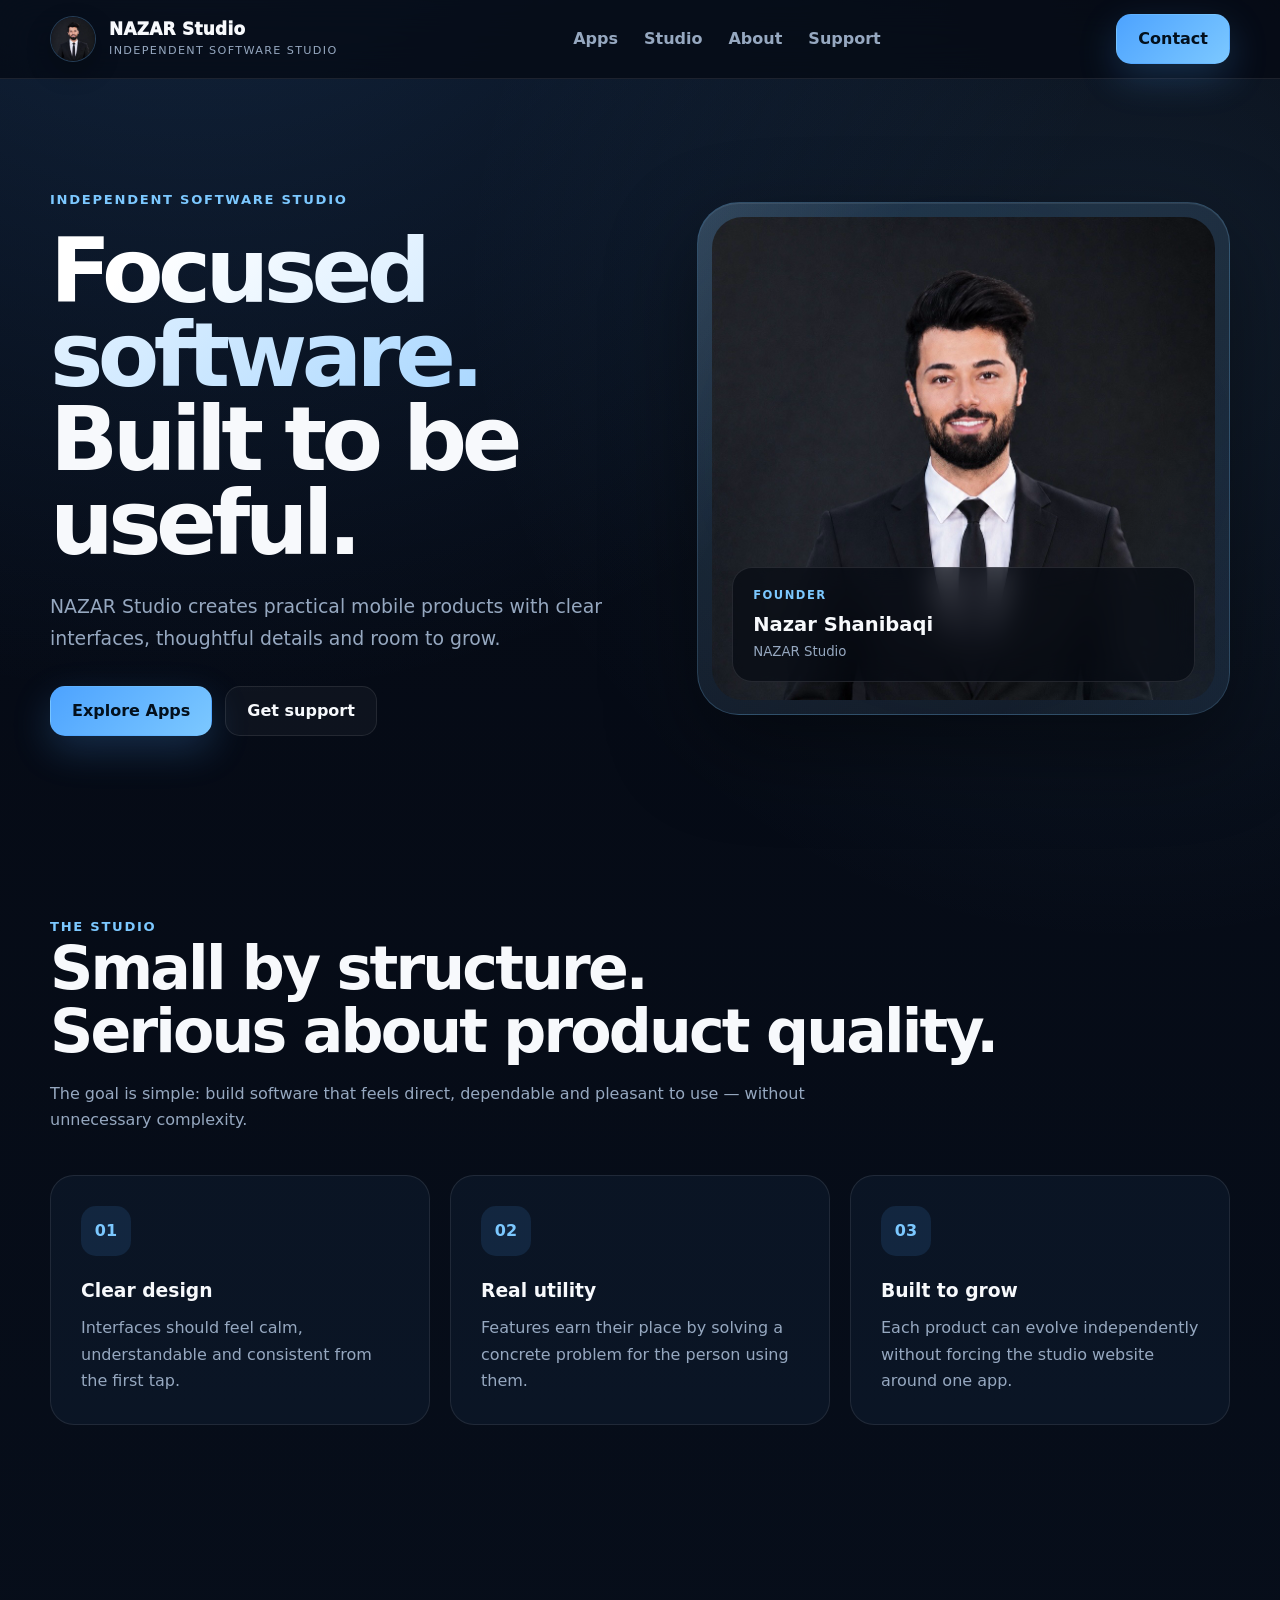
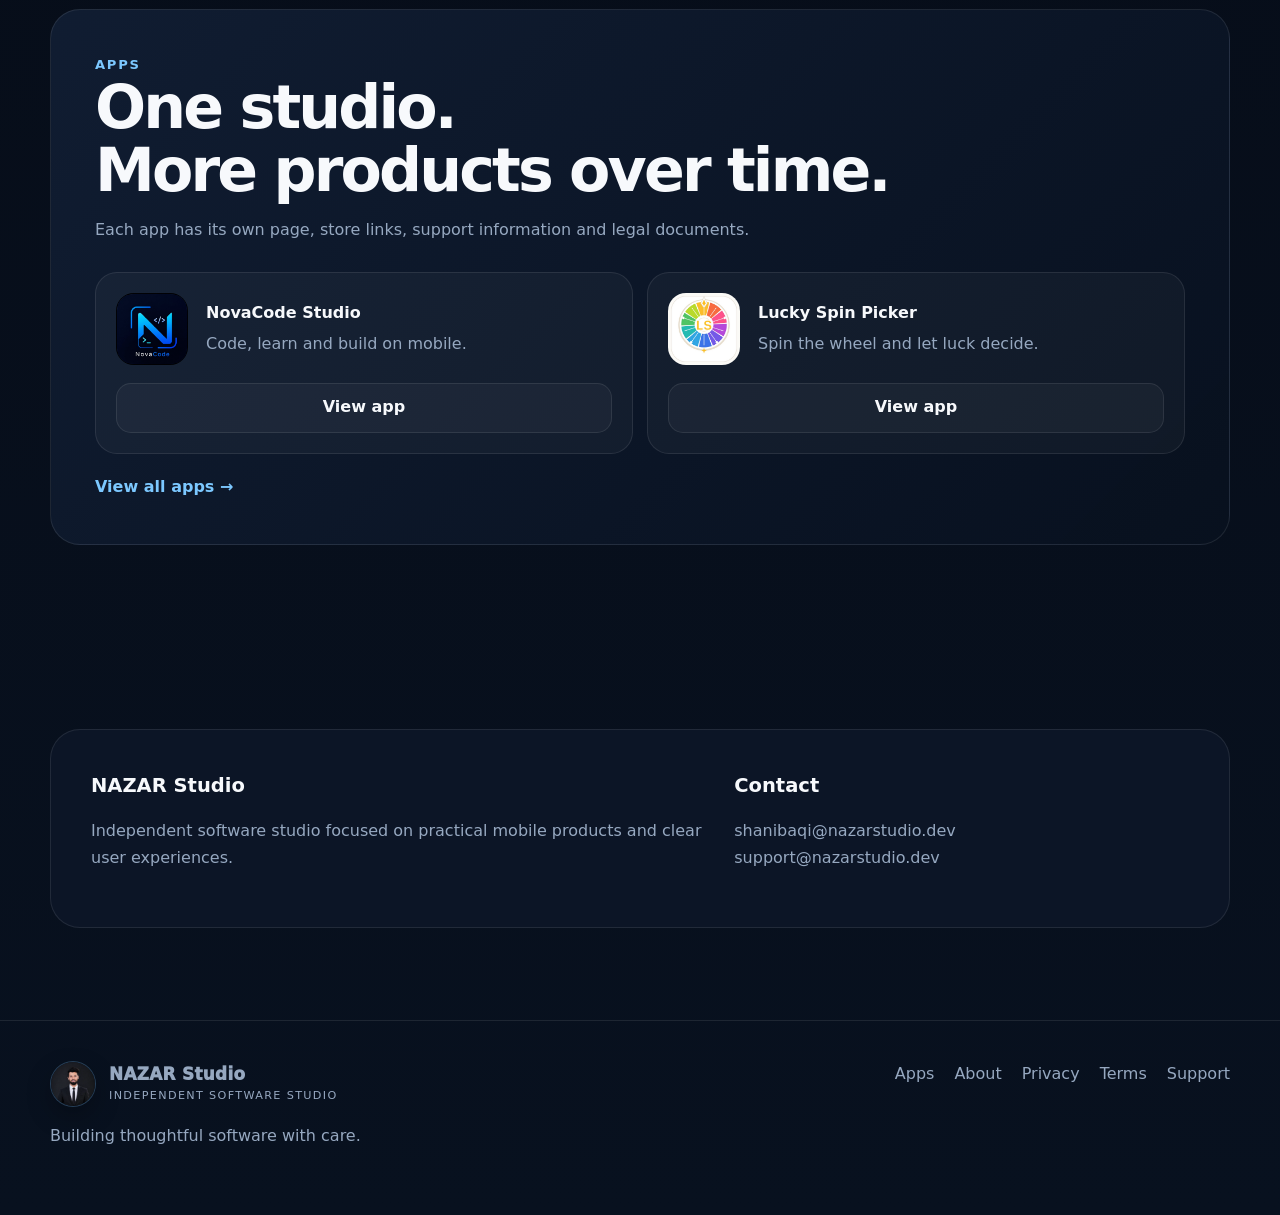
<file: index.html>
<!doctype html>
<html lang="en">
<head>
  <meta charset="utf-8">
  <meta name="viewport" content="width=device-width,initial-scale=1">
  <meta name="theme-color" content="#050913">
  <meta name="description" content="NAZAR Studio — independent software studio building focused mobile products with clear design and practical utility.">
  <title>NAZAR Studio — Independent Software Studio</title>
  <link rel="icon" href="assets/nazar-favicon.png" type="image/png">
  <link rel="stylesheet" href="styles.css">
</head>
<body>
<header>
  <div class="container nav">
    <a class="brand" href="index.html">
      <img class="profile-mark" src="assets/nazar-profile-hq.png" alt="Nazar Shanibaqi">
      <span class="brandcopy"><span class="brandname">NAZAR Studio</span><span class="brandtag">Independent Software Studio</span></span>
    </a>
    <nav class="navlinks">
      <a href="apps.html">Apps</a>
      <a href="#studio">Studio</a>
      <a href="about.html">About</a>
      <a href="support.html">Support</a>
    </nav>
    <a class="btn primary" href="mailto:shanibaqi@nazarstudio.dev">Contact</a>
  </div>
</header>
<main>
  <section class="hero studio-hero">
    <div class="container studio-hero-grid">
      <div class="reveal">
        <div class="kicker">Independent Software Studio</div>
        <h1><span>Focused software.</span><br>Built to be useful.</h1>
        <p class="lead">NAZAR Studio creates practical mobile products with clear interfaces, thoughtful details and room to grow.</p>
        <div class="actions">
          <a class="btn primary" href="apps.html">Explore Apps</a>
          <a class="btn secondary" href="support.html">Get support</a>
        </div>
      </div>
      <a class="founder-portrait reveal" href="about.html" aria-label="About Nazar Shanibaqi">
        <div class="portrait-glow"></div>
        <div class="portrait-frame tilt-card">
          <img src="assets/nazar-profile-hq.png" alt="Nazar Shanibaqi, founder of NAZAR Studio">
          <div class="portrait-caption"><span>Founder</span><strong>Nazar Shanibaqi</strong><small>NAZAR Studio</small></div>
        </div>
      </a>
    </div>
  </section>

  <section class="section" id="studio">
    <div class="container">
      <div class="kicker">The studio</div>
      <h2>Small by structure.<br>Serious about product quality.</h2>
      <p class="section-intro">The goal is simple: build software that feels direct, dependable and pleasant to use — without unnecessary complexity.</p>
      <div class="grid">
        <div class="card reveal"><div class="icon">01</div><h3>Clear design</h3><p>Interfaces should feel calm, understandable and consistent from the first tap.</p></div>
        <div class="card reveal"><div class="icon">02</div><h3>Real utility</h3><p>Features earn their place by solving a concrete problem for the person using them.</p></div>
        <div class="card reveal"><div class="icon">03</div><h3>Built to grow</h3><p>Each product can evolve independently without forcing the studio website around one app.</p></div>
      </div>
    </div>
  </section>

  <section class="section">
    <div class="container apps-preview reveal">
      <div>
        <div class="kicker">Apps</div>
        <h2>One studio.<br>More products over time.</h2>
        <p>Each app has its own page, store links, support information and legal documents.</p>
      </div>
      <div class="preview-apps-grid">
        <div class="preview-app-card">
          <img src="assets/novacode-icon.png" alt="NovaCode Studio icon">
          <div><strong>NovaCode Studio</strong><span>Code, learn and build on mobile.</span></div>
          <a class="btn secondary" href="novacode.html">View app</a>
        </div>
        <div class="preview-app-card">
          <img src="assets/lucky-spin-picker-icon.png" alt="Lucky Spin Picker app icon">
          <div><strong>Lucky Spin Picker</strong><span>Spin the wheel and let luck decide.</span></div>
          <a class="btn secondary" href="lucky-spin-picker.html">View app</a>
        </div>
      </div>
      <a class="text-link" href="apps.html">View all apps →</a>
    </div>
  </section>

  <section class="section">
    <div class="container studio-strip reveal">
      <div><strong>NAZAR Studio</strong><p>Independent software studio focused on practical mobile products and clear user experiences.</p></div>
      <div><strong>Contact</strong><p><a href="mailto:shanibaqi@nazarstudio.dev">shanibaqi@nazarstudio.dev</a><br><a href="mailto:support@nazarstudio.dev">support@nazarstudio.dev</a></p></div>
    </div>
  </section>
</main>
<footer>
  <div class="container footer">
    <div><div class="brand"><img class="profile-mark" src="assets/nazar-profile-hq.png" alt="Nazar Shanibaqi"><span class="brandcopy"><span class="brandname">NAZAR Studio</span><span class="brandtag">Independent Software Studio</span></span></div><p>Building thoughtful software with care.</p></div>
    <div class="footerlinks"><a href="apps.html">Apps</a><a href="about.html">About</a><a href="privacy.html">Privacy</a><a href="terms.html">Terms</a><a href="support.html">Support</a></div>
  </div>
</footer>
<script src="script.js"></script>
</body>
</html>
</file>
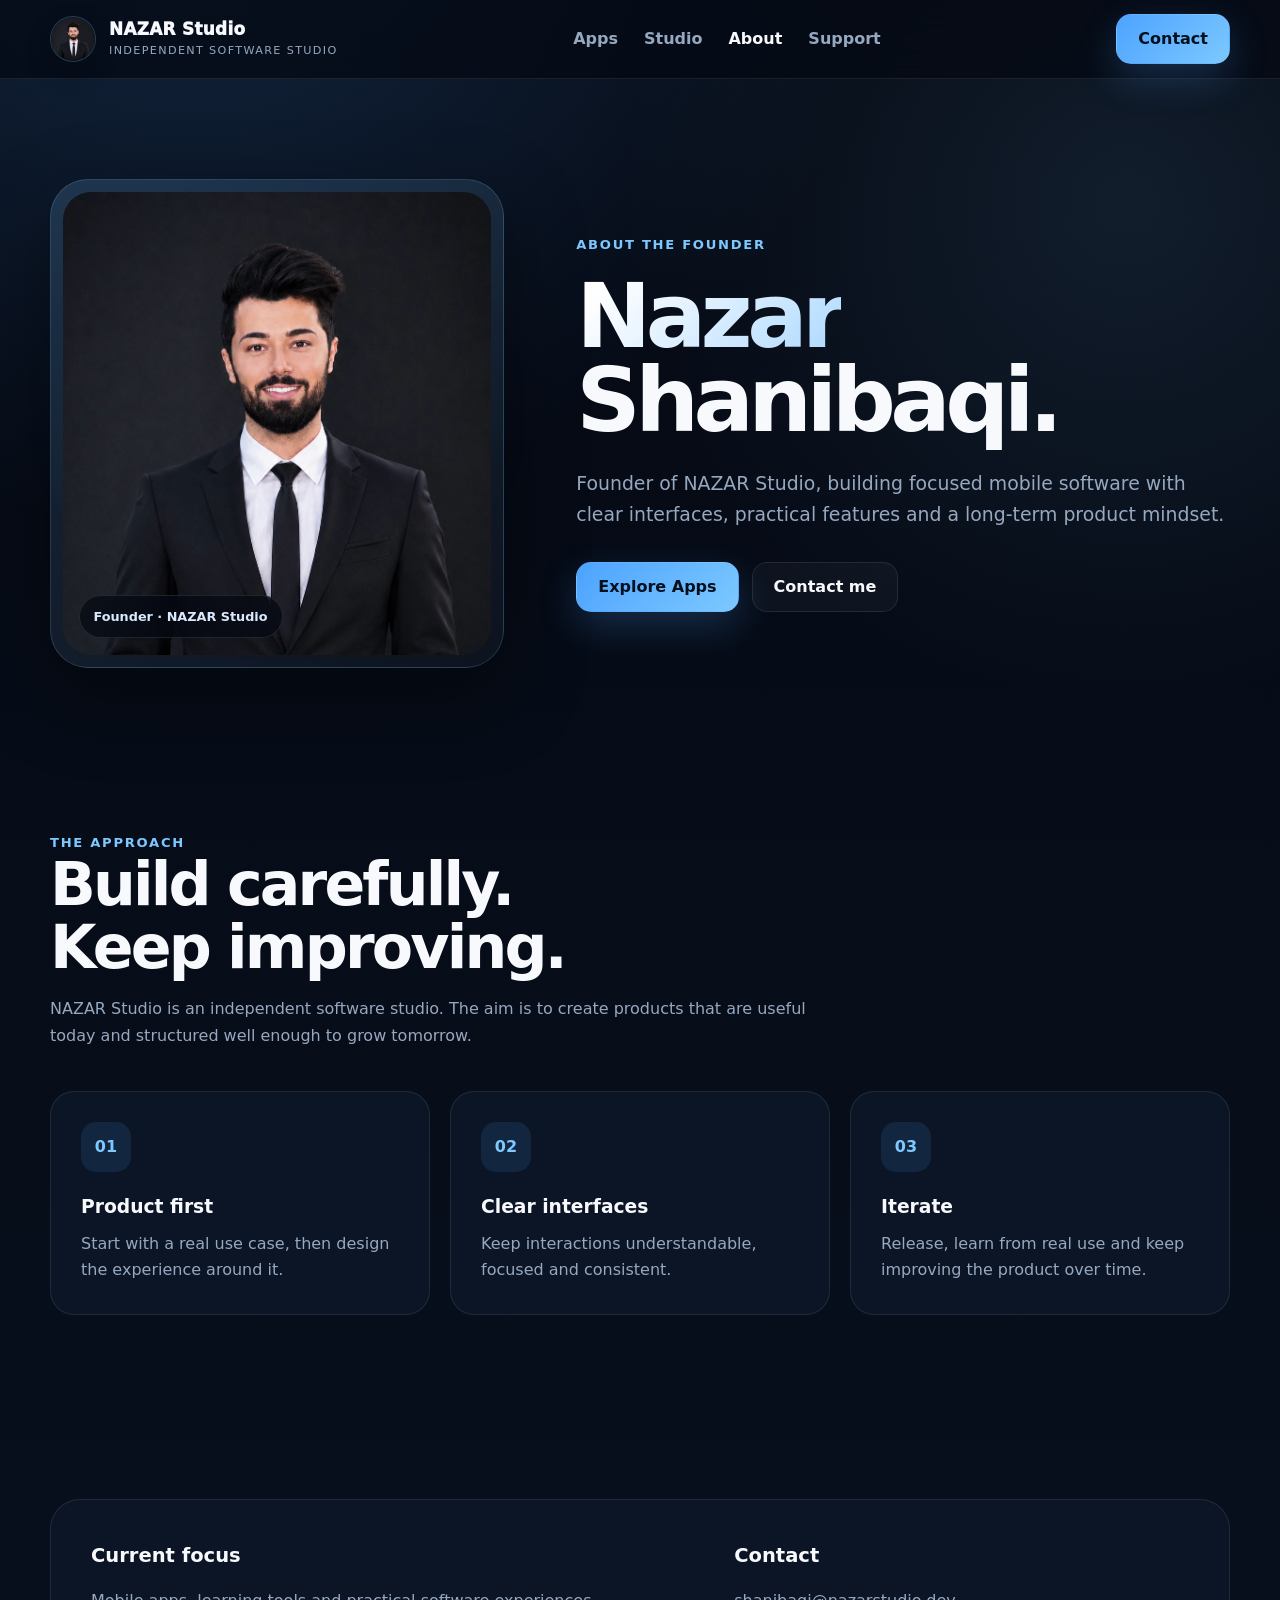
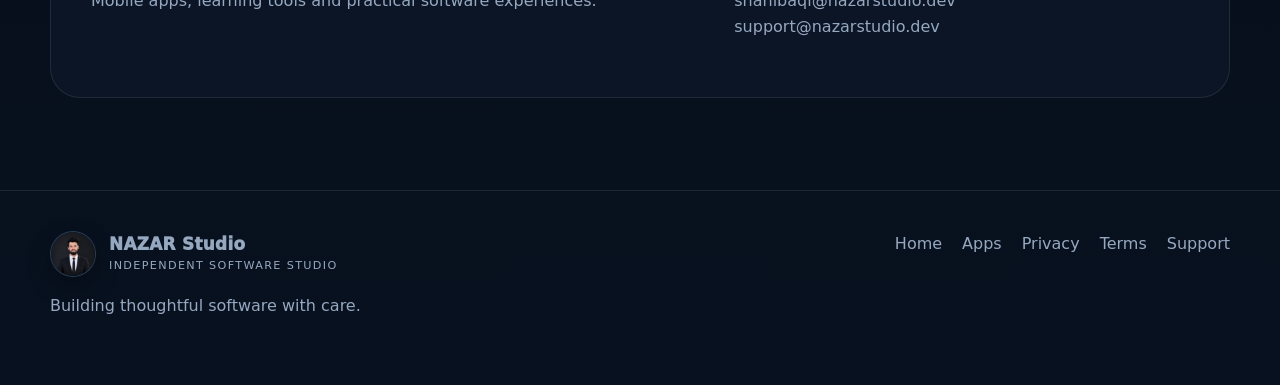
<file: about.html>
<!doctype html>
<html lang="en">
<head>
  <meta charset="utf-8">
  <meta name="viewport" content="width=device-width,initial-scale=1">
  <meta name="theme-color" content="#050913">
  <meta name="description" content="About Nazar Shanibaqi, founder of NAZAR Studio.">
  <title>About — NAZAR Studio</title>
  <link rel="icon" href="assets/nazar-favicon.png" type="image/png">
  <link rel="stylesheet" href="styles.css">
</head>
<body>
<header><div class="container nav"><a class="brand" href="index.html"><img class="profile-mark" src="assets/nazar-profile-hq.png" alt="Nazar Shanibaqi"><span class="brandcopy"><span class="brandname">NAZAR Studio</span><span class="brandtag">Independent Software Studio</span></span></a><nav class="navlinks"><a href="apps.html">Apps</a><a href="index.html#studio">Studio</a><a class="active-link" href="about.html">About</a><a href="support.html">Support</a></nav><a class="btn primary" href="mailto:shanibaqi@nazarstudio.dev">Contact</a></div></header>
<main>
<section class="about-hero"><div class="container about-grid"><div class="about-photo-wrap reveal"><div class="portrait-glow"></div><div class="about-photo tilt-card"><img src="assets/nazar-profile-hq.png" alt="Nazar Shanibaqi"><span class="photo-chip">Founder · NAZAR Studio</span></div></div><div class="reveal"><div class="kicker">About the founder</div><h1><span>Nazar</span><br>Shanibaqi.</h1><p class="lead">Founder of NAZAR Studio, building focused mobile software with clear interfaces, practical features and a long-term product mindset.</p><div class="actions"><a class="btn primary" href="apps.html">Explore Apps</a><a class="btn secondary" href="mailto:shanibaqi@nazarstudio.dev">Contact me</a></div></div></div></section>
<section class="section"><div class="container"><div class="kicker">The approach</div><h2>Build carefully.<br>Keep improving.</h2><p class="section-intro">NAZAR Studio is an independent software studio. The aim is to create products that are useful today and structured well enough to grow tomorrow.</p><div class="grid"><div class="card reveal"><div class="icon">01</div><h3>Product first</h3><p>Start with a real use case, then design the experience around it.</p></div><div class="card reveal"><div class="icon">02</div><h3>Clear interfaces</h3><p>Keep interactions understandable, focused and consistent.</p></div><div class="card reveal"><div class="icon">03</div><h3>Iterate</h3><p>Release, learn from real use and keep improving the product over time.</p></div></div></div></section>
<section class="section"><div class="container studio-strip reveal"><div><strong>Current focus</strong><p>Mobile apps, learning tools and practical software experiences.</p></div><div><strong>Contact</strong><p><a href="mailto:shanibaqi@nazarstudio.dev">shanibaqi@nazarstudio.dev</a><br><a href="mailto:support@nazarstudio.dev">support@nazarstudio.dev</a></p></div></div></section>
</main>
<footer><div class="container footer"><div><div class="brand"><img class="profile-mark" src="assets/nazar-profile-hq.png" alt="Nazar Shanibaqi"><span class="brandcopy"><span class="brandname">NAZAR Studio</span><span class="brandtag">Independent Software Studio</span></span></div><p>Building thoughtful software with care.</p></div><div class="footerlinks"><a href="index.html">Home</a><a href="apps.html">Apps</a><a href="privacy.html">Privacy</a><a href="terms.html">Terms</a><a href="support.html">Support</a></div></div></footer>
<script src="script.js"></script></body></html>
</file>
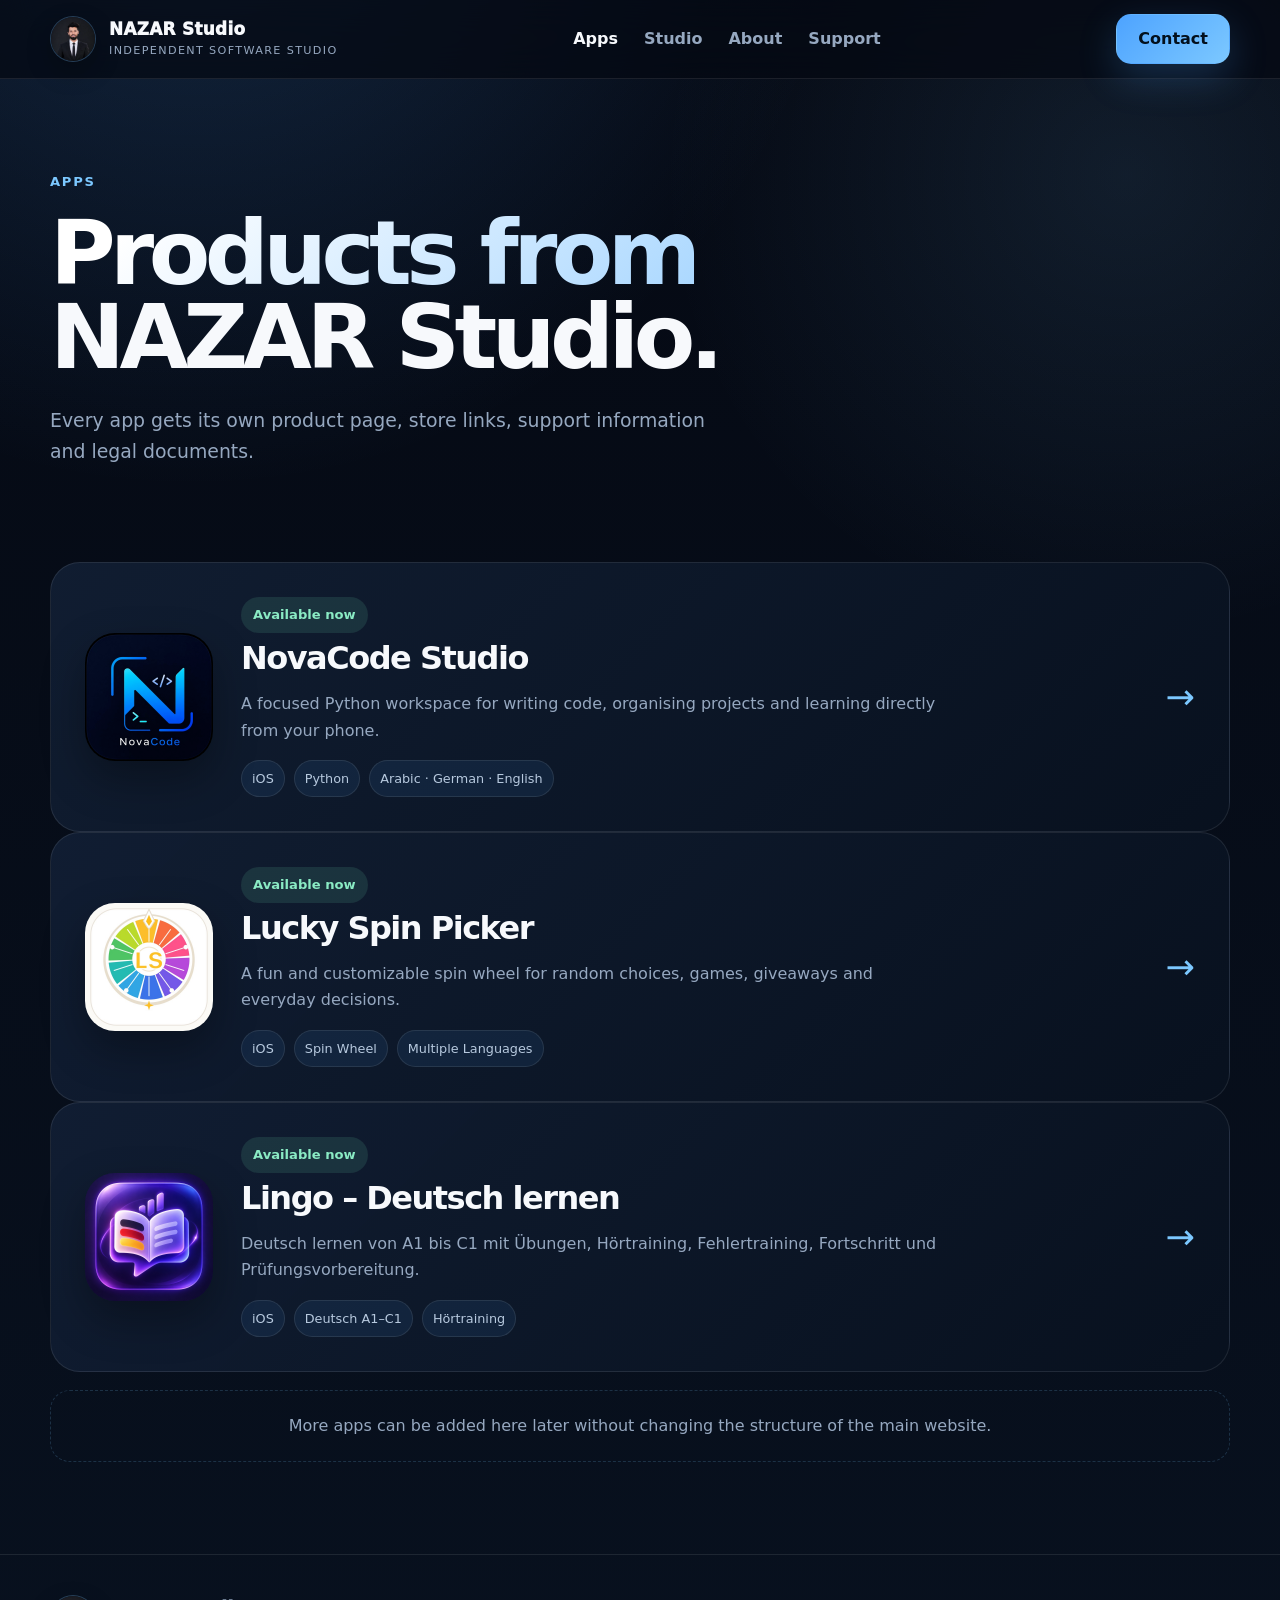
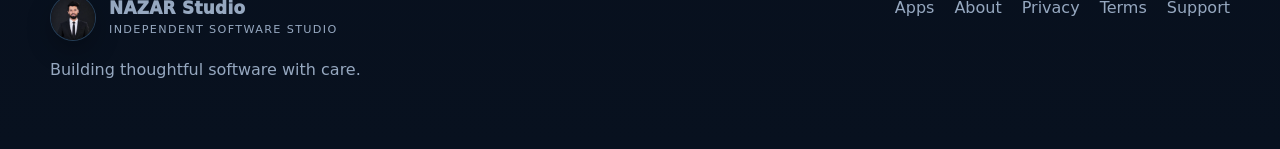
<file: apps.html>
<!doctype html>
<html lang="en">
<head>
  <meta charset="utf-8">
  <meta name="viewport" content="width=device-width,initial-scale=1">
  <meta name="theme-color" content="#050913">
  <meta name="description" content="Apps by NAZAR Studio.">
  <title>Apps — NAZAR Studio</title>
  <link rel="icon" href="assets/nazar-favicon.png" type="image/png">
  <link rel="stylesheet" href="styles.css">
</head>
<body>
<header><div class="container nav"><a class="brand" href="index.html"><img class="profile-mark" src="assets/nazar-profile-hq.png" alt="Nazar Shanibaqi"><span class="brandcopy"><span class="brandname">NAZAR Studio</span><span class="brandtag">Independent Software Studio</span></span></a><nav class="navlinks"><a class="active-link" href="apps.html">Apps</a><a href="index.html#studio">Studio</a><a href="about.html">About</a><a href="support.html">Support</a></nav><a class="btn primary" href="mailto:shanibaqi@nazarstudio.dev">Contact</a></div></header>
<main>
<section class="product-page-hero"><div class="container"><div class="kicker">Apps</div><h1><span>Products from</span><br>NAZAR Studio.</h1><p class="lead">Every app gets its own product page, store links, support information and legal documents.</p></div></section>
<section class="section apps-library"><div class="container"><a class="app-library-card reveal" href="novacode.html"><img src="assets/novacode-icon.png" alt="NovaCode Studio icon"><div class="app-library-copy"><span class="badge">Available now</span><h2>NovaCode Studio</h2><p>A focused Python workspace for writing code, organising projects and learning directly from your phone.</p><div class="mini-meta"><span>iOS</span><span>Python</span><span>Arabic · German · English</span></div></div><span class="app-arrow">→</span></a><a class="app-library-card reveal" href="lucky-spin-picker.html"><img src="assets/lucky-spin-picker-icon.png" alt="Lucky Spin Picker app icon"><div class="app-library-copy"><span class="badge">Available now</span><h2>Lucky Spin Picker</h2><p>A fun and customizable spin wheel for random choices, games, giveaways and everyday decisions.</p><div class="mini-meta"><span>iOS</span><span>Spin Wheel</span><span>Multiple Languages</span></div></div><span class="app-arrow">→</span></a><a class="app-library-card reveal" href="lingo.html"><img src="assets/lingo-icon.png" alt="Lingo – Deutsch lernen app icon"><div class="app-library-copy"><span class="badge">Available now</span><h2>Lingo – Deutsch lernen</h2><p>Deutsch lernen von A1 bis C1 mit Übungen, Hörtraining, Fehlertraining, Fortschritt und Prüfungsvorbereitung.</p><div class="mini-meta"><span>iOS</span><span>Deutsch A1–C1</span><span>Hörtraining</span></div></div><span class="app-arrow">→</span></a><div class="future-app reveal"><span>More apps can be added here later without changing the structure of the main website.</span></div></div></section>
</main>
<footer><div class="container footer"><div><div class="brand"><img class="profile-mark" src="assets/nazar-profile-hq.png" alt="Nazar Shanibaqi"><span class="brandcopy"><span class="brandname">NAZAR Studio</span><span class="brandtag">Independent Software Studio</span></span></div><p>Building thoughtful software with care.</p></div><div class="footerlinks"><a href="apps.html">Apps</a><a href="about.html">About</a><a href="privacy.html">Privacy</a><a href="terms.html">Terms</a><a href="support.html">Support</a></div></div></footer><script src="script.js"></script></body></html>
</file>
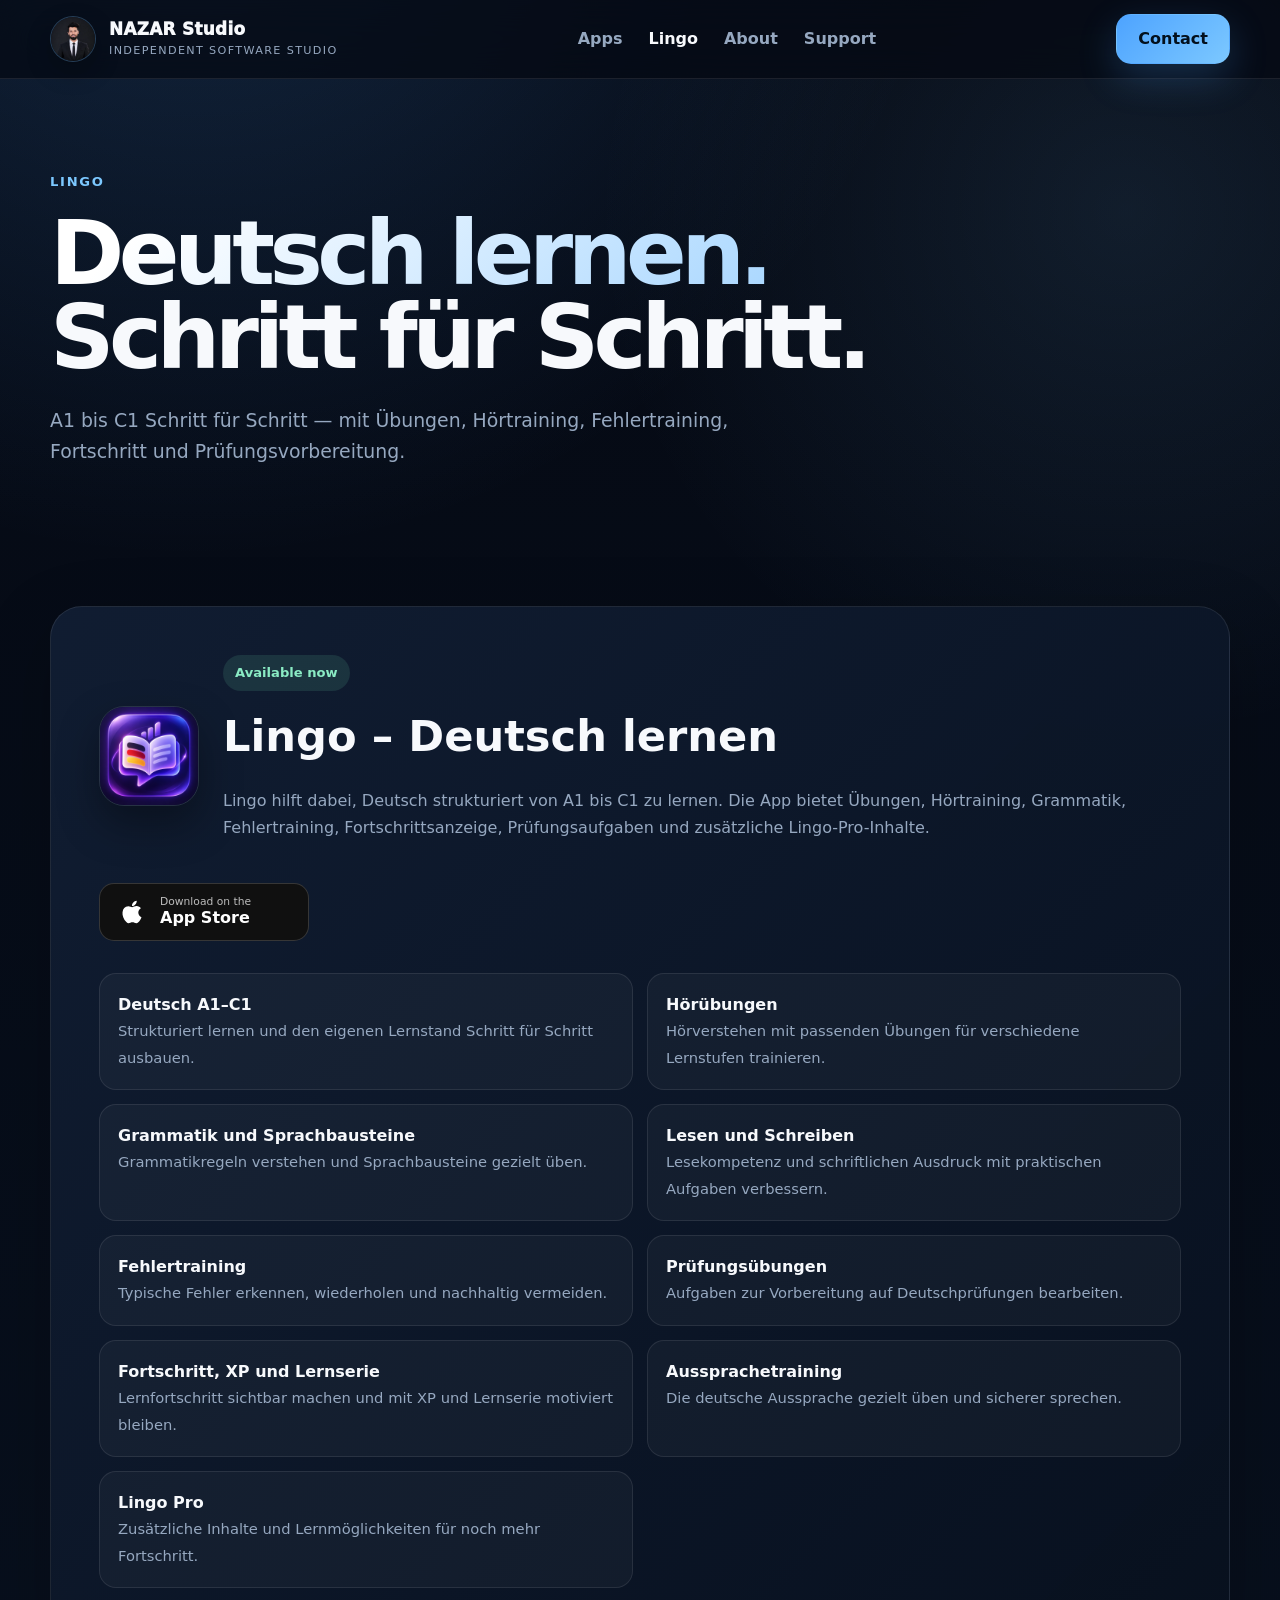
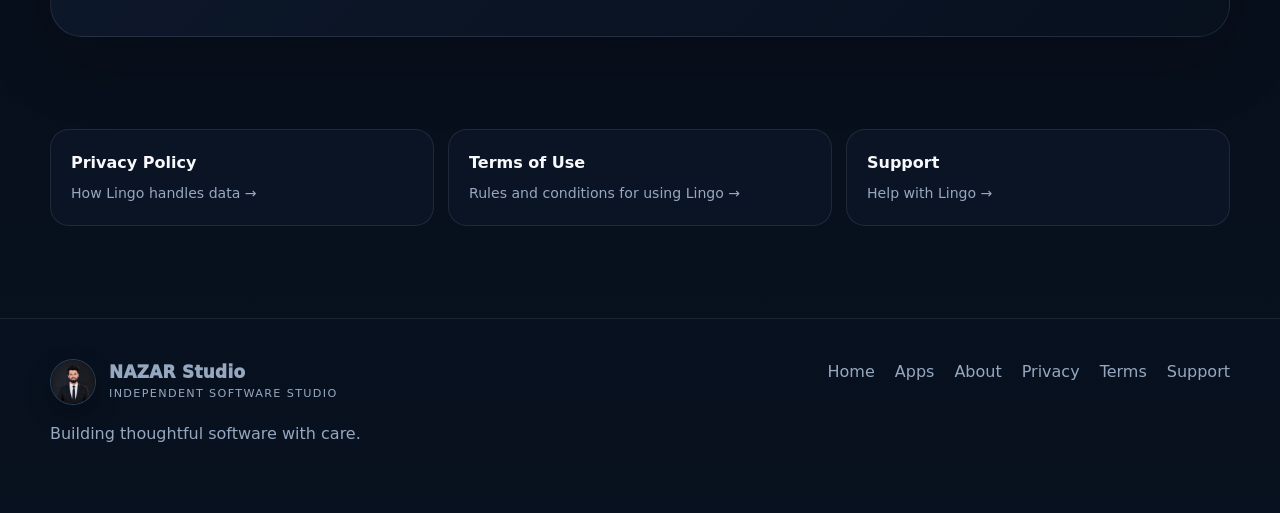
<file: lingo.html>
<!doctype html>
<html lang="de">
<head>
  <meta charset="utf-8">
  <meta name="viewport" content="width=device-width,initial-scale=1">
  <meta name="theme-color" content="#050913">
  <meta name="description" content="Lingo – Deutsch lernen von A1 bis C1 — NAZAR Studio">
  <title>Lingo – Deutsch lernen — NAZAR Studio</title>
  <link rel="icon" href="assets/nazar-favicon.png" type="image/png">
  <link rel="stylesheet" href="styles.css">
</head>
<body>
<header><div class="container nav"><a class="brand" href="index.html"><img class="profile-mark" src="assets/nazar-profile-hq.png" alt="Nazar Shanibaqi"><span class="brandcopy"><span class="brandname">NAZAR Studio</span><span class="brandtag">Independent Software Studio</span></span></a><nav class="navlinks"><a href="apps.html">Apps</a><a class="active-link" href="lingo.html">Lingo</a><a href="about.html">About</a><a href="support.html">Support</a></nav><a class="btn primary" href="mailto:shanibaqi@nazarstudio.dev">Contact</a></div></header>
<main>
<section class="product-page-hero"><div class="container"><div class="kicker">Lingo</div><h1><span>Deutsch lernen.</span><br>Schritt für Schritt.</h1><p class="lead">A1 bis C1 Schritt für Schritt — mit Übungen, Hörtraining, Fehlertraining, Fortschritt und Prüfungsvorbereitung.</p></div></section>
<section class="section" id="lingo"><div class="container"><div class="product reveal"><div class="product-head"><img class="app-icon" src="assets/lingo-icon.png" alt="Lingo – Deutsch lernen app icon"><div><span class="badge">Available now</span><h3>Lingo – Deutsch lernen</h3><p>Lingo hilft dabei, Deutsch strukturiert von A1 bis C1 zu lernen. Die App bietet Übungen, Hörtraining, Grammatik, Fehlertraining, Fortschrittsanzeige, Prüfungsaufgaben und zusätzliche Lingo-Pro-Inhalte.</p></div></div><div class="store-buttons"><a class="store dark" href="https://apps.apple.com/de/app/lingo-deutsch-lernen/id6813969394" target="_blank" rel="noopener" aria-label="Download Lingo – Deutsch lernen on the App Store"><svg viewBox="0 0 24 24" fill="currentColor" aria-hidden="true"><path d="M17.05 20.28c-.98.95-2.05.8-3.08.35-1.09-.46-2.09-.48-3.24 0-1.44.62-2.2.44-3.06-.35C2.79 15.25 3.51 7.59 9.05 7.31c1.35.07 2.29.74 3.08.79 1.18-.24 2.31-.93 3.57-.84 1.51.12 2.65.72 3.4 1.8-3.12 1.87-2.38 5.98.48 7.13-.57 1.5-1.31 2.99-2.53 4.09zM12.03 7.25C11.88 5.02 13.69 3.18 15.77 3c.29 2.58-2.34 4.5-3.74 4.25z"/></svg><span><small>Download on the</small><strong>App Store</strong></span></a></div><div class="feature-list" id="features"><div class="feature-row"><strong>Deutsch A1–C1</strong><span>Strukturiert lernen und den eigenen Lernstand Schritt für Schritt ausbauen.</span></div><div class="feature-row"><strong>Hörübungen</strong><span>Hörverstehen mit passenden Übungen für verschiedene Lernstufen trainieren.</span></div><div class="feature-row"><strong>Grammatik und Sprachbausteine</strong><span>Grammatikregeln verstehen und Sprachbausteine gezielt üben.</span></div><div class="feature-row"><strong>Lesen und Schreiben</strong><span>Lesekompetenz und schriftlichen Ausdruck mit praktischen Aufgaben verbessern.</span></div><div class="feature-row"><strong>Fehlertraining</strong><span>Typische Fehler erkennen, wiederholen und nachhaltig vermeiden.</span></div><div class="feature-row"><strong>Prüfungsübungen</strong><span>Aufgaben zur Vorbereitung auf Deutschprüfungen bearbeiten.</span></div><div class="feature-row"><strong>Fortschritt, XP und Lernserie</strong><span>Lernfortschritt sichtbar machen und mit XP und Lernserie motiviert bleiben.</span></div><div class="feature-row"><strong>Aussprachetraining</strong><span>Die deutsche Aussprache gezielt üben und sicherer sprechen.</span></div><div class="feature-row"><strong>Lingo Pro</strong><span>Zusätzliche Inhalte und Lernmöglichkeiten für noch mehr Fortschritt.</span></div></div></div></div></section>
<section class="section product-links-section"><div class="container"><div class="product-links reveal"><a href="privacy.html"><strong>Privacy Policy</strong><span>How Lingo handles data →</span></a><a href="terms.html"><strong>Terms of Use</strong><span>Rules and conditions for using Lingo →</span></a><a href="support.html"><strong>Support</strong><span>Help with Lingo →</span></a></div></div></section>
</main>
<footer><div class="container footer"><div><div class="brand"><img class="profile-mark" src="assets/nazar-profile-hq.png" alt="Nazar Shanibaqi"><span class="brandcopy"><span class="brandname">NAZAR Studio</span><span class="brandtag">Independent Software Studio</span></span></div><p>Building thoughtful software with care.</p></div><div class="footerlinks"><a href="index.html">Home</a><a href="apps.html">Apps</a><a href="about.html">About</a><a href="privacy.html">Privacy</a><a href="terms.html">Terms</a><a href="support.html">Support</a></div></div></footer><script src="script.js"></script>
</body>
</html>
</file>
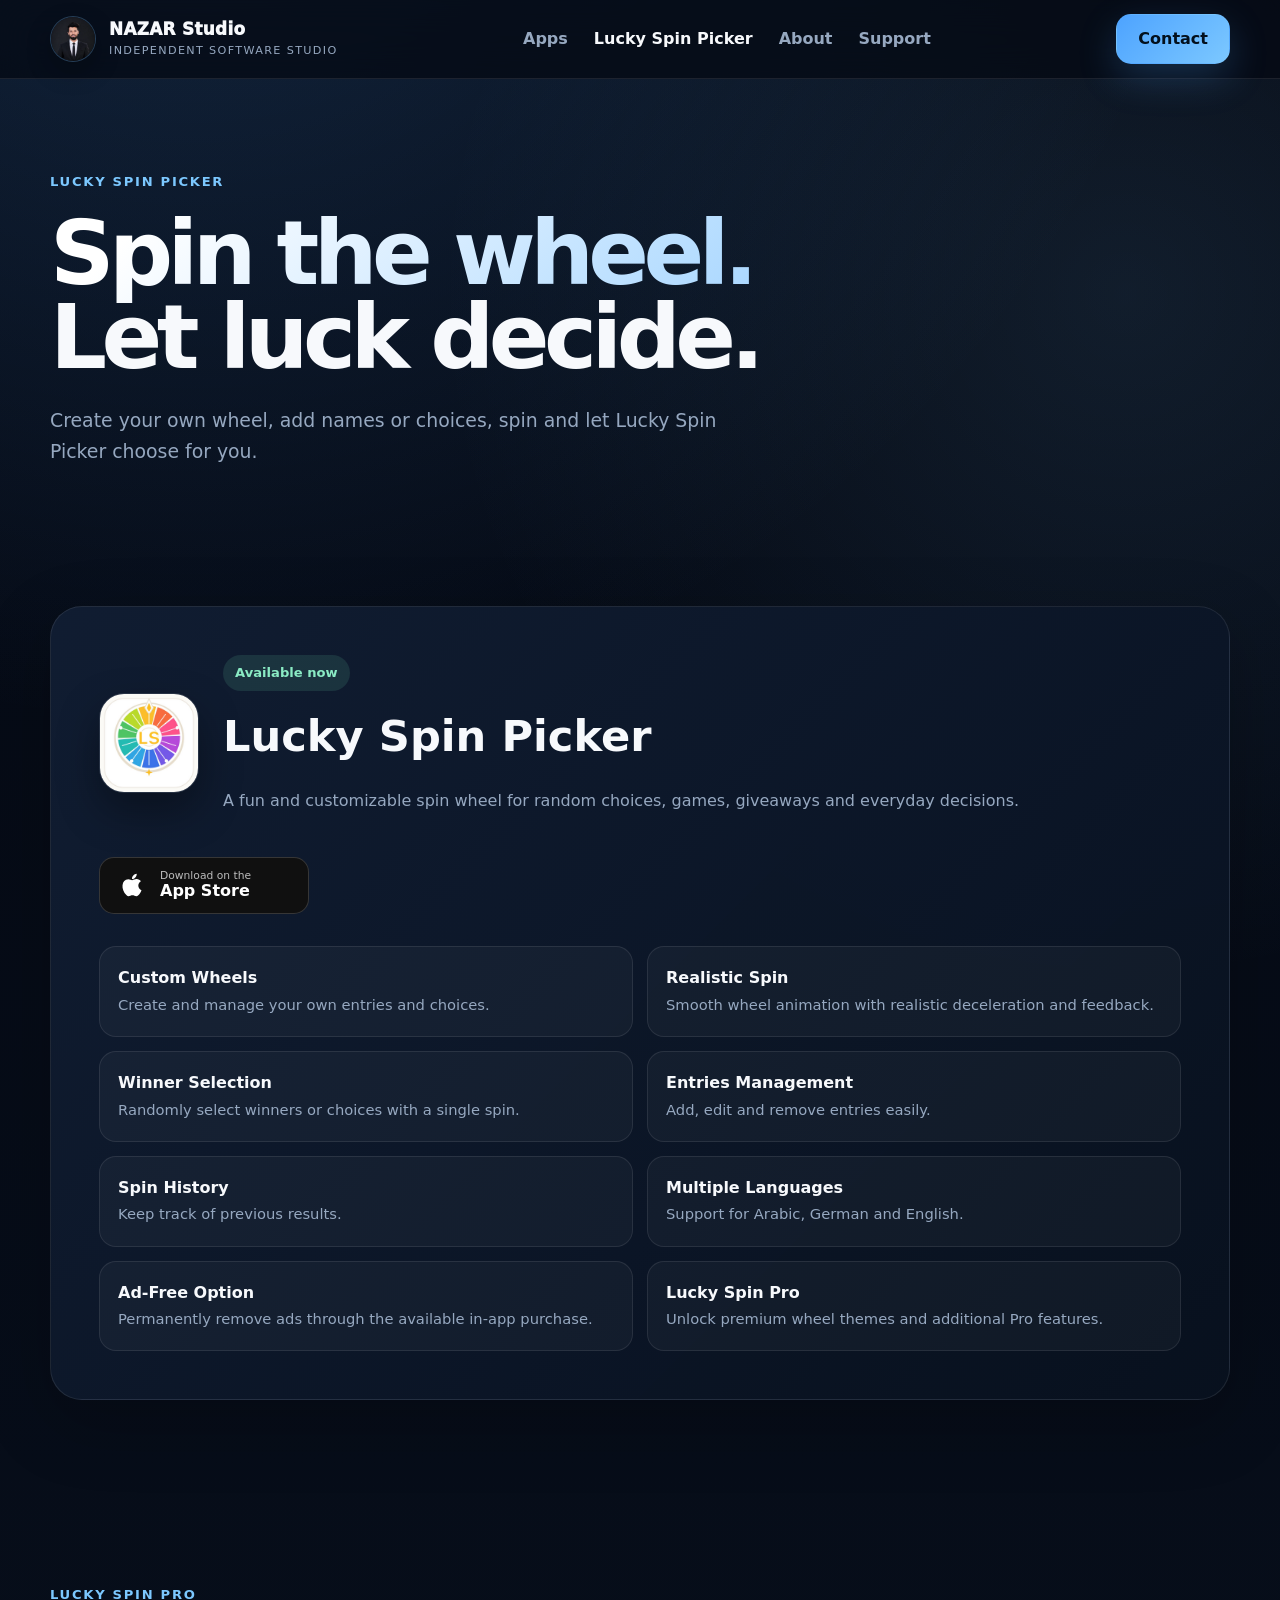
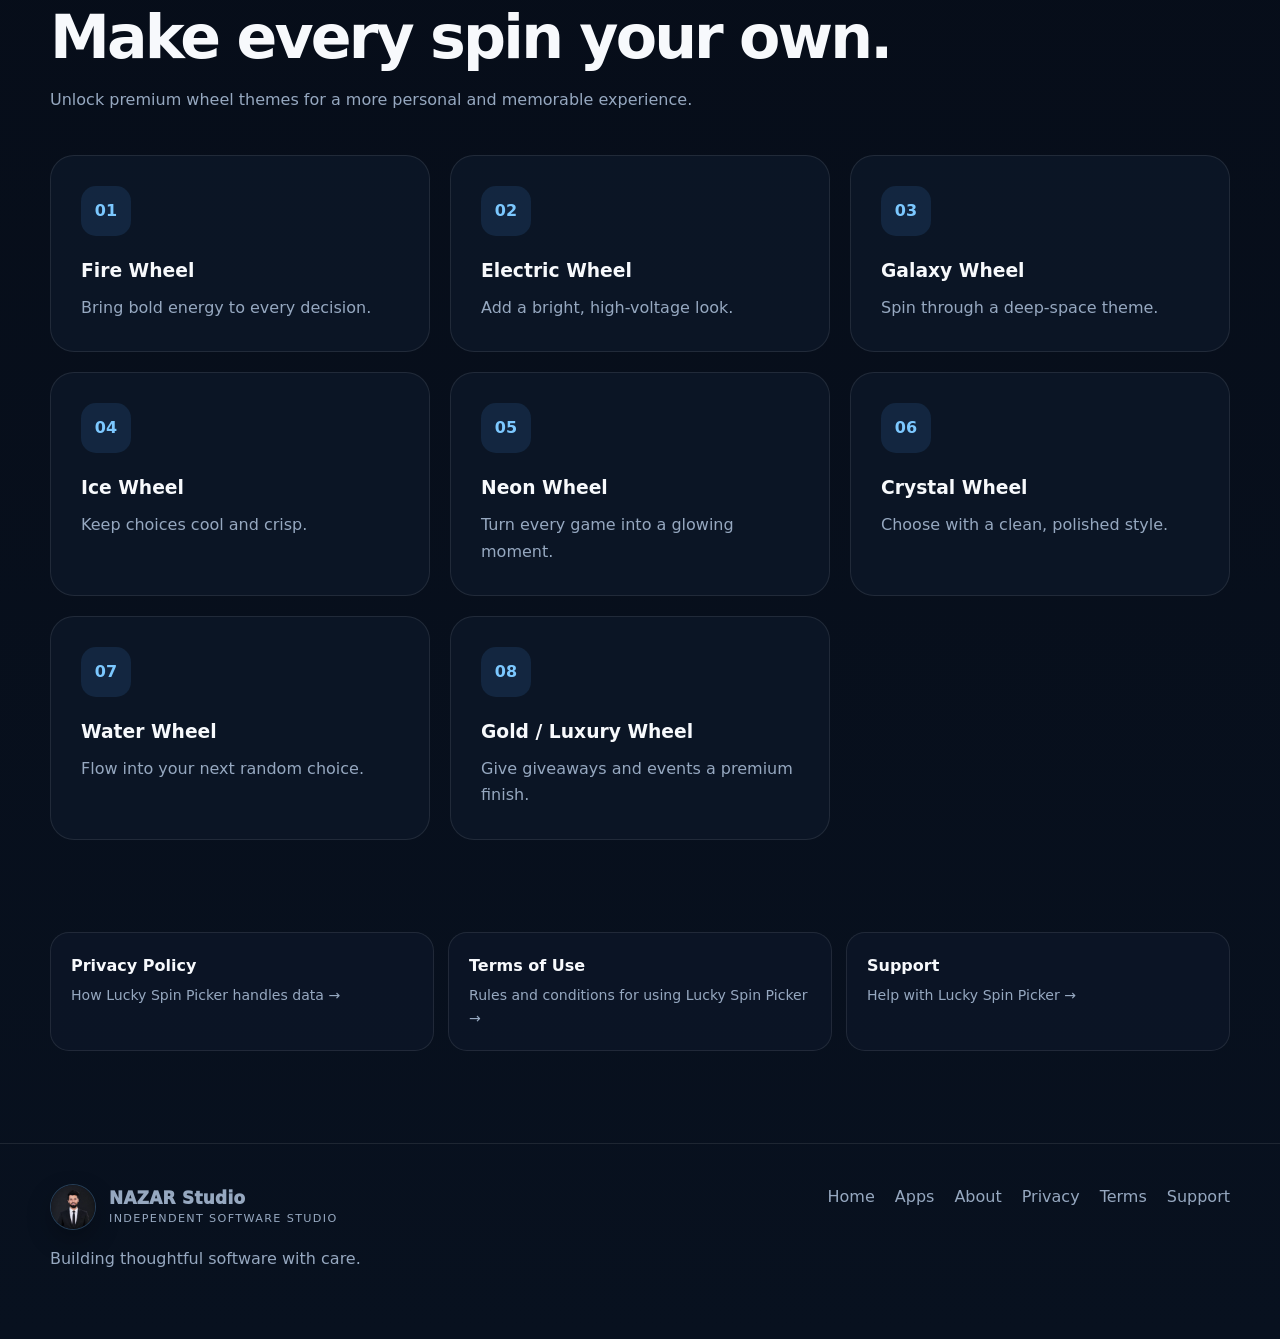
<file: lucky-spin-picker.html>
<!doctype html>
<html lang="en">
<head>
  <meta charset="utf-8">
  <meta name="viewport" content="width=device-width,initial-scale=1">
  <meta name="theme-color" content="#050913">
  <meta name="description" content="Lucky Spin Picker by NAZAR Studio — spin the wheel and let luck decide.">
  <title>Lucky Spin Picker — NAZAR Studio</title>
  <link rel="icon" href="assets/nazar-favicon.png" type="image/png">
  <link rel="stylesheet" href="styles.css">
</head>
<body>
<header><div class="container nav"><a class="brand" href="index.html"><img class="profile-mark" src="assets/nazar-profile-hq.png" alt="Nazar Shanibaqi"><span class="brandcopy"><span class="brandname">NAZAR Studio</span><span class="brandtag">Independent Software Studio</span></span></a><nav class="navlinks"><a href="apps.html">Apps</a><a class="active-link" href="lucky-spin-picker.html">Lucky Spin Picker</a><a href="about.html">About</a><a href="support.html">Support</a></nav><a class="btn primary" href="mailto:shanibaqi@nazarstudio.dev">Contact</a></div></header>
<main>
<section class="product-page-hero"><div class="container"><div class="kicker">Lucky Spin Picker</div><h1><span>Spin the wheel.</span><br>Let luck decide.</h1><p class="lead">Create your own wheel, add names or choices, spin and let Lucky Spin Picker choose for you.</p></div></section>
<section class="section" id="lucky-spin-picker"><div class="container"><div class="product reveal"><div class="product-head"><img class="app-icon" src="assets/lucky-spin-picker-icon.png" alt="Lucky Spin Picker app icon"><div><span class="badge">Available now</span><h3>Lucky Spin Picker</h3><p>A fun and customizable spin wheel for random choices, games, giveaways and everyday decisions.</p></div></div><div class="store-buttons"><a class="store dark" href="https://apps.apple.com/de/app/lucky-spin-picker/id6797039807" target="_blank" rel="noopener" aria-label="Download Lucky Spin Picker on the App Store"><svg viewBox="0 0 24 24" fill="currentColor" aria-hidden="true"><path d="M17.05 20.28c-.98.95-2.05.8-3.08.35-1.09-.46-2.09-.48-3.24 0-1.44.62-2.2.44-3.06-.35C2.79 15.25 3.51 7.59 9.05 7.31c1.35.07 2.29.74 3.08.79 1.18-.24 2.31-.93 3.57-.84 1.51.12 2.65.72 3.4 1.8-3.12 1.87-2.38 5.98.48 7.13-.57 1.5-1.31 2.99-2.53 4.09zM12.03 7.25C11.88 5.02 13.69 3.18 15.77 3c.29 2.58-2.34 4.5-3.74 4.25z"/></svg><span><small>Download on the</small><strong>App Store</strong></span></a></div><div class="feature-list" id="features"><div class="feature-row"><strong>Custom Wheels</strong><span>Create and manage your own entries and choices.</span></div><div class="feature-row"><strong>Realistic Spin</strong><span>Smooth wheel animation with realistic deceleration and feedback.</span></div><div class="feature-row"><strong>Winner Selection</strong><span>Randomly select winners or choices with a single spin.</span></div><div class="feature-row"><strong>Entries Management</strong><span>Add, edit and remove entries easily.</span></div><div class="feature-row"><strong>Spin History</strong><span>Keep track of previous results.</span></div><div class="feature-row"><strong>Multiple Languages</strong><span>Support for Arabic, German and English.</span></div><div class="feature-row"><strong>Ad-Free Option</strong><span>Permanently remove ads through the available in-app purchase.</span></div><div class="feature-row"><strong>Lucky Spin Pro</strong><span>Unlock premium wheel themes and additional Pro features.</span></div></div></div></div></section>
<section class="section"><div class="container"><div class="kicker">Lucky Spin Pro</div><h2>Make every spin your own.</h2><p class="section-intro">Unlock premium wheel themes for a more personal and memorable experience.</p><div class="grid"><div class="card reveal"><div class="icon">01</div><h3>Fire Wheel</h3><p>Bring bold energy to every decision.</p></div><div class="card reveal"><div class="icon">02</div><h3>Electric Wheel</h3><p>Add a bright, high-voltage look.</p></div><div class="card reveal"><div class="icon">03</div><h3>Galaxy Wheel</h3><p>Spin through a deep-space theme.</p></div><div class="card reveal"><div class="icon">04</div><h3>Ice Wheel</h3><p>Keep choices cool and crisp.</p></div><div class="card reveal"><div class="icon">05</div><h3>Neon Wheel</h3><p>Turn every game into a glowing moment.</p></div><div class="card reveal"><div class="icon">06</div><h3>Crystal Wheel</h3><p>Choose with a clean, polished style.</p></div><div class="card reveal"><div class="icon">07</div><h3>Water Wheel</h3><p>Flow into your next random choice.</p></div><div class="card reveal"><div class="icon">08</div><h3>Gold / Luxury Wheel</h3><p>Give giveaways and events a premium finish.</p></div></div></div></section>
<section class="section product-links-section"><div class="container"><div class="product-links reveal"><a href="privacy.html"><strong>Privacy Policy</strong><span>How Lucky Spin Picker handles data →</span></a><a href="terms.html"><strong>Terms of Use</strong><span>Rules and conditions for using Lucky Spin Picker →</span></a><a href="support.html"><strong>Support</strong><span>Help with Lucky Spin Picker →</span></a></div></div></section>
</main>
<footer><div class="container footer"><div><div class="brand"><img class="profile-mark" src="assets/nazar-profile-hq.png" alt="Nazar Shanibaqi"><span class="brandcopy"><span class="brandname">NAZAR Studio</span><span class="brandtag">Independent Software Studio</span></span></div><p>Building thoughtful software with care.</p></div><div class="footerlinks"><a href="index.html">Home</a><a href="apps.html">Apps</a><a href="about.html">About</a><a href="privacy.html">Privacy</a><a href="terms.html">Terms</a><a href="support.html">Support</a></div></div></footer><script src="script.js"></script></body>
</html>
</file>
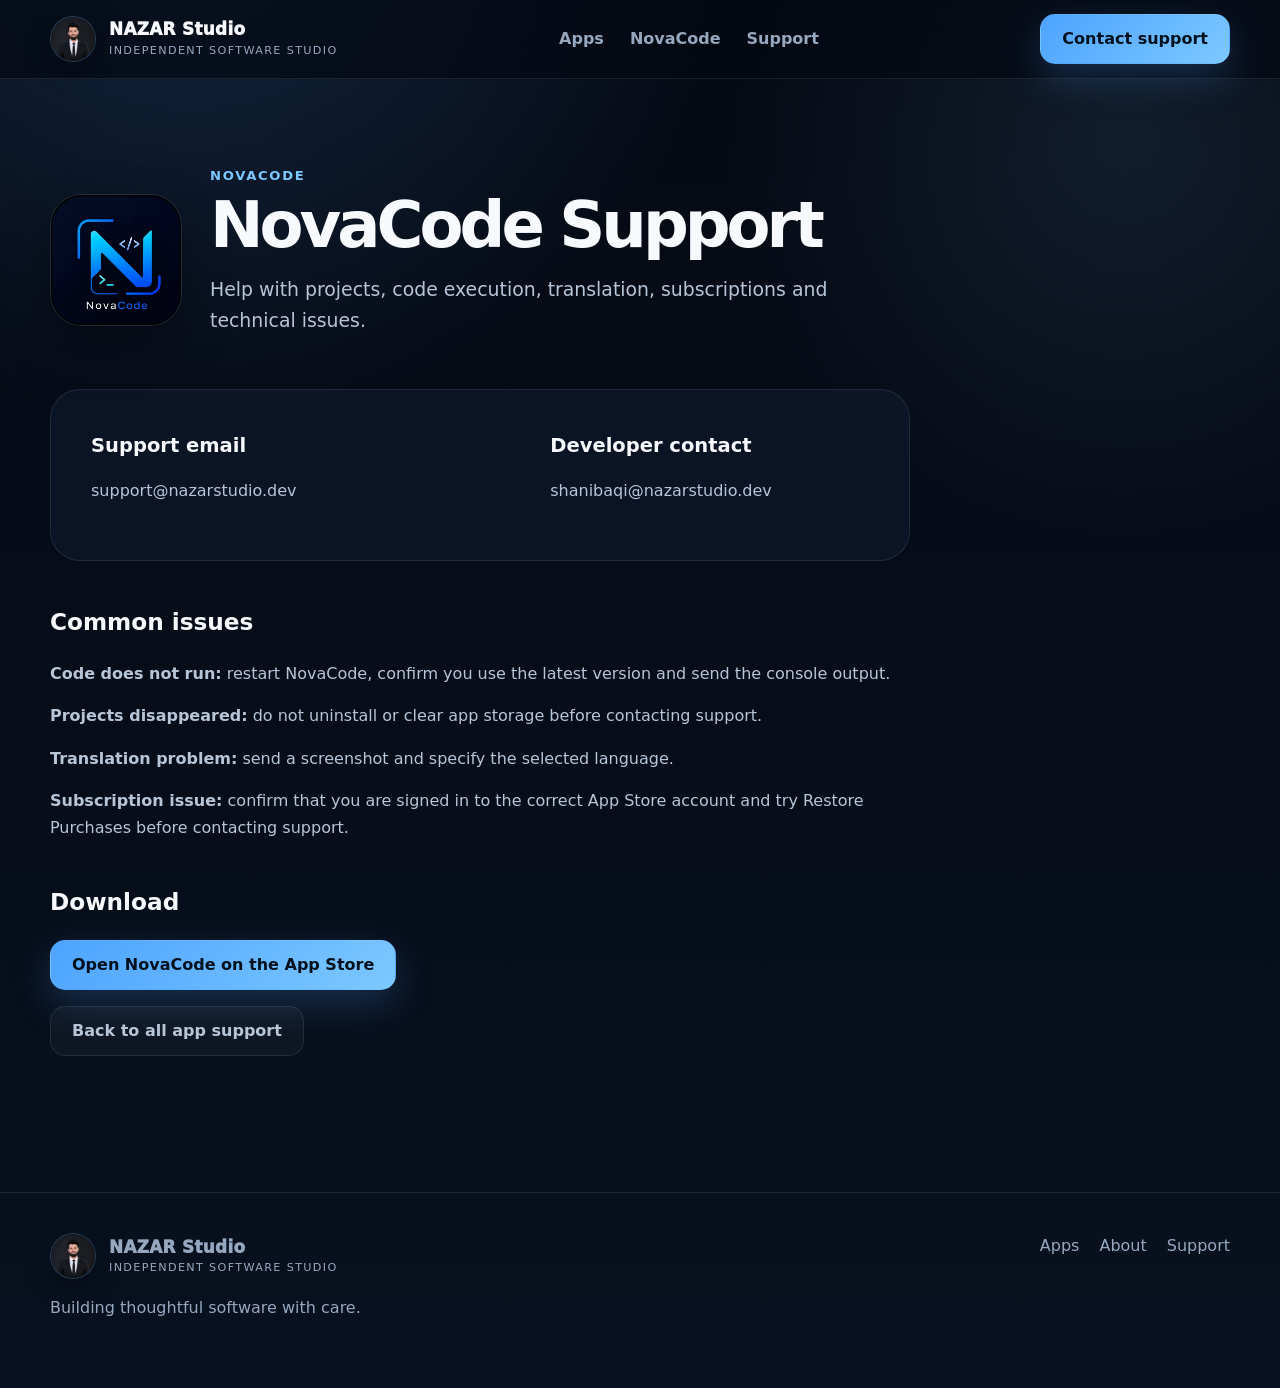
<file: novacode-support.html>
<!doctype html>
<html lang="en">
<head>
  <meta charset="utf-8">
  <meta name="viewport" content="width=device-width,initial-scale=1">
  <title>NovaCode Support — NAZAR Studio</title>
  <link rel="icon" href="assets/novacode-icon.png" type="image/png">
  <link rel="stylesheet" href="styles.css">
</head>
<body>
<header>
  <div class="container nav">
    <a class="brand" href="index.html">
      <img class="profile-mark" src="assets/nazar-profile-hq.png" alt="Nazar Shanibaqi">
      <span class="brandcopy"><span class="brandname">NAZAR Studio</span><span class="brandtag">Independent Software Studio</span></span>
    </a>
    <nav class="navlinks"><a href="apps.html">Apps</a><a href="novacode.html">NovaCode</a><a href="support.html">Support</a></nav>
    <a class="btn primary" href="mailto:support@nazarstudio.dev">Contact support</a>
  </div>
</header>

<main class="legal">
  <div class="container">
    <article class="app-support-page">
      <div class="support-app-hero">
        <img class="support-app-icon" src="assets/novacode-icon.png" alt="NovaCode">
        <div>
          <div class="kicker">NovaCode</div>
          <h1>NovaCode Support</h1>
          <p class="lead">Help with projects, code execution, translation, subscriptions and technical issues.</p>
        </div>
      </div>

      <div class="studio-strip">
        <div><strong>Support email</strong><p><a href="mailto:support@nazarstudio.dev">support@nazarstudio.dev</a></p></div>
        <div><strong>Developer contact</strong><p><a href="mailto:shanibaqi@nazarstudio.dev">shanibaqi@nazarstudio.dev</a></p></div>
      </div>

      <h2>Common issues</h2>
      <p><strong>Code does not run:</strong> restart NovaCode, confirm you use the latest version and send the console output.</p>
      <p><strong>Projects disappeared:</strong> do not uninstall or clear app storage before contacting support.</p>
      <p><strong>Translation problem:</strong> send a screenshot and specify the selected language.</p>
      <p><strong>Subscription issue:</strong> confirm that you are signed in to the correct App Store account and try Restore Purchases before contacting support.</p>

      <h2>Download</h2>
      <p><a class="btn primary" href="https://apps.apple.com/de/app/novacode-python/id6791779240" target="_blank" rel="noopener">Open NovaCode on the App Store</a></p>

      <p><a class="btn secondary" href="support.html">Back to all app support</a></p>
    </article>
  </div>
</main>

<footer>
  <div class="container footer">
    <div>
      <div class="brand">
        <img class="profile-mark" src="assets/nazar-profile-hq.png" alt="Nazar Shanibaqi">
        <span class="brandcopy"><span class="brandname">NAZAR Studio</span><span class="brandtag">Independent Software Studio</span></span>
      </div>
      <p>Building thoughtful software with care.</p>
    </div>
    <div class="footerlinks"><a href="apps.html">Apps</a><a href="about.html">About</a><a href="support.html">Support</a></div>
  </div>
</footer>
</body>
</html>
</file>
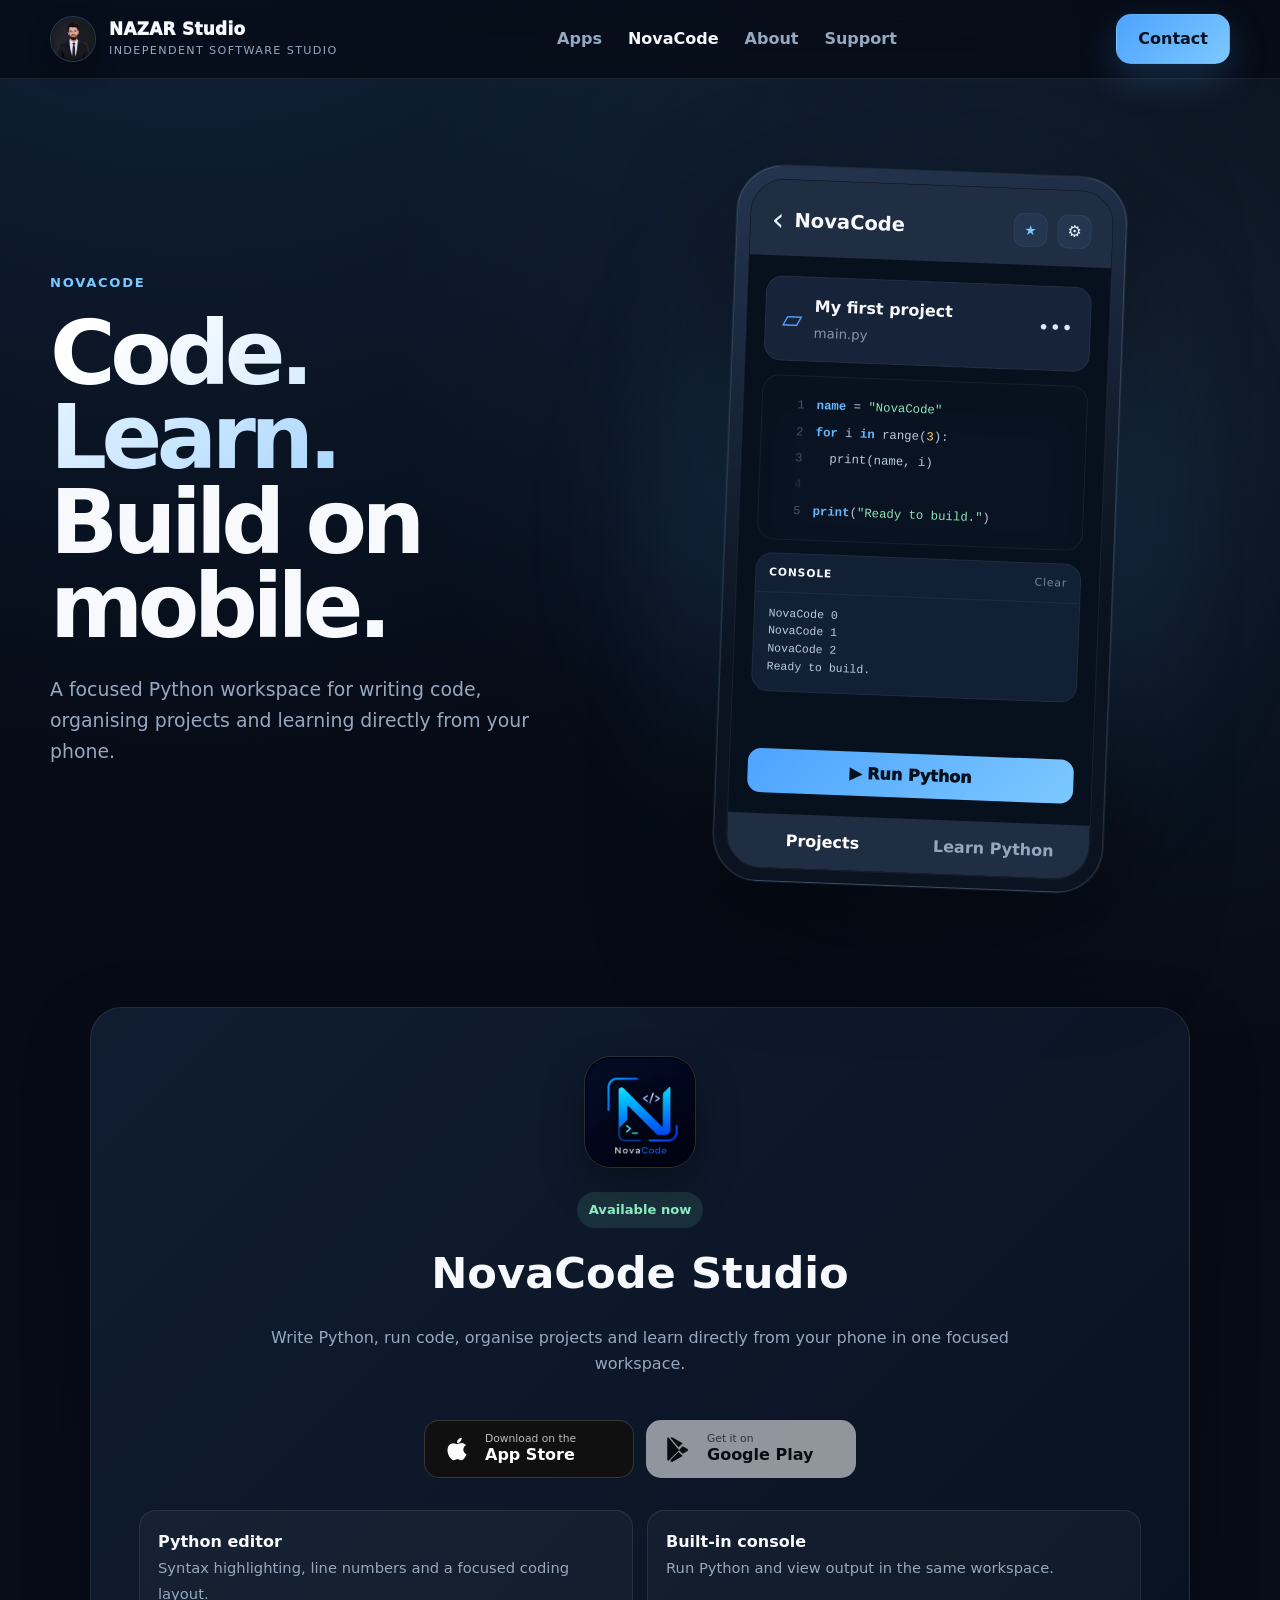
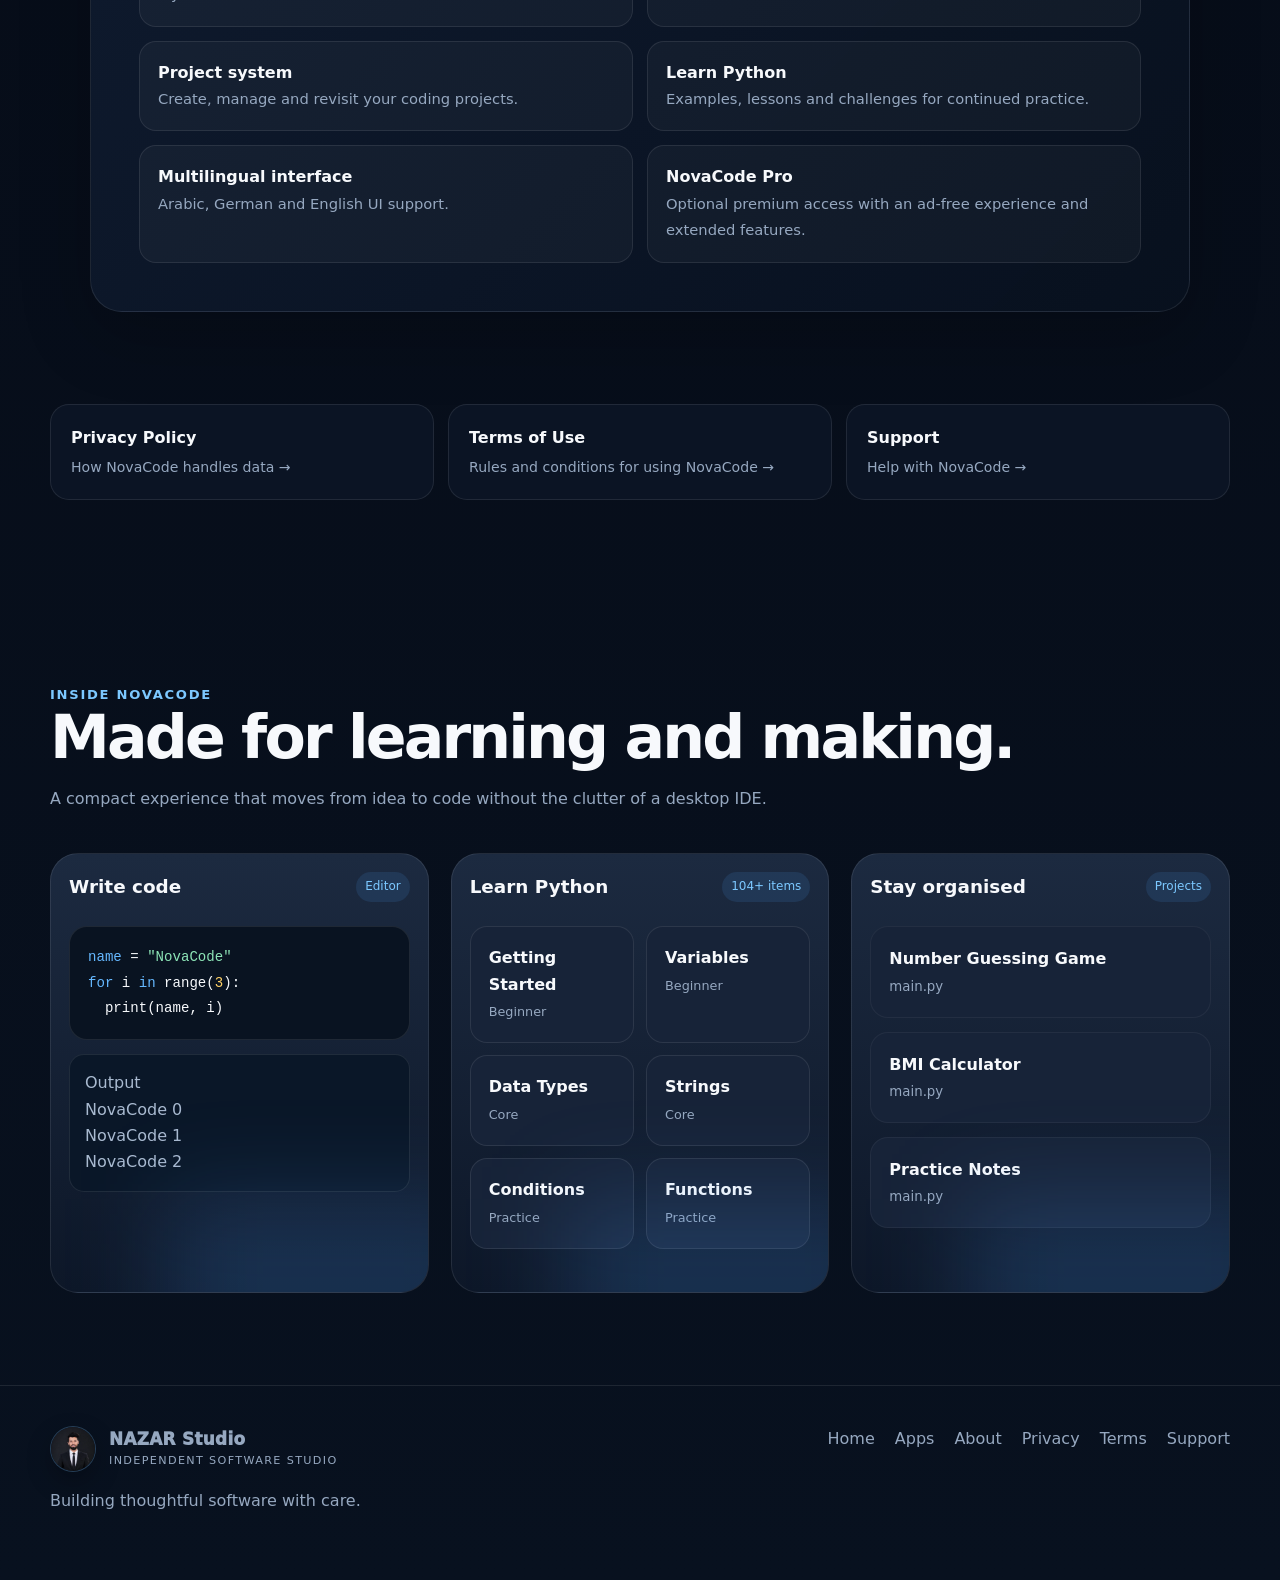
<file: novacode.html>
<!doctype html><html lang="en"><head><meta charset="utf-8"><meta name="viewport" content="width=device-width,initial-scale=1"><meta name="theme-color" content="#050913"><meta name="description" content="NovaCode Studio by NAZAR Studio — code, learn and build on mobile."><title>NovaCode Studio — NAZAR Studio</title><link rel="icon" href="assets/nazar-favicon.png" type="image/png"><link rel="stylesheet" href="styles.css"></head><body>
<header><div class="container nav"><a class="brand" href="index.html"><img class="profile-mark" src="assets/nazar-profile-hq.png" alt="Nazar Shanibaqi"><span class="brandcopy"><span class="brandname">NAZAR Studio</span><span class="brandtag">Independent Software Studio</span></span></a><nav class="navlinks"><a href="apps.html">Apps</a><a class="active-link" href="novacode.html">NovaCode</a><a href="about.html">About</a><a href="support.html">Support</a></nav><a class="btn primary" href="mailto:shanibaqi@nazarstudio.dev">Contact</a></div></header>
<main><section class="product-page-hero"><div class="container novacode-hero-grid"><div><div class="kicker">NovaCode</div><h1><span>Code. Learn.</span><br>Build on mobile.</h1><p class="lead">A focused Python workspace for writing code, organising projects and learning directly from your phone.</p></div><div class="hero-visual novacode-phone-visual reveal" aria-label="NovaCode mobile app preview">
  <div class="glow"></div>
  <div class="device novacode-phone">
    <div class="screen novacode-screen">
      <div class="screen-top novacode-screen-top">
        <div class="novacode-title-row"><span class="phone-back">‹</span><strong>NovaCode</strong></div>
        <div class="top-icons"><span class="dot phone-pro">★</span><span class="dot phone-settings">⚙</span></div>
      </div>
      <div class="phone-editor-head">
        <span class="phone-folder">▱</span>
        <div><strong>My first project</strong><small>main.py</small></div>
        <span class="phone-more">•••</span>
      </div>
      <div class="phone-editor">
        <div class="phone-line"><span>1</span><code><b>name</b> = <i>"NovaCode"</i></code></div>
        <div class="phone-line"><span>2</span><code><b>for</b> i <b>in</b> range(<em>3</em>):</code></div>
        <div class="phone-line"><span>3</span><code>&nbsp;&nbsp;print(name, i)</code></div>
        <div class="phone-line muted"><span>4</span><code></code></div>
        <div class="phone-line"><span>5</span><code><b>print</b>(<i>"Ready to build."</i>)</code></div>
      </div>
      <div class="phone-console">
        <div class="phone-console-head"><strong>CONSOLE</strong><span>Clear</span></div>
        <pre>NovaCode 0
NovaCode 1
NovaCode 2
Ready to build.</pre>
      </div>
      <button class="phone-run" type="button" tabindex="-1">▶ Run Python</button>
      <div class="tabs"><span class="active">Projects</span><span>Learn Python</span></div>
    </div>
  </div>
</div></div></section>
<section class="section" id="novacode"><div class="container"><div class="product reveal"><div class="product-head"><img class="app-icon" src="assets/novacode-icon.png" alt="NovaCode app icon"><div><span class="badge">Available now</span><h3>NovaCode Studio</h3><p>Write Python, run code, organise projects and learn directly from your phone in one focused workspace.</p></div></div><div class="store-buttons"><a class="store dark" href="https://apps.apple.com/de/app/novacode-python/id6791779240" target="_blank" rel="noopener" aria-label="Download NovaCode Studio on the App Store"><svg viewBox="0 0 24 24" fill="currentColor" aria-hidden="true"><path d="M17.05 20.28c-.98.95-2.05.8-3.08.35-1.09-.46-2.09-.48-3.24 0-1.44.62-2.2.44-3.06-.35C2.79 15.25 3.51 7.59 9.05 7.31c1.35.07 2.29.74 3.08.79 1.18-.24 2.31-.93 3.57-.84 1.51.12 2.65.72 3.4 1.8-3.12 1.87-2.38 5.98.48 7.13-.57 1.5-1.31 2.99-2.53 4.09zM12.03 7.25C11.88 5.02 13.69 3.18 15.77 3c.29 2.58-2.34 4.5-3.74 4.25z"/></svg><span><small>Download on the</small><strong>App Store</strong></span></a><span class="store coming" aria-label="Google Play coming soon"><svg viewBox="0 0 24 24" fill="currentColor" aria-hidden="true"><path d="M3.18 2.4c-.37.39-.58.99-.58 1.76v15.68c0 .77.21 1.37.58 1.76l.07.06L12.03 12.9v-.2L3.25 2.34l-.07.06zm11.77 13.43-2.92-2.93v-.2l2.93-2.93.06.04 3.47 1.98c.99.56.99 1.48 0 2.05l-3.47 1.98-.07.01zm-9.8 5.02 6.53-6.53 3.27 3.27-8.08 4.59c-.62.35-1.2.3-1.72-.33zm0-17.7c.52-.63 1.1-.68 1.72-.33l8.08 4.59-3.27 3.27L5.15 3.15z"/></svg><span><small>Get it on</small><strong>Google Play</strong></span></span></div><div class="feature-list" id="features"><div class="feature-row"><strong>Python editor</strong><span>Syntax highlighting, line numbers and a focused coding layout.</span></div><div class="feature-row"><strong>Built-in console</strong><span>Run Python and view output in the same workspace.</span></div><div class="feature-row"><strong>Project system</strong><span>Create, manage and revisit your coding projects.</span></div><div class="feature-row"><strong>Learn Python</strong><span>Examples, lessons and challenges for continued practice.</span></div><div class="feature-row"><strong>Multilingual interface</strong><span>Arabic, German and English UI support.</span></div><div class="feature-row"><strong>NovaCode Pro</strong><span>Optional premium access with an ad-free experience and extended features.</span></div></div></div></div></section>
<section class="section product-links-section"><div class="container"><div class="product-links reveal"><a href="privacy.html"><strong>Privacy Policy</strong><span>How NovaCode handles data →</span></a><a href="terms.html"><strong>Terms of Use</strong><span>Rules and conditions for using NovaCode →</span></a><a href="support.html"><strong>Support</strong><span>Help with NovaCode →</span></a></div></div></section>

<section class="section"><div class="container"><div class="kicker">Inside NovaCode</div><h2>Made for learning and making.</h2><p class="section-intro">A compact experience that moves from idea to code without the clutter of a desktop IDE.</p><div class="showcase"><div class="shot reveal"><div class="shot-head"><span class="shot-title">Write code</span><span class="pill">Editor</span></div><div class="codeblock"><span class="kw">name</span> = <span class="str">"NovaCode"</span><br><span class="kw">for</span> i <span class="kw">in</span> range(<span class="num">3</span>):<br>&nbsp;&nbsp;print(name, i)</div><div class="console">Output<br>NovaCode 0<br>NovaCode 1<br>NovaCode 2</div></div><div class="shot reveal"><div class="shot-head"><span class="shot-title">Learn Python</span><span class="pill">104+ items</span></div><div class="lesson"><div><strong>Getting Started</strong><span>Beginner</span></div><div><strong>Variables</strong><span>Beginner</span></div><div><strong>Data Types</strong><span>Core</span></div><div><strong>Strings</strong><span>Core</span></div><div><strong>Conditions</strong><span>Practice</span></div><div><strong>Functions</strong><span>Practice</span></div></div></div><div class="shot reveal"><div class="shot-head"><span class="shot-title">Stay organised</span><span class="pill">Projects</span></div><div class="project"><strong>Number Guessing Game</strong><small>main.py</small></div><div class="project"><strong>BMI Calculator</strong><small>main.py</small></div><div class="project"><strong>Practice Notes</strong><small>main.py</small></div></div></div></div></section>

</main><footer><div class="container footer"><div><div class="brand"><img class="profile-mark" src="assets/nazar-profile-hq.png" alt="Nazar Shanibaqi"><span class="brandcopy"><span class="brandname">NAZAR Studio</span><span class="brandtag">Independent Software Studio</span></span></div><p>Building thoughtful software with care.</p></div><div class="footerlinks"><a href="index.html">Home</a><a href="apps.html">Apps</a><a href="about.html">About</a><a href="privacy.html">Privacy</a><a href="terms.html">Terms</a><a href="support.html">Support</a></div></div></footer><script src="script.js"></script></body></html>
</file>
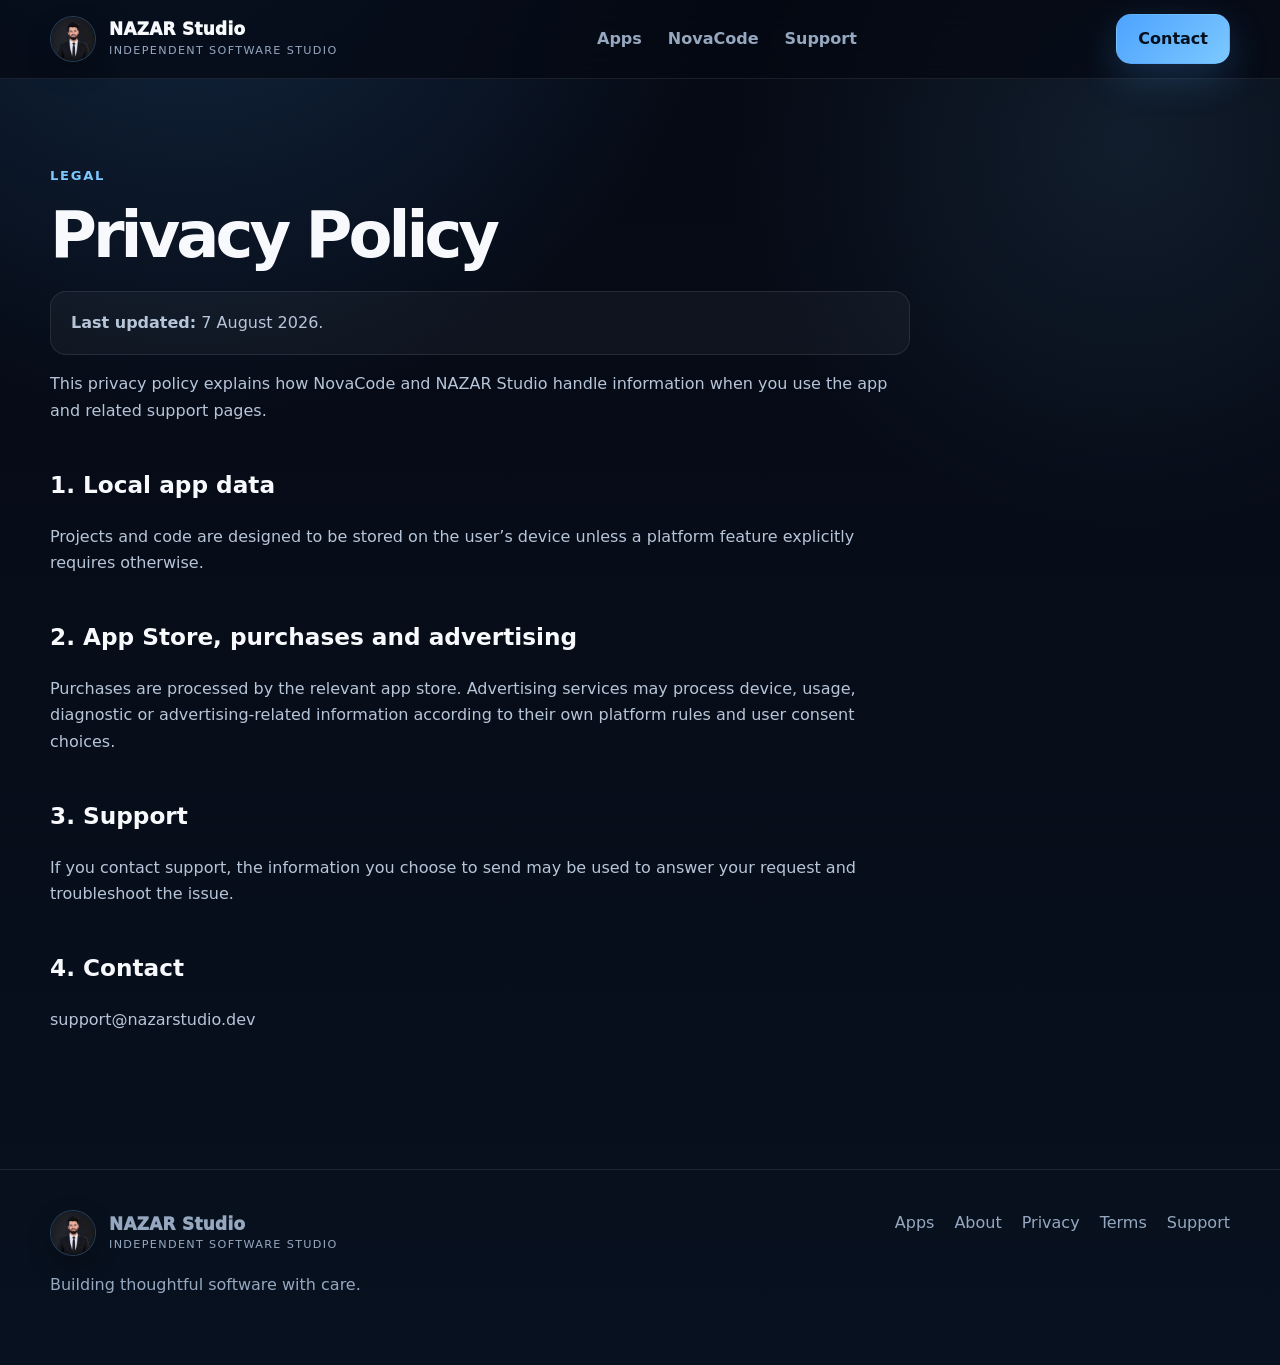
<file: privacy.html>
<!doctype html><html lang="en"><head><meta charset="utf-8"><meta name="viewport" content="width=device-width,initial-scale=1"><title>Privacy — NAZAR Studio</title><link rel="icon" href="assets/nazar-favicon.png" type="image/png"><link rel="stylesheet" href="styles.css"></head><body><header><div class="container nav"><a class="brand" href="index.html"><img class="profile-mark" src="assets/nazar-profile-hq.png" alt="Nazar Shanibaqi"><span class="brandcopy"><span class="brandname">NAZAR Studio</span><span class="brandtag">Independent Software Studio</span></span></a><nav class="navlinks"><a href="apps.html">Apps</a><a href="novacode.html">NovaCode</a><a href="support.html">Support</a></nav><a class="btn primary" href="mailto:shanibaqi@nazarstudio.dev">Contact</a></div></header><main class="legal"><div class="container"><article><div class="kicker">Legal</div><h1>Privacy Policy</h1><p class="notice"><strong>Last updated:</strong> 7 August 2026.</p><p>This privacy policy explains how NovaCode and NAZAR Studio handle information when you use the app and related support pages.</p><h2>1. Local app data</h2><p>Projects and code are designed to be stored on the user’s device unless a platform feature explicitly requires otherwise.</p><h2>2. App Store, purchases and advertising</h2><p>Purchases are processed by the relevant app store. Advertising services may process device, usage, diagnostic or advertising-related information according to their own platform rules and user consent choices.</p><h2>3. Support</h2><p>If you contact support, the information you choose to send may be used to answer your request and troubleshoot the issue.</p><h2>4. Contact</h2><p><a href="mailto:support@nazarstudio.dev">support@nazarstudio.dev</a></p></article></div></main><footer><div class="container footer"><div><div class="brand"><img class="profile-mark" src="assets/nazar-profile-hq.png" alt="Nazar Shanibaqi"><span class="brandcopy"><span class="brandname">NAZAR Studio</span><span class="brandtag">Independent Software Studio</span></span></div><p>Building thoughtful software with care.</p></div><div class="footerlinks"><a href="apps.html">Apps</a><a href="about.html">About</a><a href="privacy.html">Privacy</a><a href="terms.html">Terms</a><a href="support.html">Support</a></div></div></footer></body></html>
</file>
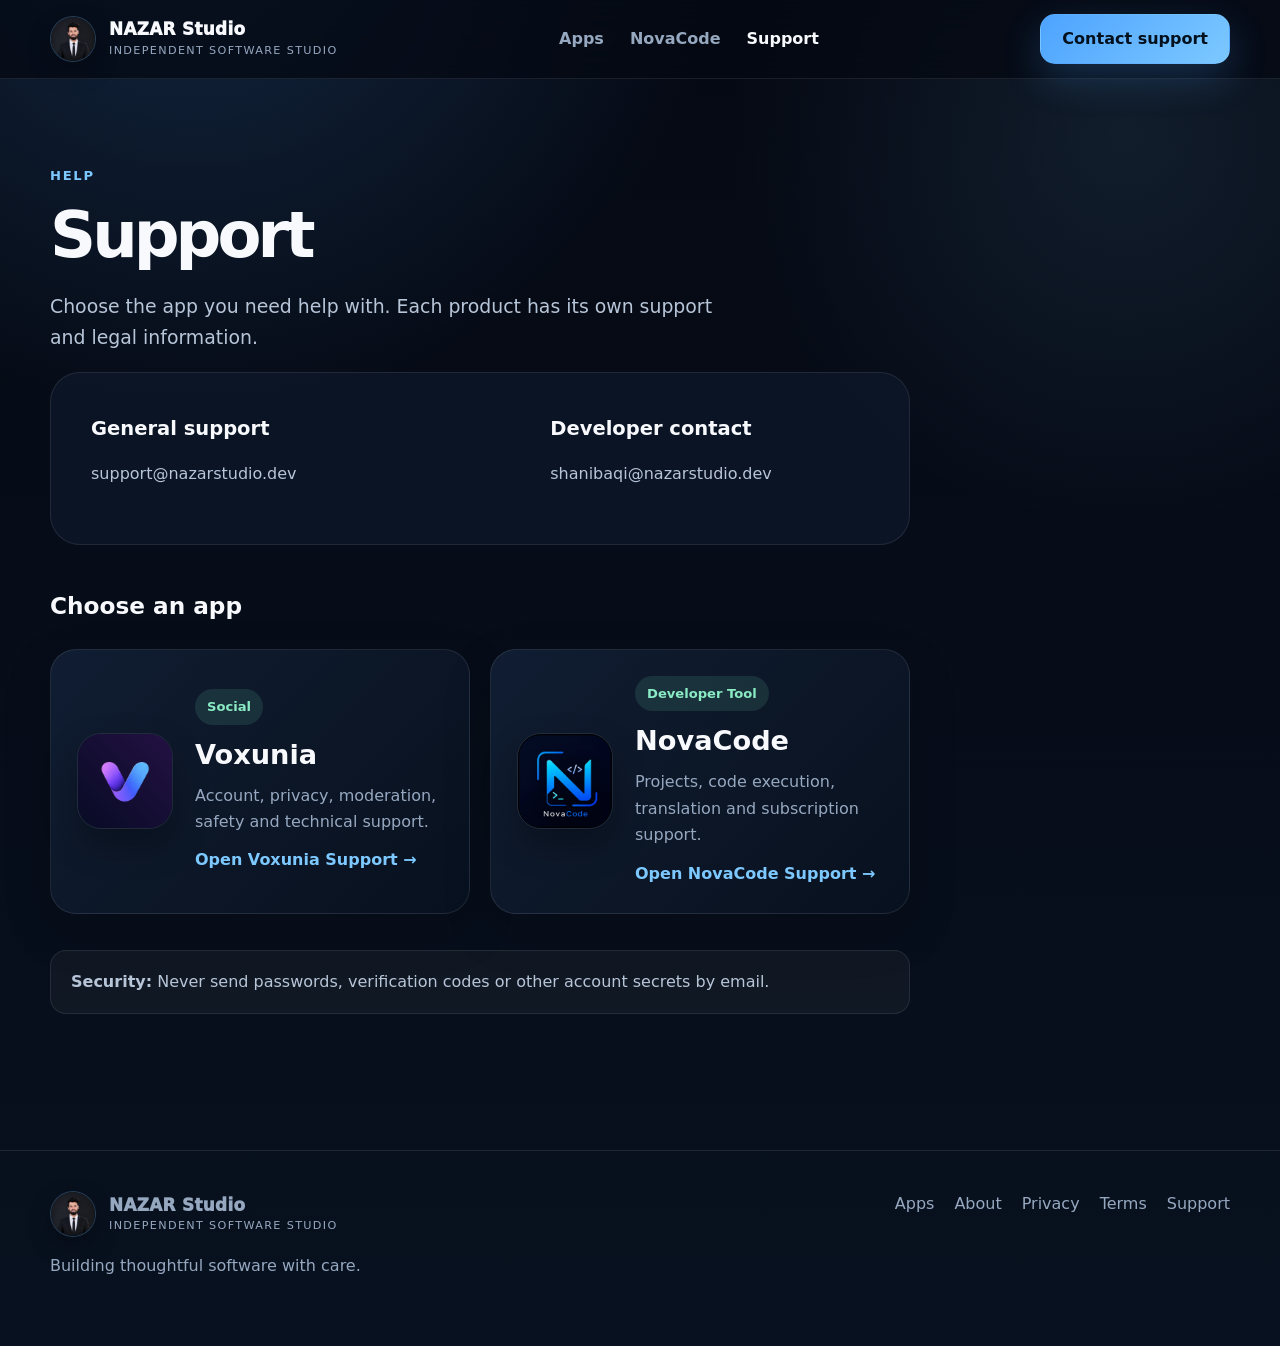
<file: support.html>
<!doctype html>
<html lang="en">
<head>
  <meta charset="utf-8">
  <meta name="viewport" content="width=device-width,initial-scale=1">
  <title>Support — NAZAR Studio</title>
  <link rel="icon" href="assets/nazar-favicon.png" type="image/png">
  <link rel="stylesheet" href="styles.css?v=3">
</head>
<body>
<header>
  <div class="container nav">
    <a class="brand" href="index.html">
      <img class="profile-mark" src="assets/nazar-profile-hq.png" alt="Nazar Shanibaqi">
      <span class="brandcopy"><span class="brandname">NAZAR Studio</span><span class="brandtag">Independent Software Studio</span></span>
    </a>
    <nav class="navlinks"><a href="apps.html">Apps</a><a href="novacode.html">NovaCode</a><a class="active-link" href="support.html">Support</a></nav>
    <a class="btn primary" href="mailto:support@nazarstudio.dev">Contact support</a>
  </div>
</header>

<main class="legal">
  <div class="container">
    <article>
      <div class="kicker">Help</div>
      <h1>Support</h1>
      <p class="lead">Choose the app you need help with. Each product has its own support and legal information.</p>

      <div class="studio-strip">
        <div><strong>General support</strong><p><a href="mailto:support@nazarstudio.dev">support@nazarstudio.dev</a></p></div>
        <div><strong>Developer contact</strong><p><a href="mailto:shanibaqi@nazarstudio.dev">shanibaqi@nazarstudio.dev</a></p></div>
      </div>

      <h2>Choose an app</h2>
      <div class="support-app-grid">
        <a class="support-app-card" href="voxunia/support.html">
          <img src="assets/voxunia-icon.png" alt="Voxunia" width="96" height="96">
          <div>
            <span class="badge">Social</span>
            <h3>Voxunia</h3>
            <p>Account, privacy, moderation, safety and technical support.</p>
            <span class="support-open">Open Voxunia Support →</span>
          </div>
        </a>

        <a class="support-app-card" href="novacode-support.html">
          <img src="assets/novacode-icon.png" alt="NovaCode" width="96" height="96">
          <div>
            <span class="badge">Developer Tool</span>
            <h3>NovaCode</h3>
            <p>Projects, code execution, translation and subscription support.</p>
            <span class="support-open">Open NovaCode Support →</span>
          </div>
        </a>
      </div>

      <p class="notice"><strong>Security:</strong> Never send passwords, verification codes or other account secrets by email.</p>
    </article>
  </div>
</main>

<footer>
  <div class="container footer">
    <div>
      <div class="brand">
        <img class="profile-mark" src="assets/nazar-profile-hq.png" alt="Nazar Shanibaqi">
        <span class="brandcopy"><span class="brandname">NAZAR Studio</span><span class="brandtag">Independent Software Studio</span></span>
      </div>
      <p>Building thoughtful software with care.</p>
    </div>
    <div class="footerlinks"><a href="apps.html">Apps</a><a href="about.html">About</a><a href="privacy.html">Privacy</a><a href="terms.html">Terms</a><a href="support.html">Support</a></div>
  </div>
</footer>
</body>
</html>
</file>
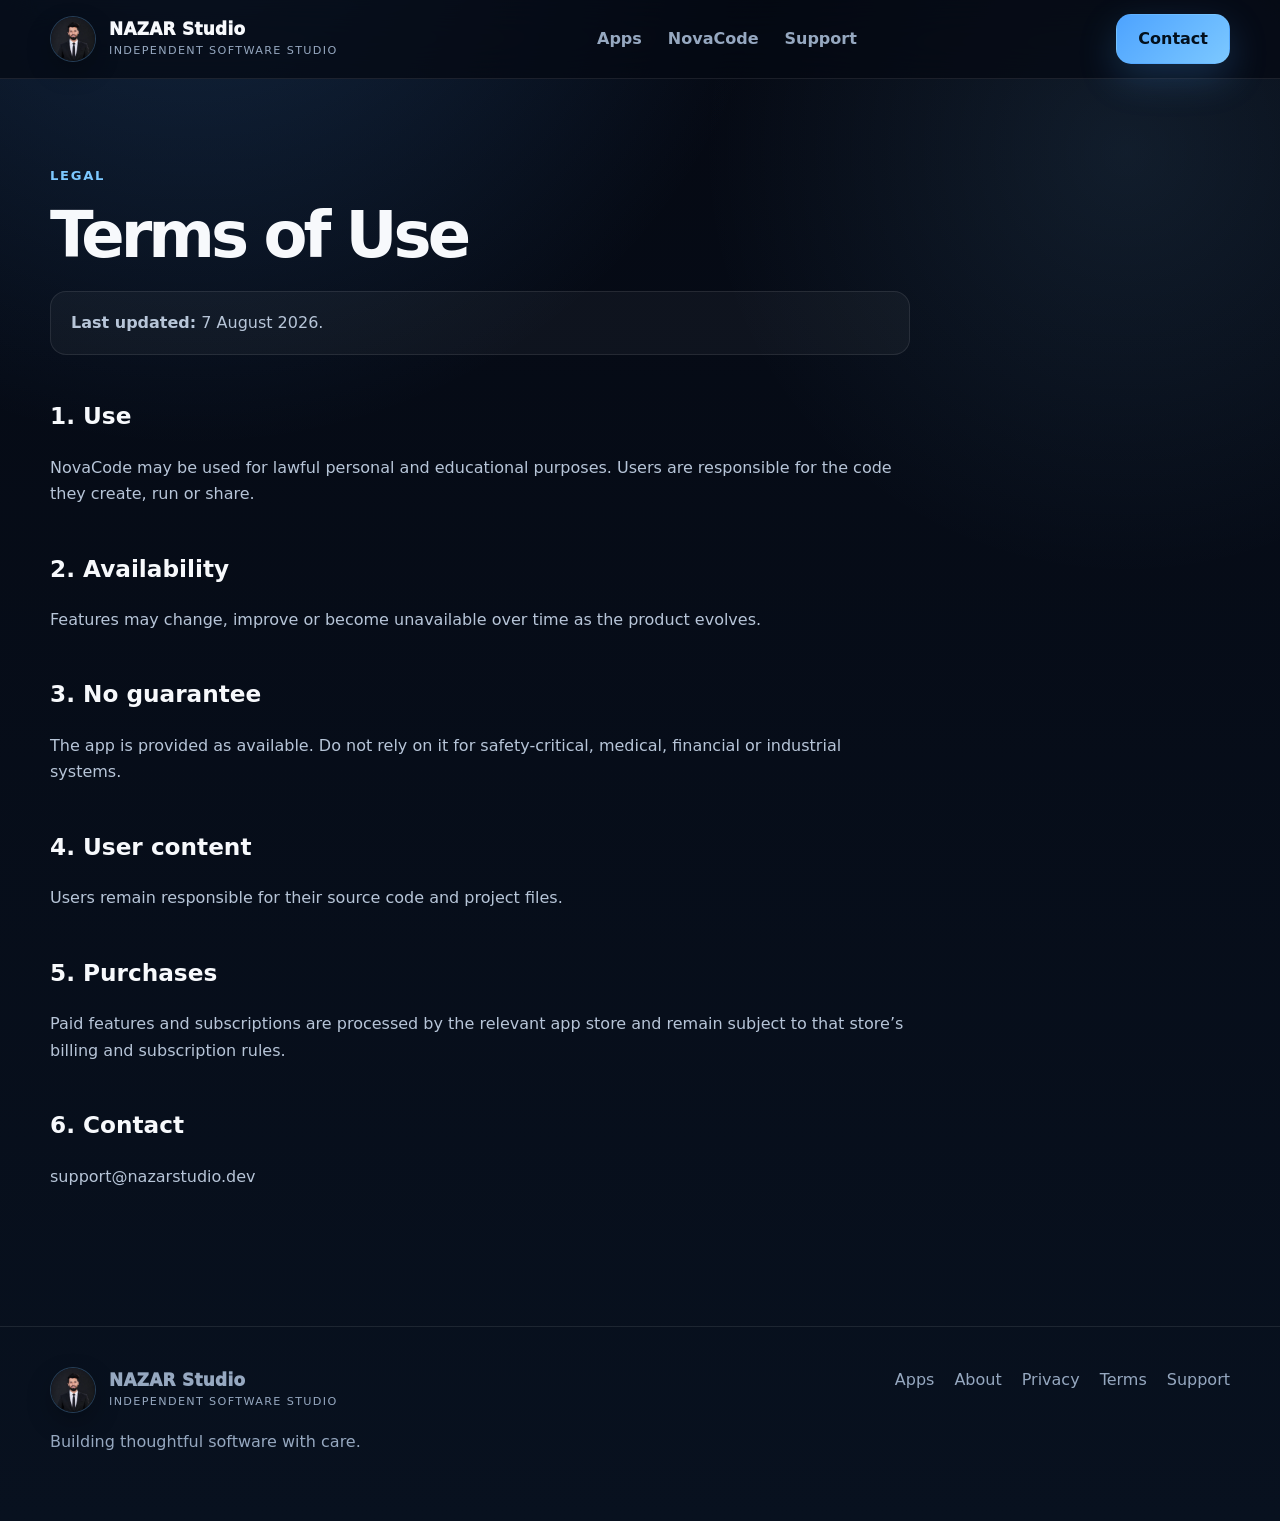
<file: terms.html>
<!doctype html><html lang="en"><head><meta charset="utf-8"><meta name="viewport" content="width=device-width,initial-scale=1"><title>Terms — NAZAR Studio</title><link rel="icon" href="assets/nazar-favicon.png" type="image/png"><link rel="stylesheet" href="styles.css"></head><body><header><div class="container nav"><a class="brand" href="index.html"><img class="profile-mark" src="assets/nazar-profile-hq.png" alt="Nazar Shanibaqi"><span class="brandcopy"><span class="brandname">NAZAR Studio</span><span class="brandtag">Independent Software Studio</span></span></a><nav class="navlinks"><a href="apps.html">Apps</a><a href="novacode.html">NovaCode</a><a href="support.html">Support</a></nav><a class="btn primary" href="mailto:shanibaqi@nazarstudio.dev">Contact</a></div></header><main class="legal"><div class="container"><article><div class="kicker">Legal</div><h1>Terms of Use</h1><p class="notice"><strong>Last updated:</strong> 7 August 2026.</p><h2>1. Use</h2><p>NovaCode may be used for lawful personal and educational purposes. Users are responsible for the code they create, run or share.</p><h2>2. Availability</h2><p>Features may change, improve or become unavailable over time as the product evolves.</p><h2>3. No guarantee</h2><p>The app is provided as available. Do not rely on it for safety-critical, medical, financial or industrial systems.</p><h2>4. User content</h2><p>Users remain responsible for their source code and project files.</p><h2>5. Purchases</h2><p>Paid features and subscriptions are processed by the relevant app store and remain subject to that store’s billing and subscription rules.</p><h2>6. Contact</h2><p><a href="mailto:support@nazarstudio.dev">support@nazarstudio.dev</a></p></article></div></main><footer><div class="container footer"><div><div class="brand"><img class="profile-mark" src="assets/nazar-profile-hq.png" alt="Nazar Shanibaqi"><span class="brandcopy"><span class="brandname">NAZAR Studio</span><span class="brandtag">Independent Software Studio</span></span></div><p>Building thoughtful software with care.</p></div><div class="footerlinks"><a href="apps.html">Apps</a><a href="about.html">About</a><a href="privacy.html">Privacy</a><a href="terms.html">Terms</a><a href="support.html">Support</a></div></div></footer></body></html>
</file>
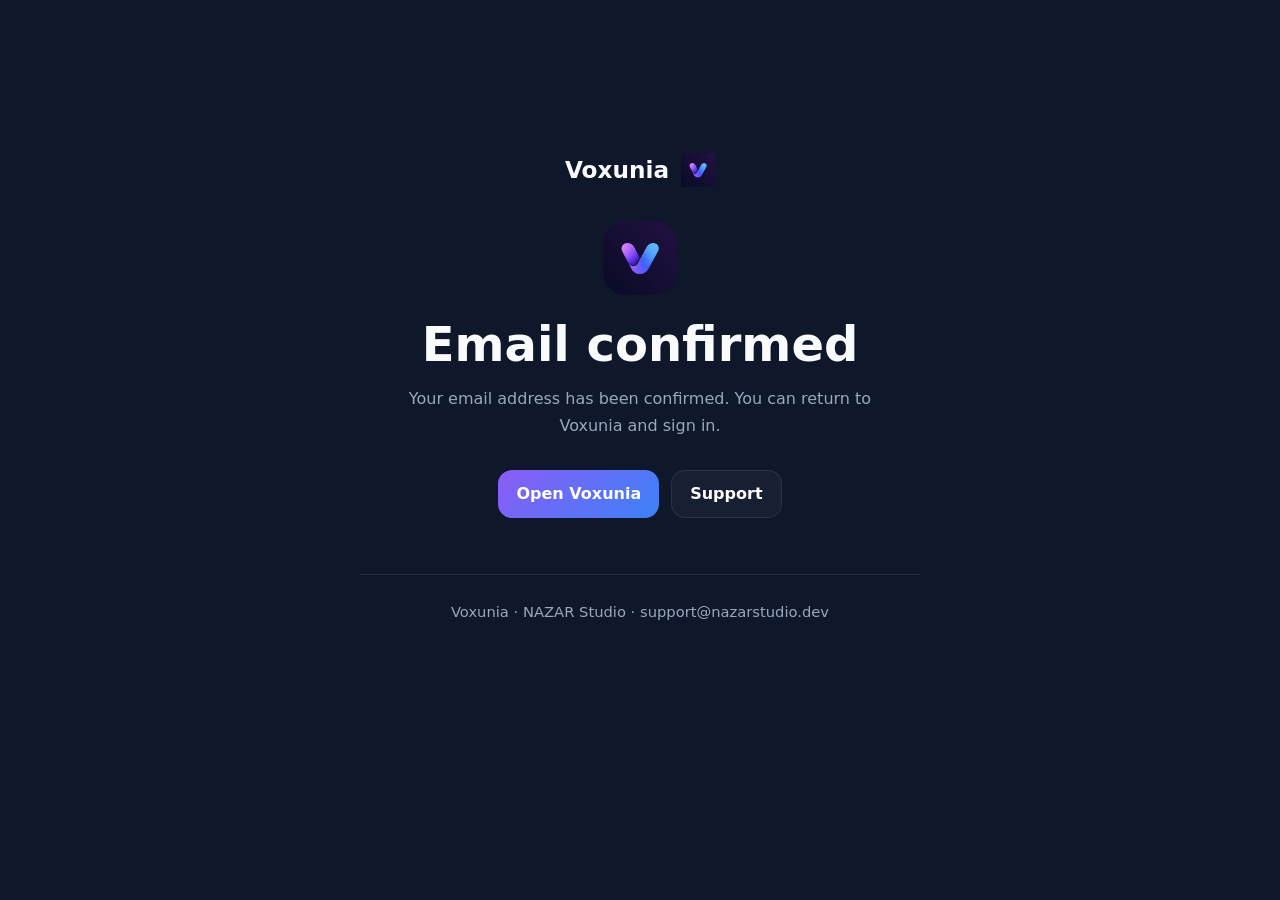
<file: voxunia/auth-confirmed.html>
<!doctype html>
<html lang="en">
<head>
  <meta charset="utf-8">
  <meta name="viewport" content="width=device-width,initial-scale=1">
  <meta name="robots" content="noindex,nofollow">
  <title>Voxunia — Email confirmed</title>
  <link rel="icon" href="../assets/voxunia-icon.png" type="image/png">
  <link rel="stylesheet" href="voxunia.css?v=1">
  <style>
    .vx-confirm{max-width:560px;margin:12vh auto 0;text-align:center}
    .vx-confirm .vx-brand{margin-bottom:32px}
    .vx-confirm-icon{width:74px;height:74px;border-radius:22px;margin:0 auto 24px;display:block}
    .vx-confirm h1{font-size:clamp(2rem,6vw,3rem);line-height:1.08;margin:0 0 14px}
    .vx-confirm p{color:var(--vx-muted);margin:0 auto;max-width:470px}
    .vx-confirm .vx-actions{justify-content:center;margin-top:30px}
  </style>
</head>
<body>
  <main class="vx-shell vx-confirm">
    <a class="vx-brand" href="support.html" aria-label="Voxunia">
      <span>Voxunia</span>
      <img src="../assets/voxunia-icon.png" alt="">
    </a>

    <img class="vx-confirm-icon" src="../assets/voxunia-icon.png" alt="">
    <h1 id="title">Email confirmed</h1>
    <p id="message">Your email address has been confirmed. You can return to Voxunia and sign in.</p>

    <div class="vx-actions">
      <a class="vx-btn" href="voxunia://login-callback/" id="open-app">Open Voxunia</a>
      <a class="vx-btn secondary" href="support.html" id="support-link">Support</a>
    </div>

    <div class="vx-footer">Voxunia · NAZAR Studio · support@nazarstudio.dev</div>
  </main>

  <script>
    (() => {
      const language = (navigator.language || 'en').toLowerCase();
      const copy = language.startsWith('de')
        ? {
            title: 'E-Mail bestätigt',
            message: 'Deine E-Mail-Adresse wurde bestätigt. Du kannst zu Voxunia zurückkehren und dich anmelden.',
            open: 'Voxunia öffnen',
            support: 'Support'
          }
        : language.startsWith('ar')
          ? {
              title: 'تم تأكيد البريد الإلكتروني',
              message: 'تم تأكيد عنوان بريدك الإلكتروني. يمكنك العودة إلى Voxunia وتسجيل الدخول.',
              open: 'فتح Voxunia',
              support: 'الدعم'
            }
          : {
              title: 'Email confirmed',
              message: 'Your email address has been confirmed. You can return to Voxunia and sign in.',
              open: 'Open Voxunia',
              support: 'Support'
            };

      if (language.startsWith('ar')) {
        document.documentElement.lang = 'ar';
        document.documentElement.dir = 'rtl';
      } else if (language.startsWith('de')) {
        document.documentElement.lang = 'de';
      }

      document.getElementById('title').textContent = copy.title;
      document.getElementById('message').textContent = copy.message;
      document.getElementById('open-app').textContent = copy.open;
      document.getElementById('support-link').textContent = copy.support;
    })();
  </script>
</body>
</html>
</file>
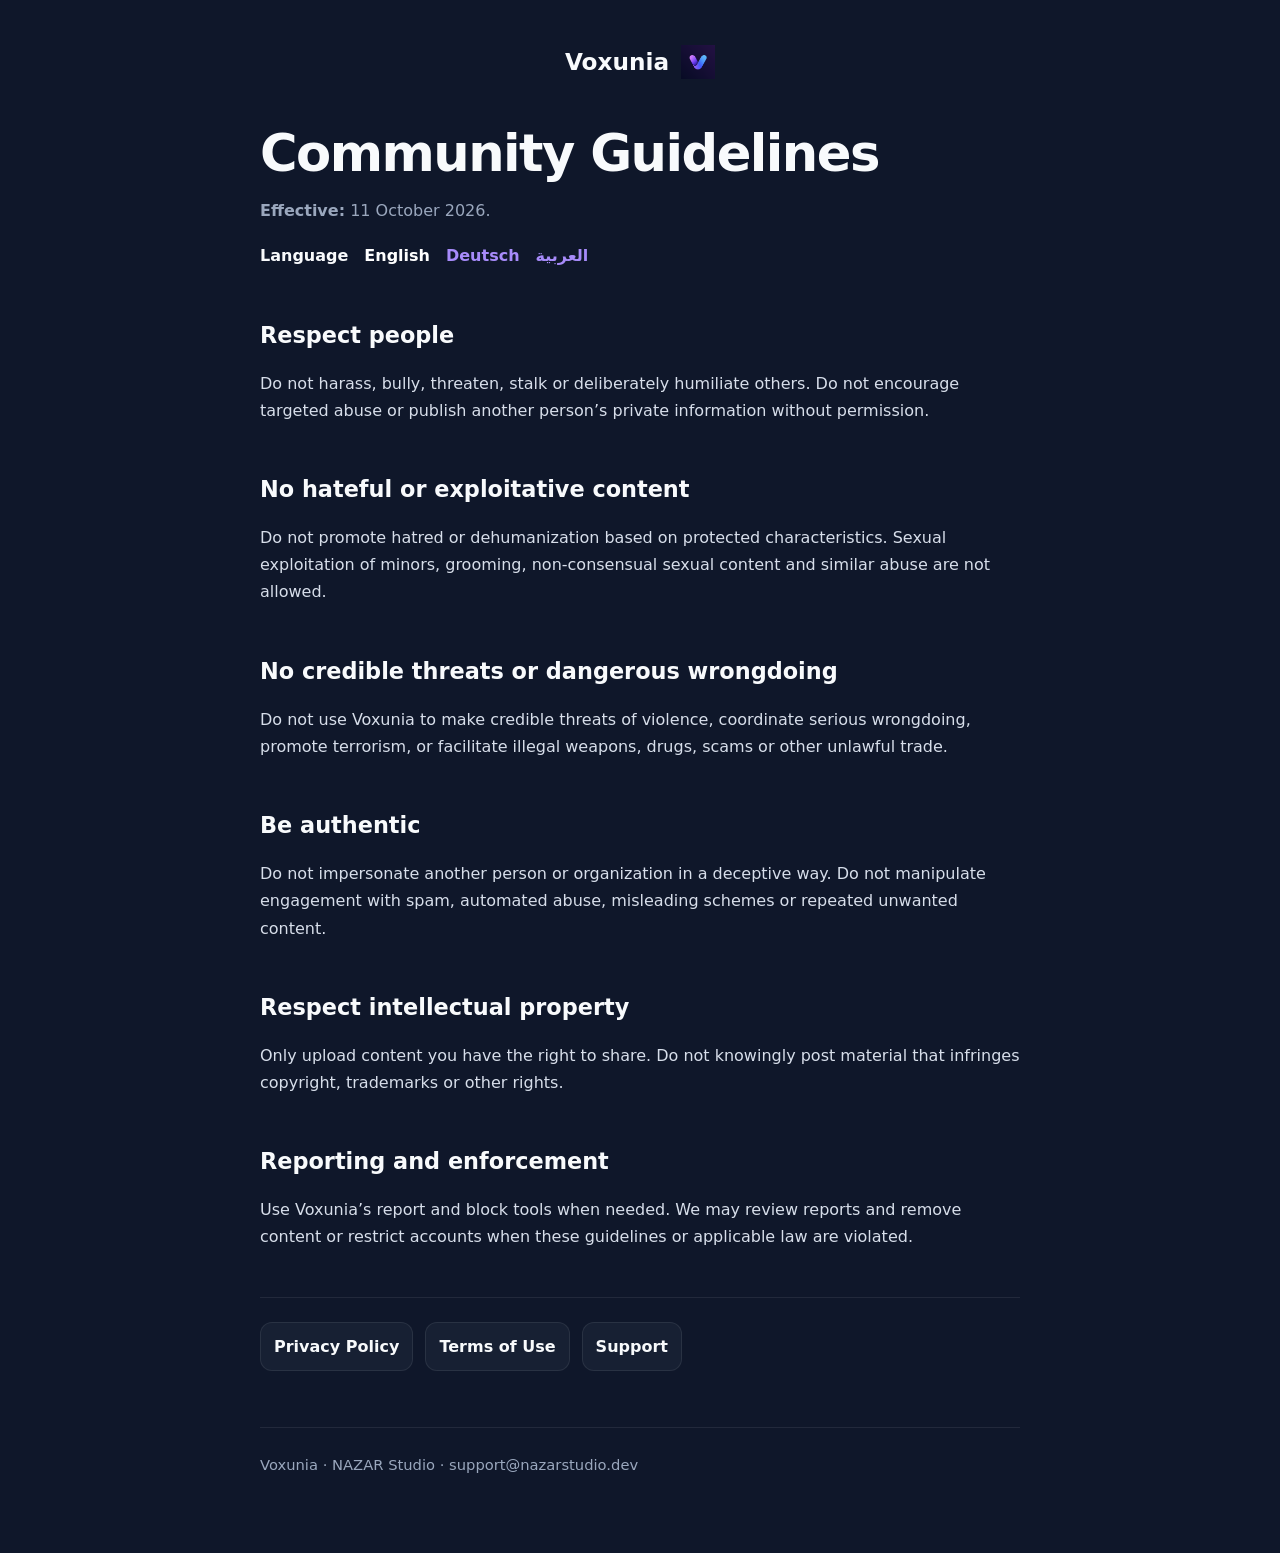
<file: voxunia/community-guidelines.html>
<!doctype html>
<html lang="en">
<head>
  <meta charset="utf-8">
  <meta name="viewport" content="width=device-width,initial-scale=1">
  <title>Voxunia Community Guidelines — NAZAR Studio</title>
  <link rel="icon" href="../assets/voxunia-icon.png" type="image/png">
  <link rel="stylesheet" href="voxunia.css?v=1">
</head>
<body>
  <main class="vx-shell">
    <a class="vx-brand" href="support.html" aria-label="Voxunia Support"><span>Voxunia</span><img src="../assets/voxunia-icon.png" alt=""></a>
    <div class="legal-language-switch" aria-label="Language selector">
        <span>Language</span>
        <a data-lang-link="en" href="?lang=en">English</a>
        <a data-lang-link="de" href="?lang=de">Deutsch</a>
        <a data-lang-link="ar" href="?lang=ar">العربية</a>
      </div>

      <section data-legal-lang="en">
        <h1>Community Guidelines</h1>
        <p class="notice"><strong>Effective:</strong> 11 October 2026.</p>
        <h2>Respect people</h2>
        <p>Do not harass, bully, threaten, stalk or deliberately humiliate others. Do not encourage targeted abuse or publish another person’s private information without permission.</p>
        <h2>No hateful or exploitative content</h2>
        <p>Do not promote hatred or dehumanization based on protected characteristics. Sexual exploitation of minors, grooming, non-consensual sexual content and similar abuse are not allowed.</p>
        <h2>No credible threats or dangerous wrongdoing</h2>
        <p>Do not use Voxunia to make credible threats of violence, coordinate serious wrongdoing, promote terrorism, or facilitate illegal weapons, drugs, scams or other unlawful trade.</p>
        <h2>Be authentic</h2>
        <p>Do not impersonate another person or organization in a deceptive way. Do not manipulate engagement with spam, automated abuse, misleading schemes or repeated unwanted content.</p>
        <h2>Respect intellectual property</h2>
        <p>Only upload content you have the right to share. Do not knowingly post material that infringes copyright, trademarks or other rights.</p>
        <h2>Reporting and enforcement</h2>
        <p>Use Voxunia’s report and block tools when needed. We may review reports and remove content or restrict accounts when these guidelines or applicable law are violated.</p>
      </section>

      <section data-legal-lang="de" hidden>
        <h1>Community-Richtlinien</h1>
        <p class="notice"><strong>Gültig ab:</strong> 11. Oktober 2026.</p>
        <h2>Menschen respektieren</h2>
        <p>Belästige, mobbe, bedrohe, verfolge oder demütige andere nicht absichtlich. Fördere keine gezielten Angriffe und veröffentliche keine privaten Informationen anderer ohne Erlaubnis.</p>
        <h2>Keine hasserfüllten oder ausbeuterischen Inhalte</h2>
        <p>Fördere keinen Hass oder die Entmenschlichung aufgrund geschützter Merkmale. Sexuelle Ausbeutung Minderjähriger, Grooming, sexuelle Inhalte ohne Einwilligung und ähnliche Missbräuche sind nicht erlaubt.</p>
        <h2>Keine glaubhaften Drohungen oder gefährlichen Straftaten</h2>
        <p>Nutze Voxunia nicht für glaubhafte Gewaltandrohungen, die Koordination schwerwiegender Straftaten, Terrorismusförderung oder die Vermittlung illegaler Waffen, Drogen, Betrugsangebote oder anderer rechtswidriger Geschäfte.</p>
        <h2>Authentisch sein</h2>
        <p>Gib dich nicht täuschend als eine andere Person oder Organisation aus. Manipuliere Interaktionen nicht durch Spam, automatisierten Missbrauch, irreführende Methoden oder wiederholte unerwünschte Inhalte.</p>
        <h2>Geistiges Eigentum respektieren</h2>
        <p>Lade nur Inhalte hoch, die du teilen darfst. Veröffentliche nicht wissentlich Material, das Urheberrechte, Markenrechte oder andere Rechte verletzt.</p>
        <h2>Meldungen und Durchsetzung</h2>
        <p>Nutze bei Bedarf die Melde- und Blockierfunktionen von Voxunia. Wir können Meldungen prüfen und Inhalte entfernen oder Konten einschränken, wenn diese Richtlinien oder geltendes Recht verletzt werden.</p>
      </section>

      <section data-legal-lang="ar" hidden>
        <h1>إرشادات المجتمع</h1>
        <p class="notice"><strong>سارية اعتبارًا من:</strong> 11 أكتوبر 2026.</p>
        <h2>احترام الآخرين</h2>
        <p>لا تضايق الآخرين أو تتنمّر عليهم أو تهدّدهم أو تلاحقهم أو تتعمّد إذلالهم. لا تشجّع الإساءة الموجّهة ولا تنشر معلومات الآخرين الخاصة دون إذن.</p>
        <h2>لا للمحتوى المحرّض على الكراهية أو الاستغلالي</h2>
        <p>لا تروّج للكراهية أو تجريد الآخرين من إنسانيتهم على أساس خصائص محمية. لا يُسمح بالاستغلال الجنسي للقاصرين أو استدراجهم أو المحتوى الجنسي غير الرضائي أو أشكال الإساءة المشابهة.</p>
        <h2>لا للتهديدات الجدية أو الأفعال الخطيرة</h2>
        <p>لا تستخدم Voxunia لإطلاق تهديدات جدية بالعنف أو تنسيق مخالفات جسيمة أو الترويج للإرهاب أو تسهيل تجارة الأسلحة أو المخدرات غير القانونية أو الاحتيال أو أي تجارة غير مشروعة.</p>
        <h2>كن صادقًا</h2>
        <p>لا تنتحل شخصية شخص أو مؤسسة بطريقة خادعة. لا تتلاعب بالتفاعل عبر الرسائل المزعجة أو الإساءة الآلية أو الأساليب المضلّلة أو المحتوى غير المرغوب فيه المتكرر.</p>
        <h2>احترام الملكية الفكرية</h2>
        <p>ارفع فقط المحتوى الذي يحق لك مشاركته. لا تنشر عمدًا مواد تنتهك حقوق النشر أو العلامات التجارية أو حقوقًا أخرى.</p>
        <h2>الإبلاغ والإنفاذ</h2>
        <p>استخدم أدوات الإبلاغ والحظر في Voxunia عند الحاجة. قد نراجع البلاغات ونزيل المحتوى أو نقيّد الحسابات عند انتهاك هذه الإرشادات أو القانون المعمول به.</p>
      </section>

      <div class="legal-related-links">
        <a href="privacy.html">Privacy Policy</a>
        <a href="terms.html">Terms of Use</a>
        <a href="support.html">Support</a>
      </div>
    <div class="vx-footer">Voxunia · NAZAR Studio · support@nazarstudio.dev</div>
  </main>
<script src="../voxunia-legal.js"></script>
</body>
</html>
</file>
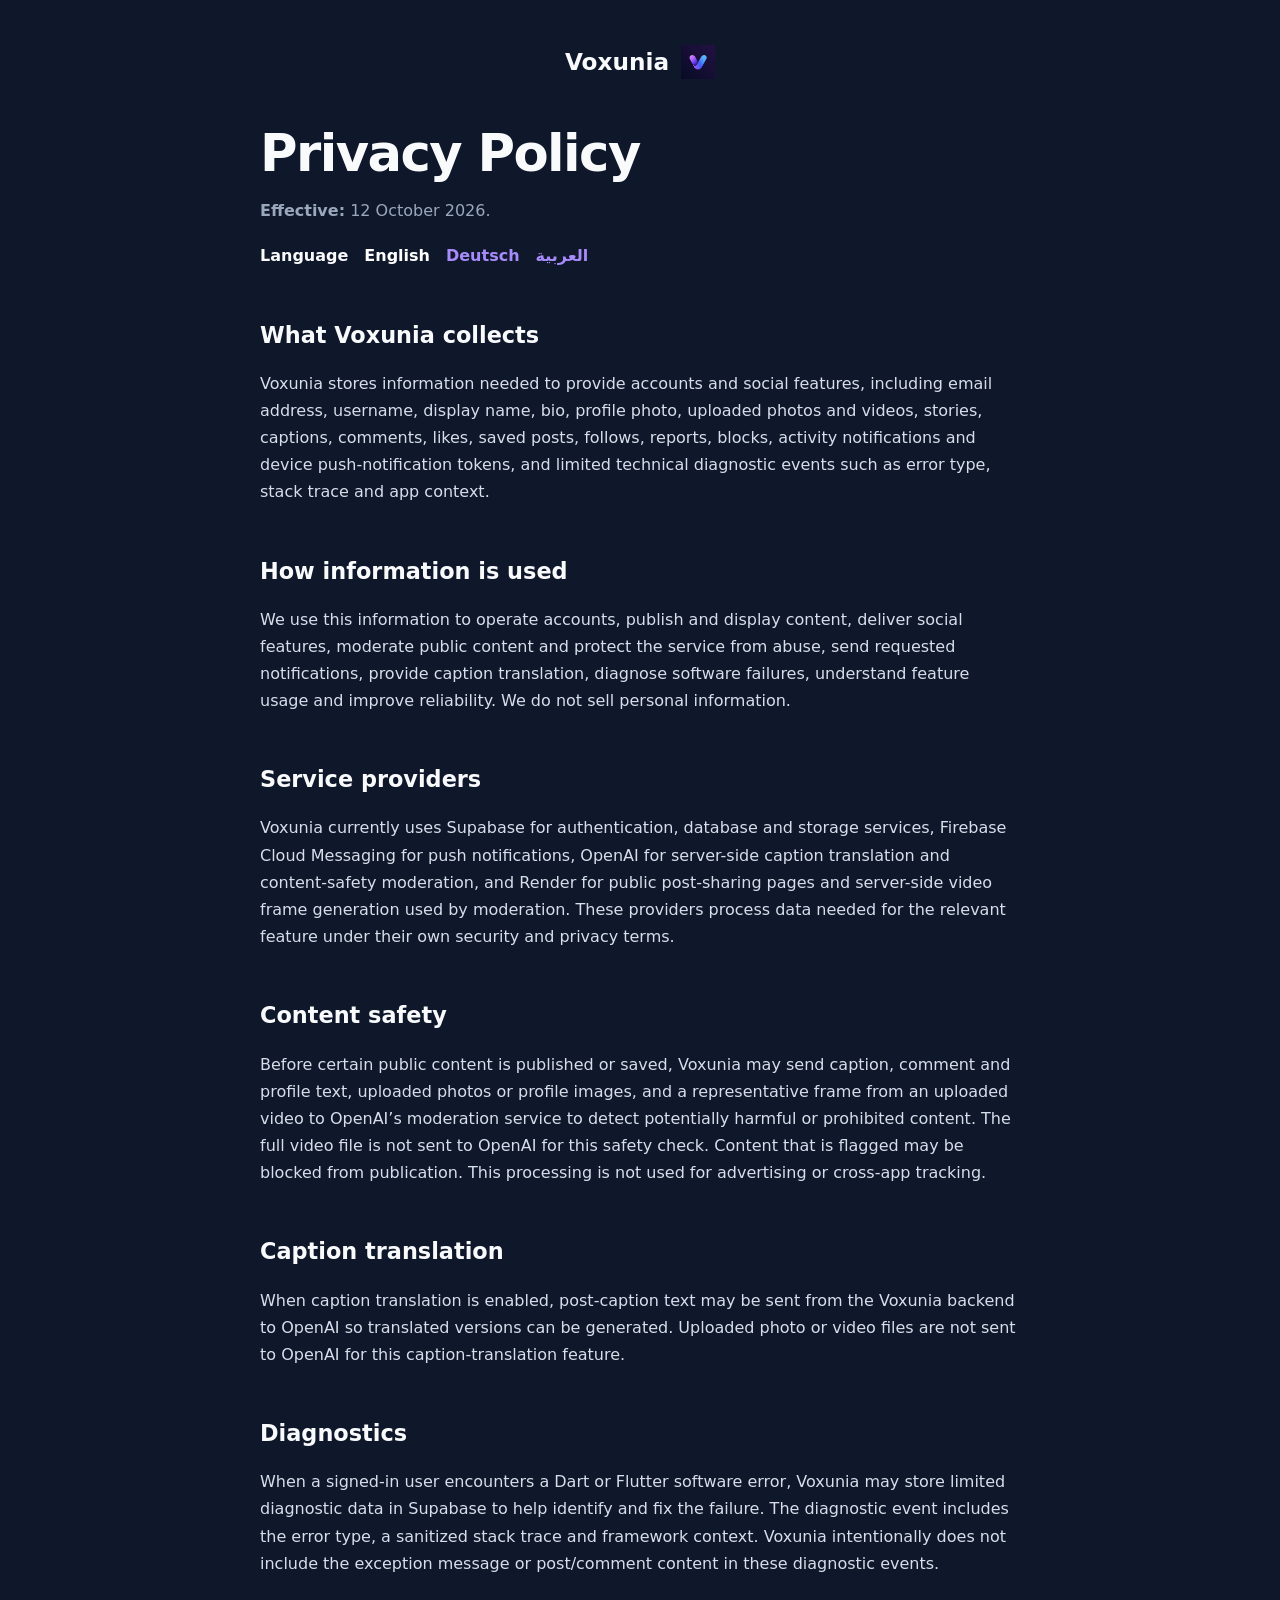
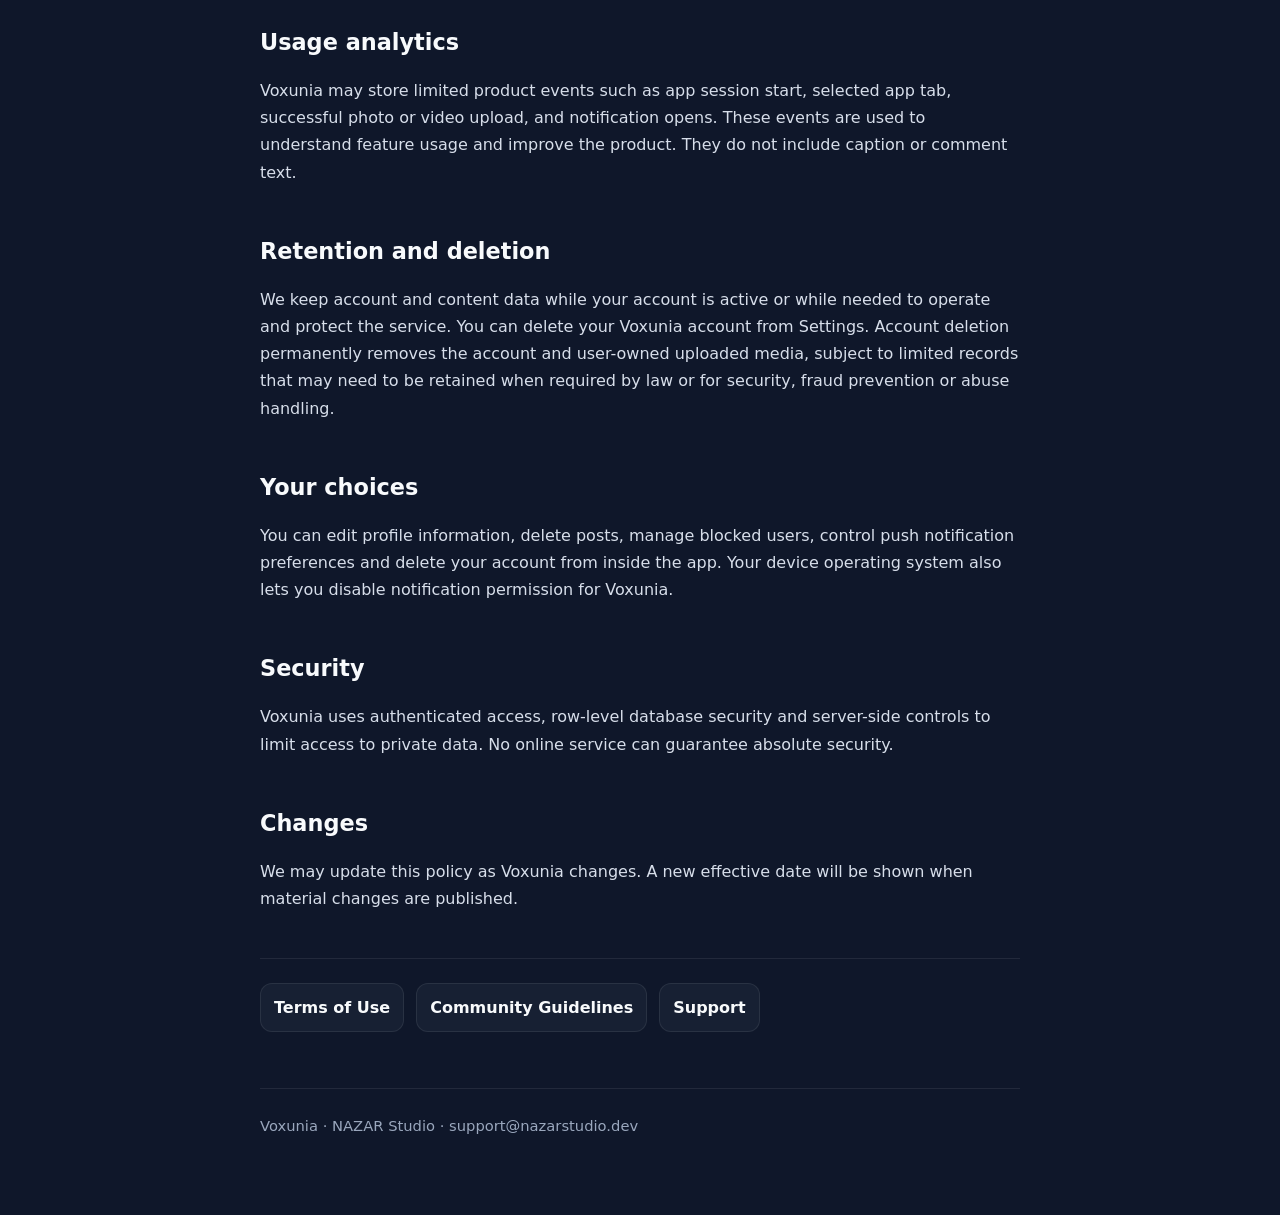
<file: voxunia/privacy.html>
<!doctype html>
<html lang="en">
<head>
  <meta charset="utf-8">
  <meta name="viewport" content="width=device-width,initial-scale=1">
  <title>Voxunia Privacy Policy — NAZAR Studio</title>
  <link rel="icon" href="../assets/voxunia-icon.png" type="image/png">
  <link rel="stylesheet" href="voxunia.css?v=1">
</head>
<body>
  <main class="vx-shell">
    <a class="vx-brand" href="support.html" aria-label="Voxunia Support"><span>Voxunia</span><img src="../assets/voxunia-icon.png" alt=""></a>
    <div class="legal-language-switch" aria-label="Language selector">
        <span>Language</span>
        <a data-lang-link="en" href="?lang=en">English</a>
        <a data-lang-link="de" href="?lang=de">Deutsch</a>
        <a data-lang-link="ar" href="?lang=ar">العربية</a>
      </div>

      <section data-legal-lang="en">
        <h1>Privacy Policy</h1>
        <p class="notice"><strong>Effective:</strong> 12 October 2026.</p>

        <h2>What Voxunia collects</h2>
        <p>Voxunia stores information needed to provide accounts and social features, including email address, username, display name, bio, profile photo, uploaded photos and videos, stories, captions, comments, likes, saved posts, follows, reports, blocks, activity notifications and device push-notification tokens, and limited technical diagnostic events such as error type, stack trace and app context.</p>

        <h2>How information is used</h2>
        <p>We use this information to operate accounts, publish and display content, deliver social features, moderate public content and protect the service from abuse, send requested notifications, provide caption translation, diagnose software failures, understand feature usage and improve reliability. We do not sell personal information.</p>

        <h2>Service providers</h2>
        <p>Voxunia currently uses Supabase for authentication, database and storage services, Firebase Cloud Messaging for push notifications, OpenAI for server-side caption translation and content-safety moderation, and Render for public post-sharing pages and server-side video frame generation used by moderation. These providers process data needed for the relevant feature under their own security and privacy terms.</p>

        <h2>Content safety</h2>
        <p>Before certain public content is published or saved, Voxunia may send caption, comment and profile text, uploaded photos or profile images, and a representative frame from an uploaded video to OpenAI’s moderation service to detect potentially harmful or prohibited content. The full video file is not sent to OpenAI for this safety check. Content that is flagged may be blocked from publication. This processing is not used for advertising or cross-app tracking.</p>

        <h2>Caption translation</h2>
        <p>When caption translation is enabled, post-caption text may be sent from the Voxunia backend to OpenAI so translated versions can be generated. Uploaded photo or video files are not sent to OpenAI for this caption-translation feature.</p>

        <h2>Diagnostics</h2>
        <p>When a signed-in user encounters a Dart or Flutter software error, Voxunia may store limited diagnostic data in Supabase to help identify and fix the failure. The diagnostic event includes the error type, a sanitized stack trace and framework context. Voxunia intentionally does not include the exception message or post/comment content in these diagnostic events.</p>

        <h2>Usage analytics</h2>
        <p>Voxunia may store limited product events such as app session start, selected app tab, successful photo or video upload, and notification opens. These events are used to understand feature usage and improve the product. They do not include caption or comment text.</p>

        <h2>Retention and deletion</h2>
        <p>We keep account and content data while your account is active or while needed to operate and protect the service. You can delete your Voxunia account from Settings. Account deletion permanently removes the account and user-owned uploaded media, subject to limited records that may need to be retained when required by law or for security, fraud prevention or abuse handling.</p>

        <h2>Your choices</h2>
        <p>You can edit profile information, delete posts, manage blocked users, control push notification preferences and delete your account from inside the app. Your device operating system also lets you disable notification permission for Voxunia.</p>

        <h2>Security</h2>
        <p>Voxunia uses authenticated access, row-level database security and server-side controls to limit access to private data. No online service can guarantee absolute security.</p>

        <h2>Changes</h2>
        <p>We may update this policy as Voxunia changes. A new effective date will be shown when material changes are published.</p>
      </section>

      <section data-legal-lang="de" hidden>
        <h1>Datenschutzerklärung</h1>
        <p class="notice"><strong>Gültig ab:</strong> 12. Oktober 2026.</p>

        <h2>Was Voxunia erfasst</h2>
        <p>Voxunia speichert die Informationen, die für dein Konto und die sozialen Funktionen benötigt werden. Dazu können E-Mail-Adresse, Nutzername, Anzeigename, Bio, Profilfoto, hochgeladene Fotos und Videos, Stories, Bildunterschriften, Kommentare, Likes, gespeicherte Beiträge, Follows, Meldungen, Blockierungen, Aktivitätsbenachrichtigungen, Push-Benachrichtigungstokens des Geräts und begrenzte technische Diagnoseereignisse wie Fehlertyp, Stacktrace und App-Kontext gehören.</p>

        <h2>Wie die Informationen verwendet werden</h2>
        <p>Wir verwenden diese Informationen, um Konten zu betreiben, Inhalte zu veröffentlichen und anzuzeigen, soziale Funktionen bereitzustellen, öffentliche Inhalte zu moderieren und den Dienst vor Missbrauch zu schützen, angeforderte Benachrichtigungen zu senden, Bildunterschriften zu übersetzen, Softwarefehler zu diagnostizieren und die Zuverlässigkeit zu verbessern. Wir verkaufen keine personenbezogenen Informationen.</p>

        <h2>Dienstanbieter</h2>
        <p>Voxunia verwendet derzeit Supabase für Authentifizierung, Datenbank und Speicherung, Firebase Cloud Messaging für Push-Benachrichtigungen, OpenAI für serverseitige Übersetzungen von Bildunterschriften und die Moderation zur Inhaltssicherheit sowie Render für öffentliche Seiten zum Teilen von Beiträgen und die serverseitige Erzeugung von Videoframes für die Moderation. Diese Anbieter verarbeiten nur die für die jeweilige Funktion erforderlichen Daten gemäß ihren eigenen Sicherheits- und Datenschutzbedingungen.</p>

        <h2>Inhaltssicherheit</h2>
        <p>Bevor bestimmte öffentliche Inhalte veröffentlicht oder gespeichert werden, kann Voxunia Texte aus Bildunterschriften, Kommentaren und Profilen, hochgeladene Fotos oder Profilbilder sowie ein repräsentatives Einzelbild eines hochgeladenen Videos an den Moderationsdienst von OpenAI senden, um potenziell schädliche oder verbotene Inhalte zu erkennen. Die vollständige Videodatei wird für diese Sicherheitsprüfung nicht an OpenAI gesendet. Markierte Inhalte können von der Veröffentlichung ausgeschlossen werden. Diese Verarbeitung wird nicht für Werbung oder appübergreifendes Tracking verwendet.</p>

        <h2>Übersetzung von Bildunterschriften</h2>
        <p>Wenn die Übersetzung von Bildunterschriften aktiviert ist, kann der Text einer Bildunterschrift vom Voxunia-Backend an OpenAI gesendet werden, um übersetzte Versionen zu erstellen. Hochgeladene Foto- oder Videodateien werden für diese Funktion nicht an OpenAI gesendet.</p>

        <h2>Diagnose</h2>
        <p>Wenn bei einem angemeldeten Nutzer ein Dart- oder Flutter-Softwarefehler auftritt, kann Voxunia begrenzte Diagnosedaten in Supabase speichern, um den Fehler zu erkennen und zu beheben. Das Diagnoseereignis enthält den Fehlertyp, einen bereinigten Stacktrace und Framework-Kontext. Voxunia nimmt bewusst weder die Ausnahmemeldung noch Beitrags- oder Kommentarinhalte in diese Ereignisse auf.</p>

        <h2>Nutzungsanalyse</h2>
        <p>Voxunia kann begrenzte Produktereignisse wie den Start einer App-Sitzung, den ausgewählten App-Tab, erfolgreiche Foto- oder Video-Uploads und geöffnete Benachrichtigungen speichern. Diese Ereignisse helfen dabei, die Nutzung von Funktionen zu verstehen und das Produkt zu verbessern. Sie enthalten keine Bildunterschriften oder Kommentartexte.</p>

        <h2>Aufbewahrung und Löschung</h2>
        <p>Wir bewahren Konto- und Inhaltsdaten auf, solange dein Konto aktiv ist oder sie für den Betrieb und Schutz des Dienstes benötigt werden. Du kannst dein Voxunia-Konto in den Einstellungen löschen. Dabei werden das Konto und die dir gehörenden hochgeladenen Medien dauerhaft entfernt, vorbehaltlich begrenzter Datensätze, die aufgrund gesetzlicher Pflichten oder für Sicherheit, Betrugsprävention oder die Bearbeitung von Missbrauch aufbewahrt werden müssen.</p>

        <h2>Deine Möglichkeiten</h2>
        <p>Du kannst in der App Profilinformationen bearbeiten, Beiträge löschen, blockierte Nutzer verwalten, Push-Benachrichtigungen einstellen und dein Konto löschen. Das Betriebssystem deines Geräts ermöglicht außerdem, die Benachrichtigungsberechtigung für Voxunia zu deaktivieren.</p>

        <h2>Sicherheit</h2>
        <p>Voxunia verwendet authentifizierten Zugriff, Datenbanksicherheit auf Zeilenebene und serverseitige Kontrollen, um den Zugriff auf private Daten zu begrenzen. Kein Onlinedienst kann absolute Sicherheit garantieren.</p>

        <h2>Änderungen</h2>
        <p>Wir können diese Richtlinie aktualisieren, wenn sich Voxunia verändert. Bei der Veröffentlichung wesentlicher Änderungen wird ein neues Gültigkeitsdatum angezeigt.</p>
      </section>

      <section data-legal-lang="ar" hidden>
        <h1>سياسة الخصوصية</h1>
        <p class="notice"><strong>سارية اعتبارًا من:</strong> 12 أكتوبر 2026.</p>

        <h2>ما تجمعه Voxunia</h2>
        <p>تخزّن Voxunia المعلومات اللازمة لتوفير حسابك والميزات الاجتماعية. قد تشمل هذه المعلومات بريدك الإلكتروني واسم المستخدم والاسم المعروض والنبذة وصورة الملف الشخصي والصور والفيديوهات التي ترفعها والحالات والنصوص التوضيحية والتعليقات والإعجابات والمنشورات المحفوظة والمتابعات والبلاغات وعمليات الحظر وإشعارات النشاط ورموز الإشعارات الفورية للجهاز وبيانات تشخيص تقنية محدودة مثل نوع الخطأ وتتبع الاستدعاءات وسياق التطبيق.</p>

        <h2>كيفية استخدام المعلومات</h2>
        <p>نستخدم هذه المعلومات لتشغيل الحسابات ونشر المحتوى وعرضه وتوفير الميزات الاجتماعية والإشراف على المحتوى العام وحماية الخدمة من إساءة الاستخدام وإرسال الإشعارات المطلوبة وتوفير ترجمة النصوص التوضيحية وتشخيص أعطال البرمجيات وتحسين الموثوقية. لا نبيع المعلومات الشخصية.</p>

        <h2>مقدّمو الخدمات</h2>
        <p>تستخدم Voxunia حاليًا Supabase للمصادقة وقاعدة البيانات والتخزين، وFirebase Cloud Messaging للإشعارات الفورية، وOpenAI لترجمة النصوص التوضيحية على الخادم والإشراف على سلامة المحتوى، وRender لصفحات مشاركة المنشورات العامة وإنشاء إطارات فيديو على الخادم لاستخدامها في الإشراف. يعالج هؤلاء المزوّدون البيانات اللازمة للميزة المعنية فقط وفقًا لشروط الأمان والخصوصية الخاصة بهم.</p>

        <h2>سلامة المحتوى</h2>
        <p>قبل نشر بعض المحتوى العام أو حفظه، قد ترسل Voxunia نصوص المنشورات والتعليقات والملفات الشخصية والصور أو صور الملف الشخصي المرفوعة وإطارًا تمثيليًا من الفيديو المرفوع إلى خدمة الإشراف التابعة لـ OpenAI للكشف عن المحتوى الذي قد يكون ضارًا أو محظورًا. لا يُرسل ملف الفيديو الكامل إلى OpenAI لهذا الفحص. قد يُمنع نشر المحتوى الذي يتم الإبلاغ عنه بواسطة الفحص. لا تُستخدم هذه المعالجة للإعلانات أو للتتبع عبر التطبيقات.</p>

        <h2>ترجمة النصوص التوضيحية</h2>
        <p>عند تفعيل ترجمة النصوص التوضيحية، قد يُرسَل نص المنشور من خادم Voxunia إلى OpenAI لإنشاء نسخ مترجمة. لا تُرسَل ملفات الصور أو الفيديوهات المرفوعة إلى OpenAI لهذه الميزة.</p>

        <h2>التشخيص</h2>
        <p>عندما يواجه مستخدم مسجّل الدخول خطأً برمجيًا في Dart أو Flutter، قد تخزّن Voxunia بيانات تشخيص محدودة في Supabase للمساعدة في تحديد العطل وإصلاحه. يتضمن الحدث نوع الخطأ وتتبع استدعاءات منقّحًا وسياق إطار العمل. تتعمّد Voxunia عدم تضمين رسالة الاستثناء أو محتوى المنشورات والتعليقات في أحداث التشخيص هذه.</p>

        <h2>تحليلات الاستخدام</h2>
        <p>قد تخزّن Voxunia أحداثًا محدودة مثل بدء جلسة التطبيق والتبويب المحدّد ونجاح رفع صورة أو فيديو وفتح الإشعارات. تُستخدم هذه الأحداث لفهم استخدام الميزات وتحسين المنتج. لا تتضمن نصوص المنشورات أو التعليقات.</p>

        <h2>الاحتفاظ بالبيانات وحذفها</h2>
        <p>نحتفظ ببيانات الحساب والمحتوى ما دام حسابك نشطًا أو ما دامت لازمة لتشغيل الخدمة وحمايتها. يمكنك حذف حساب Voxunia من الإعدادات. يؤدي حذف الحساب إلى إزالة الحساب والوسائط المرفوعة المملوكة للمستخدم نهائيًا، مع مراعاة سجلات محدودة قد يلزم الاحتفاظ بها بموجب القانون أو للأمان أو منع الاحتيال أو معالجة إساءة الاستخدام.</p>

        <h2>خياراتك</h2>
        <p>يمكنك تعديل معلومات الملف الشخصي وحذف منشوراتك وإدارة المستخدمين المحظورين والتحكّم في تفضيلات الإشعارات الفورية وحذف حسابك من داخل التطبيق. كما يتيح نظام تشغيل جهازك تعطيل إذن الإشعارات لـ Voxunia.</p>

        <h2>الأمان</h2>
        <p>تستخدم Voxunia الوصول المصادَق عليه وأمان قاعدة البيانات على مستوى الصفوف وضوابط الخادم للحدّ من الوصول إلى البيانات الخاصة. لا يمكن لأي خدمة عبر الإنترنت ضمان أمان مطلق.</p>

        <h2>التغييرات</h2>
        <p>قد نحدّث هذه السياسة مع تغيّر Voxunia. سيُعرض تاريخ سريان جديد عند نشر تغييرات جوهرية.</p>
      </section>

      <div class="legal-related-links">
        <a href="terms.html">Terms of Use</a>
        <a href="community-guidelines.html">Community Guidelines</a>
        <a href="support.html">Support</a>
      </div>
    <div class="vx-footer">Voxunia · NAZAR Studio · support@nazarstudio.dev</div>
  </main>
<script src="../voxunia-legal.js"></script>
</body>
</html>
</file>
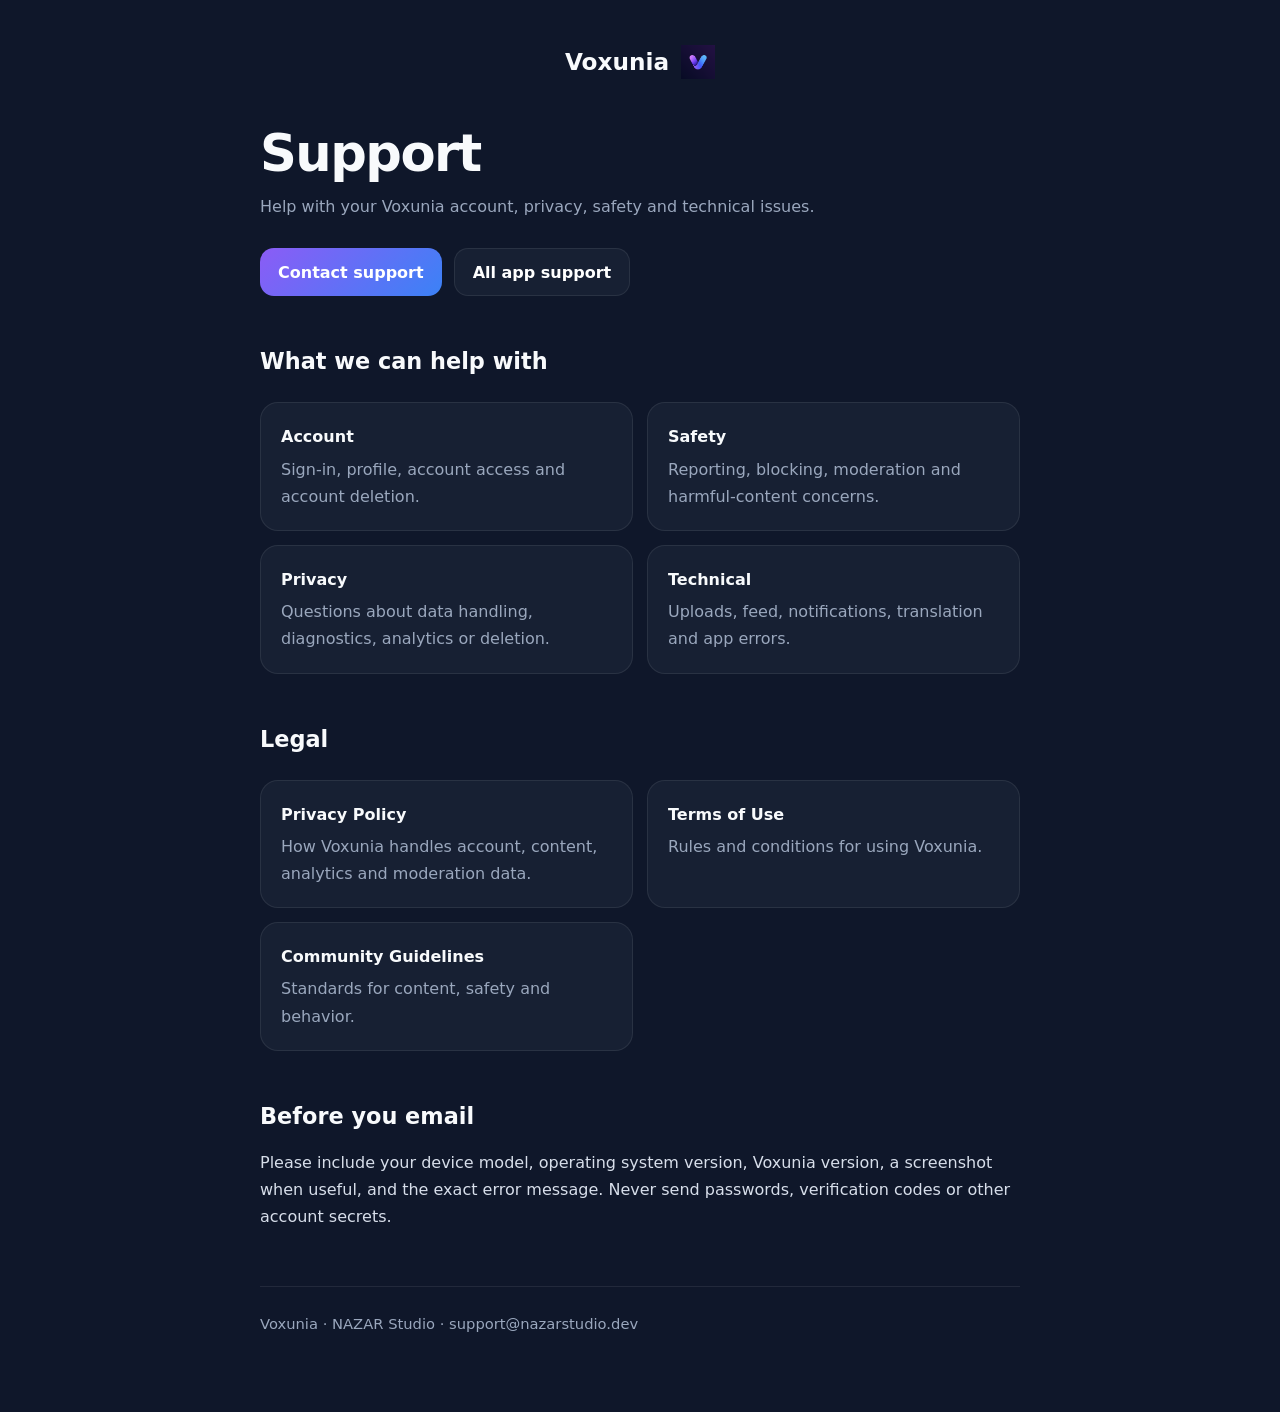
<file: voxunia/support.html>
<!doctype html>
<html lang="en">
<head>
  <meta charset="utf-8">
  <meta name="viewport" content="width=device-width,initial-scale=1">
  <title>Voxunia Support</title>
  <link rel="icon" href="../assets/voxunia-icon.png" type="image/png">
  <link rel="stylesheet" href="voxunia.css?v=1">
</head>
<body>
  <main class="vx-shell">
    <a class="vx-brand" href="support.html" aria-label="Voxunia Support">
      <span>Voxunia</span>
      <img src="../assets/voxunia-icon.png" alt="">
    </a>

    <h1 class="vx-title">Support</h1>
    <p class="vx-subtitle">Help with your Voxunia account, privacy, safety and technical issues.</p>

    <div class="vx-actions">
      <a class="vx-btn" href="mailto:support@nazarstudio.dev">Contact support</a>
      <a class="vx-btn secondary" href="../support.html">All app support</a>
    </div>

    <section class="vx-section">
      <h2>What we can help with</h2>
      <div class="vx-grid">
        <div class="vx-card"><strong>Account</strong><span>Sign-in, profile, account access and account deletion.</span></div>
        <div class="vx-card"><strong>Safety</strong><span>Reporting, blocking, moderation and harmful-content concerns.</span></div>
        <div class="vx-card"><strong>Privacy</strong><span>Questions about data handling, diagnostics, analytics or deletion.</span></div>
        <div class="vx-card"><strong>Technical</strong><span>Uploads, feed, notifications, translation and app errors.</span></div>
      </div>
    </section>

    <section class="vx-section">
      <h2>Legal</h2>
      <div class="vx-grid">
        <a class="vx-card" href="privacy.html"><strong>Privacy Policy</strong><span>How Voxunia handles account, content, analytics and moderation data.</span></a>
        <a class="vx-card" href="terms.html"><strong>Terms of Use</strong><span>Rules and conditions for using Voxunia.</span></a>
        <a class="vx-card" href="community-guidelines.html"><strong>Community Guidelines</strong><span>Standards for content, safety and behavior.</span></a>
      </div>
    </section>

    <section class="vx-section">
      <h2>Before you email</h2>
      <p>Please include your device model, operating system version, Voxunia version, a screenshot when useful, and the exact error message. Never send passwords, verification codes or other account secrets.</p>
    </section>

    <div class="vx-footer">Voxunia · NAZAR Studio · support@nazarstudio.dev</div>
  </main>
</body>
</html>
</file>
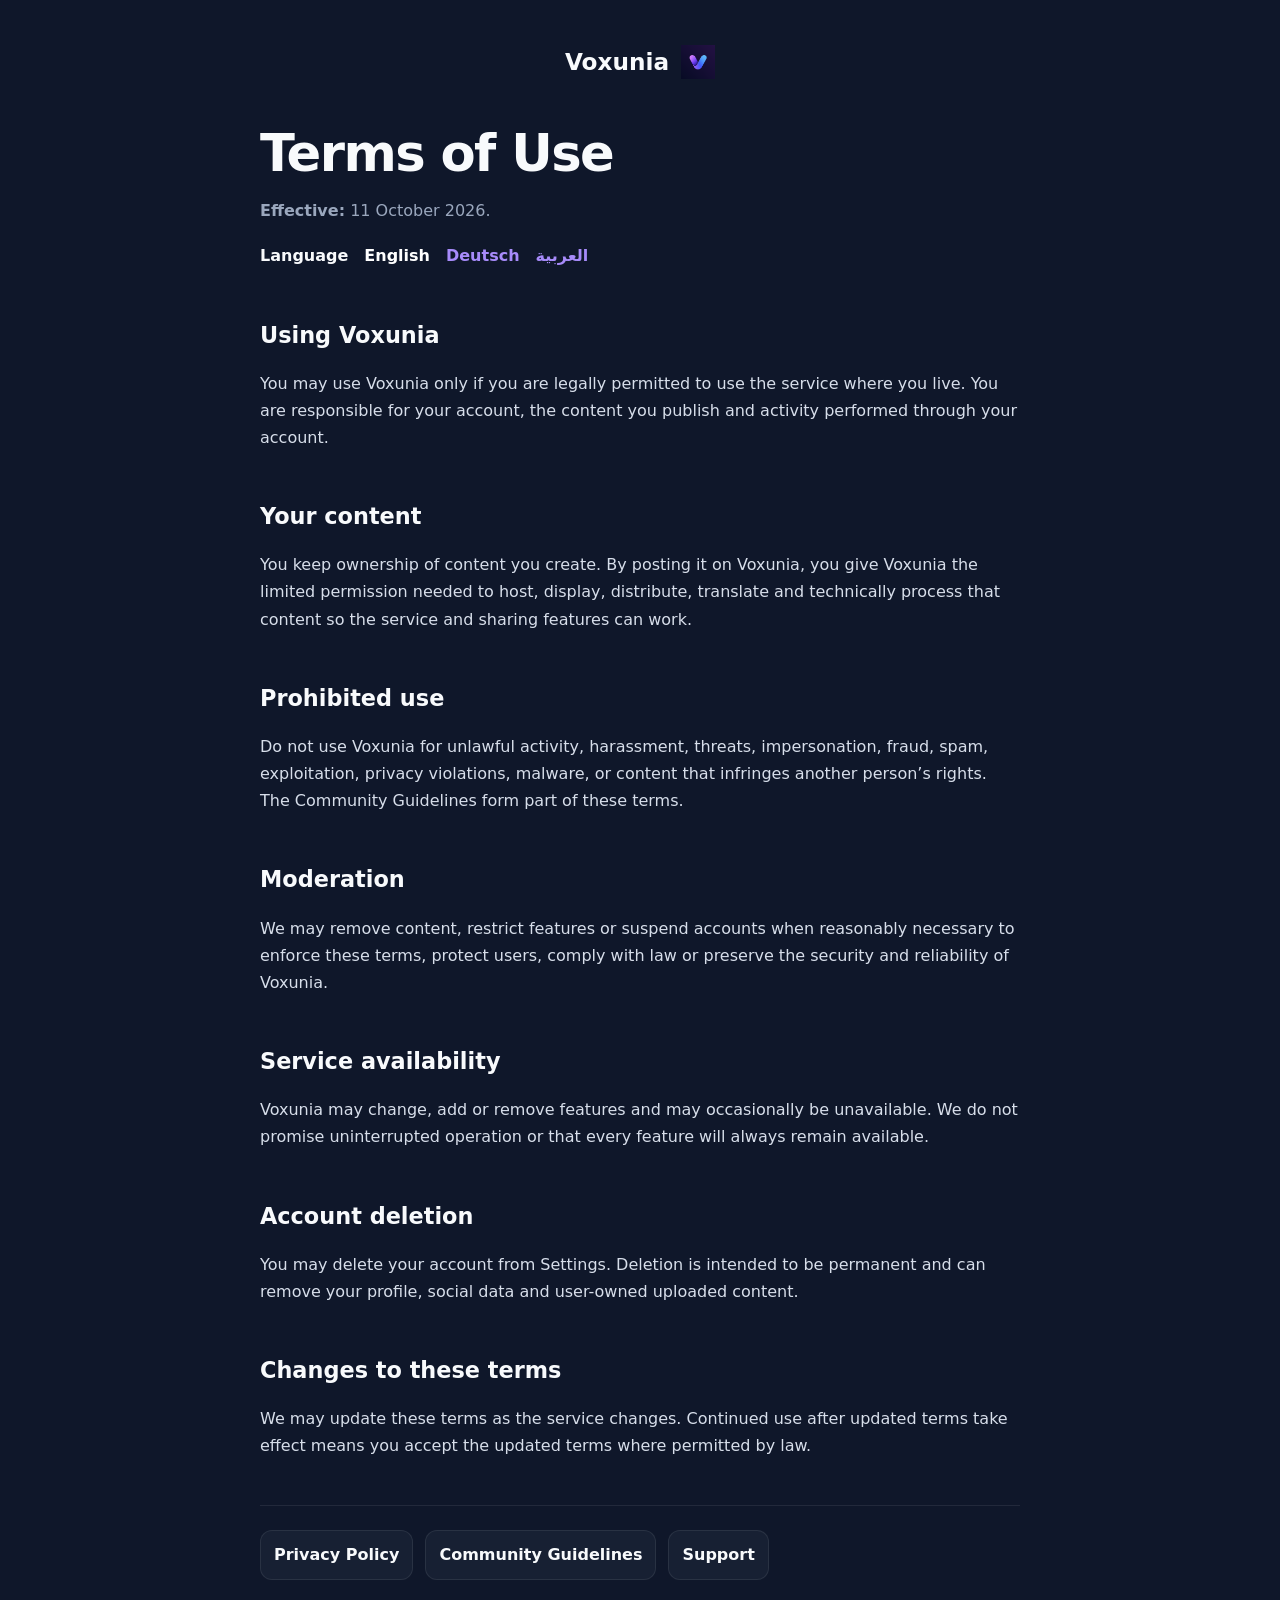
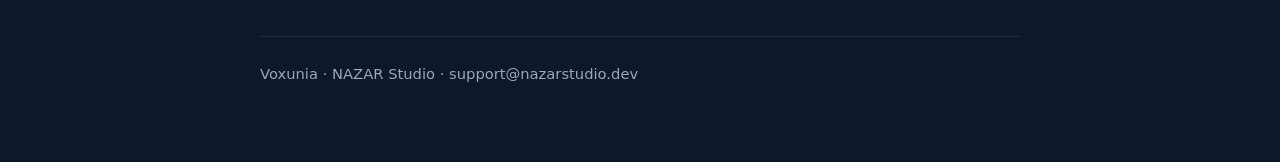
<file: voxunia/terms.html>
<!doctype html>
<html lang="en">
<head>
  <meta charset="utf-8">
  <meta name="viewport" content="width=device-width,initial-scale=1">
  <title>Voxunia Terms of Use — NAZAR Studio</title>
  <link rel="icon" href="../assets/voxunia-icon.png" type="image/png">
  <link rel="stylesheet" href="voxunia.css?v=1">
</head>
<body>
  <main class="vx-shell">
    <a class="vx-brand" href="support.html" aria-label="Voxunia Support"><span>Voxunia</span><img src="../assets/voxunia-icon.png" alt=""></a>
    <div class="legal-language-switch" aria-label="Language selector">
        <span>Language</span>
        <a data-lang-link="en" href="?lang=en">English</a>
        <a data-lang-link="de" href="?lang=de">Deutsch</a>
        <a data-lang-link="ar" href="?lang=ar">العربية</a>
      </div>

      <section data-legal-lang="en">
        <h1>Terms of Use</h1>
        <p class="notice"><strong>Effective:</strong> 11 October 2026.</p>
        <h2>Using Voxunia</h2>
        <p>You may use Voxunia only if you are legally permitted to use the service where you live. You are responsible for your account, the content you publish and activity performed through your account.</p>
        <h2>Your content</h2>
        <p>You keep ownership of content you create. By posting it on Voxunia, you give Voxunia the limited permission needed to host, display, distribute, translate and technically process that content so the service and sharing features can work.</p>
        <h2>Prohibited use</h2>
        <p>Do not use Voxunia for unlawful activity, harassment, threats, impersonation, fraud, spam, exploitation, privacy violations, malware, or content that infringes another person’s rights. The Community Guidelines form part of these terms.</p>
        <h2>Moderation</h2>
        <p>We may remove content, restrict features or suspend accounts when reasonably necessary to enforce these terms, protect users, comply with law or preserve the security and reliability of Voxunia.</p>
        <h2>Service availability</h2>
        <p>Voxunia may change, add or remove features and may occasionally be unavailable. We do not promise uninterrupted operation or that every feature will always remain available.</p>
        <h2>Account deletion</h2>
        <p>You may delete your account from Settings. Deletion is intended to be permanent and can remove your profile, social data and user-owned uploaded content.</p>
        <h2>Changes to these terms</h2>
        <p>We may update these terms as the service changes. Continued use after updated terms take effect means you accept the updated terms where permitted by law.</p>
      </section>

      <section data-legal-lang="de" hidden>
        <h1>Nutzungsbedingungen</h1>
        <p class="notice"><strong>Gültig ab:</strong> 11. Oktober 2026.</p>
        <h2>Voxunia nutzen</h2>
        <p>Du darfst Voxunia nur nutzen, wenn du den Dienst an deinem Wohnort rechtmäßig nutzen darfst. Du bist für dein Konto, die veröffentlichten Inhalte und die über dein Konto ausgeführten Aktivitäten verantwortlich.</p>
        <h2>Deine Inhalte</h2>
        <p>Du behältst das Eigentum an den von dir erstellten Inhalten. Durch die Veröffentlichung auf Voxunia erteilst du Voxunia die begrenzte Erlaubnis, diese Inhalte zu hosten, anzuzeigen, zu verbreiten, zu übersetzen und technisch zu verarbeiten, damit der Dienst und die Teilen-Funktionen arbeiten können.</p>
        <h2>Verbotene Nutzung</h2>
        <p>Nutze Voxunia nicht für rechtswidrige Aktivitäten, Belästigung, Drohungen, Identitätsmissbrauch, Betrug, Spam, Ausbeutung, Datenschutzverletzungen, Schadsoftware oder Inhalte, die Rechte anderer verletzen. Die Community-Richtlinien sind Bestandteil dieser Bedingungen.</p>
        <h2>Moderation</h2>
        <p>Wir können Inhalte entfernen, Funktionen einschränken oder Konten sperren, wenn dies angemessen erforderlich ist, um diese Bedingungen durchzusetzen, Nutzer zu schützen, Gesetze einzuhalten oder die Sicherheit und Zuverlässigkeit von Voxunia zu bewahren.</p>
        <h2>Verfügbarkeit des Dienstes</h2>
        <p>Voxunia kann Funktionen ändern, hinzufügen oder entfernen und gelegentlich nicht verfügbar sein. Wir versprechen weder einen unterbrechungsfreien Betrieb noch die dauerhafte Verfügbarkeit jeder Funktion.</p>
        <h2>Kontolöschung</h2>
        <p>Du kannst dein Konto in den Einstellungen löschen. Die Löschung ist als dauerhaft vorgesehen und kann dein Profil, soziale Daten und dir gehörende hochgeladene Inhalte entfernen.</p>
        <h2>Änderungen dieser Bedingungen</h2>
        <p>Wir können diese Bedingungen aktualisieren, wenn sich der Dienst verändert. Die weitere Nutzung nach Inkrafttreten aktualisierter Bedingungen bedeutet, dass du diese akzeptierst, soweit dies gesetzlich zulässig ist.</p>
      </section>

      <section data-legal-lang="ar" hidden>
        <h1>شروط الاستخدام</h1>
        <p class="notice"><strong>سارية اعتبارًا من:</strong> 11 أكتوبر 2026.</p>
        <h2>استخدام Voxunia</h2>
        <p>يجوز لك استخدام Voxunia فقط إذا كان استخدام الخدمة مسموحًا لك قانونيًا في مكان إقامتك. أنت مسؤول عن حسابك والمحتوى الذي تنشره والنشاط الذي يتم عبر حسابك.</p>
        <h2>محتواك</h2>
        <p>تحتفظ بملكية المحتوى الذي تنشئه. بنشره على Voxunia، تمنح Voxunia الإذن المحدود اللازم لاستضافة ذلك المحتوى وعرضه وتوزيعه وترجمته ومعالجته تقنيًا لتعمل الخدمة وميزات المشاركة.</p>
        <h2>الاستخدام المحظور</h2>
        <p>لا تستخدم Voxunia للنشاط غير القانوني أو المضايقة أو التهديد أو انتحال الشخصية أو الاحتيال أو الرسائل المزعجة أو الاستغلال أو انتهاك الخصوصية أو البرمجيات الخبيثة أو المحتوى الذي ينتهك حقوق الآخرين. تُعدّ إرشادات المجتمع جزءًا من هذه الشروط.</p>
        <h2>الإشراف</h2>
        <p>قد نزيل المحتوى أو نقيّد الميزات أو نعلّق الحسابات عندما يكون ذلك ضروريًا بصورة معقولة لإنفاذ هذه الشروط أو حماية المستخدمين أو الامتثال للقانون أو الحفاظ على أمان Voxunia وموثوقيتها.</p>
        <h2>توفّر الخدمة</h2>
        <p>قد تغيّر Voxunia الميزات أو تضيفها أو تزيلها، وقد تكون الخدمة غير متاحة أحيانًا. لا نَعِد بتشغيل دون انقطاع أو ببقاء كل ميزة متاحة دائمًا.</p>
        <h2>حذف الحساب</h2>
        <p>يمكنك حذف حسابك من الإعدادات. يُقصد بالحذف أن يكون دائمًا، وقد يزيل ملفك الشخصي وبياناتك الاجتماعية ومحتواك المرفوع المملوك لك.</p>
        <h2>تغييرات هذه الشروط</h2>
        <p>قد نحدّث هذه الشروط مع تغيّر الخدمة. استمرار الاستخدام بعد سريان الشروط المحدّثة يعني قبولك لها حيثما يسمح القانون بذلك.</p>
      </section>

      <div class="legal-related-links">
        <a href="privacy.html">Privacy Policy</a>
        <a href="community-guidelines.html">Community Guidelines</a>
        <a href="support.html">Support</a>
      </div>
    <div class="vx-footer">Voxunia · NAZAR Studio · support@nazarstudio.dev</div>
  </main>
<script src="../voxunia-legal.js"></script>
</body>
</html>
</file>
<file: styles.css>
:root{
  --bg:#050913;
  --bg2:#08111f;
  --panel:#0d1728;
  --panel-strong:#111e33;
  --text:#f7f9fc;
  --muted:#96a8c0;
  --line:rgba(255,255,255,.09);
  --blue:#4da3ff;
  --blue2:#7cc8ff;
  --green:#74e3b2;
  --gold:#ffd166;
  --danger:#ff6d7a;
  --shadow:0 28px 80px rgba(0,0,0,.42);
  --radius:28px;
}
*{box-sizing:border-box}
html{scroll-behavior:smooth}
body{
  margin:0;
  color:var(--text);
  background:
    radial-gradient(circle at 15% -10%,rgba(77,163,255,.21),transparent 30%),
    radial-gradient(circle at 88% 10%,rgba(124,200,255,.10),transparent 24%),
    linear-gradient(180deg,var(--bg),var(--bg2));
  font:16px/1.65 Inter,ui-sans-serif,system-ui,-apple-system,BlinkMacSystemFont,"Segoe UI",sans-serif;
}
a{color:inherit;text-decoration:none}
img{max-width:100%;display:block}
button,input,textarea{font:inherit}
.container{width:min(1180px,calc(100% - 36px));margin:auto}
header{position:sticky;top:0;z-index:30;background:rgba(5,9,19,.72);backdrop-filter:blur(18px);border-bottom:1px solid var(--line)}
.nav{min-height:78px;display:flex;align-items:center;justify-content:space-between;gap:24px}
.brand{display:flex;align-items:center;gap:13px}
.monogram{width:46px;height:46px;border-radius:15px;display:grid;place-items:center;font-weight:950;letter-spacing:-.06em;color:var(--blue2);background:linear-gradient(145deg,#12375f,#08131f);border:1px solid rgba(124,200,255,.24);box-shadow:inset 0 0 22px rgba(77,163,255,.09),0 10px 25px rgba(0,0,0,.25)}
.brandcopy{display:flex;flex-direction:column;line-height:1.05}.brandname{font-size:1.05rem;font-weight:950;letter-spacing:.02em}.brandtag{font-size:.7rem;color:var(--muted);margin-top:6px;letter-spacing:.12em;text-transform:uppercase}
.navlinks{display:flex;gap:26px;align-items:center;color:var(--muted);font-weight:760}.navlinks a:hover{color:var(--text)}
.btn{display:inline-flex;align-items:center;justify-content:center;gap:10px;min-height:50px;padding:0 21px;border-radius:15px;font-weight:900;border:1px solid transparent;transition:.2s ease;cursor:pointer}.btn:hover{transform:translateY(-2px)}
.btn.primary{background:linear-gradient(135deg,var(--blue),var(--blue2));color:#03101d;box-shadow:0 14px 38px rgba(77,163,255,.22)}
.btn.secondary{border-color:var(--line);background:rgba(255,255,255,.035)}
.btn.disabled{opacity:.58;cursor:default}.btn.disabled:hover{transform:none}
.hero{padding:110px 0 88px}.hero-grid{display:grid;grid-template-columns:1.02fr .98fr;gap:62px;align-items:center}
.kicker{color:var(--blue2);font-weight:900;text-transform:uppercase;letter-spacing:.13em;font-size:.82rem}
h1{font-size:clamp(3.4rem,7vw,6.5rem);line-height:.94;letter-spacing:-.062em;margin:18px 0 26px}h1 span{background:linear-gradient(135deg,#fff 14%,#a9d7ff 100%);-webkit-background-clip:text;color:transparent}
.lead{font-size:1.18rem;color:var(--muted);max-width:690px}.actions{display:flex;gap:13px;flex-wrap:wrap;margin-top:32px}
.hero-visual{position:relative}.glow{position:absolute;inset:12% 12%;background:rgba(77,163,255,.24);filter:blur(70px);border-radius:50%}
.device{position:relative;margin:auto;width:min(420px,92%);padding:14px;border-radius:42px;background:linear-gradient(180deg,#1d2d45,#0c1422);border:1px solid rgba(255,255,255,.13);box-shadow:var(--shadow);transform:rotate(2deg)}
.screen{min-height:620px;border-radius:31px;overflow:hidden;background:#091221;border:1px solid rgba(255,255,255,.07);position:relative}
.screen-top{padding:28px 26px 20px;background:#1d2b40;display:flex;align-items:center;justify-content:space-between}.screen-top strong{font-size:1.35rem}.top-icons{display:flex;gap:10px}.dot{width:34px;height:34px;border-radius:11px;background:#243650;border:1px solid rgba(255,255,255,.05)}
.project-list{padding:26px}.project{padding:19px 18px;border-radius:18px;background:#172338;margin-bottom:14px;border:1px solid rgba(255,255,255,.05)}.project small{display:block;color:var(--muted);margin-top:3px}.new-project{position:absolute;right:24px;bottom:86px;background:linear-gradient(135deg,var(--blue),var(--blue2));color:#07111f;padding:15px 20px;border-radius:18px;font-weight:950}.tabs{position:absolute;bottom:0;left:0;right:0;display:grid;grid-template-columns:1fr 1fr;background:#1d2b40;padding:16px 12px}.tabs span{text-align:center;color:var(--muted);font-weight:850}.tabs .active{color:#fff}
.section{padding:92px 0}.section h2{font-size:clamp(2.3rem,4.7vw,4rem);line-height:1.04;letter-spacing:-.047em;margin:0 0 18px}.section-intro{color:var(--muted);max-width:760px}
.stats{display:grid;grid-template-columns:repeat(3,1fr);gap:18px;margin-top:38px}.stat{padding:25px;border-radius:22px;background:rgba(13,23,40,.82);border:1px solid var(--line)}.stat strong{display:block;font-size:1.5rem}.stat span{color:var(--muted)}
.grid{display:grid;grid-template-columns:repeat(3,1fr);gap:20px;margin-top:42px}.card{padding:30px;border-radius:24px;background:rgba(13,23,40,.84);border:1px solid var(--line);transition:.2s ease}.card:hover{transform:translateY(-4px);border-color:rgba(124,200,255,.2)}.icon{width:50px;height:50px;border-radius:15px;display:grid;place-items:center;background:rgba(77,163,255,.12);color:var(--blue2);margin-bottom:20px;font-weight:900}.card h3{margin:0 0 8px}.card p{color:var(--muted);margin:0}
.product{padding:48px;border-radius:32px;background:linear-gradient(135deg,rgba(17,30,51,.95),rgba(8,17,31,.97));border:1px solid var(--line);box-shadow:0 22px 70px rgba(0,0,0,.22)}
.product-head{display:grid;grid-template-columns:auto 1fr;gap:24px;align-items:center}.app-icon{width:100px;height:100px;border-radius:25px;box-shadow:0 18px 40px rgba(0,0,0,.34);border:1px solid rgba(255,255,255,.1)}.badge{display:inline-flex;padding:7px 12px;border-radius:999px;background:rgba(116,227,178,.12);color:#8aebc4;font-weight:900;font-size:.82rem}.product h3{font-size:2.7rem;margin:10px 0 4px}.product p,.product li{color:var(--muted)}
.store-buttons{display:flex;gap:12px;flex-wrap:wrap;margin-top:26px}.store{display:inline-flex;align-items:center;gap:13px;padding:12px 17px;border-radius:15px;background:#fff;color:#050505;min-width:210px;border:1px solid rgba(255,255,255,.16)}.store.dark{background:#101010;color:#fff}.store svg{width:30px;height:30px;flex:0 0 auto}.store small{display:block;font-size:.67rem;line-height:1.1;opacity:.72}.store strong{display:block;font-size:1rem;line-height:1.25}.store.coming{opacity:.55;cursor:default}
.feature-list{display:grid;grid-template-columns:repeat(2,1fr);gap:14px;margin-top:32px}.feature-row{padding:18px 18px;border-radius:17px;background:rgba(255,255,255,.035);border:1px solid var(--line)}.feature-row strong{display:block}.feature-row span{color:var(--muted);font-size:.92rem}
.showcase{display:grid;grid-template-columns:repeat(3,1fr);gap:22px;margin-top:40px}.shot{min-height:440px;border-radius:28px;background:linear-gradient(180deg,#1c2a40,#0d1728);border:1px solid var(--line);padding:18px;position:relative;overflow:hidden}.shot::after{content:"";position:absolute;inset:auto -20% -20% 30%;height:180px;background:rgba(77,163,255,.18);filter:blur(48px)}.shot-head{display:flex;justify-content:space-between;align-items:center;margin-bottom:24px}.shot-title{font-size:1.15rem;font-weight:900}.pill{font-size:.75rem;padding:5px 9px;border-radius:999px;background:rgba(77,163,255,.12);color:var(--blue2)}.codeblock{font: .88rem/1.8 ui-monospace,SFMono-Regular,Consolas,monospace;background:#091321;border-radius:18px;padding:18px;border:1px solid var(--line)}.kw{color:#65b8ff}.str{color:#8de5b7}.num{color:#ffd166}.console{margin-top:14px;padding:15px;border-radius:15px;background:#0a1728;color:#a9bad0;border:1px solid var(--line)}.lesson{display:grid;grid-template-columns:1fr 1fr;gap:12px}.lesson div{padding:18px;border-radius:17px;background:#172338;border:1px solid var(--line)}.lesson strong{display:block}.lesson span{font-size:.8rem;color:var(--muted)}
.roadmap{display:grid;grid-template-columns:repeat(4,1fr);gap:16px;margin-top:38px}.road{padding:24px;border-radius:20px;background:rgba(13,23,40,.82);border:1px solid var(--line)}.road .status{font-size:.76rem;font-weight:900;text-transform:uppercase;letter-spacing:.08em;color:var(--muted)}.road.live .status{color:var(--green)}.road h3{margin:9px 0 5px}.road p{color:var(--muted);margin:0;font-size:.93rem}
.faq{display:grid;gap:12px;margin-top:36px}.faq details{padding:18px 20px;border-radius:18px;background:rgba(13,23,40,.82);border:1px solid var(--line)}.faq summary{cursor:pointer;font-weight:850}.faq p{color:var(--muted);margin-bottom:2px}
.studio-strip{display:grid;grid-template-columns:1.15fr .85fr;gap:28px;padding:40px;border-radius:30px;background:rgba(13,23,40,.86);border:1px solid var(--line)}.studio-strip strong{display:block;font-size:1.22rem;margin-bottom:8px}.studio-strip p{color:var(--muted)}
.legal{padding:86px 0 120px}.legal article{max-width:860px}.legal h1{font-size:clamp(2.8rem,5vw,4.7rem)}.legal h2{margin-top:42px;font-size:1.45rem}.legal p,.legal li{color:#b7c5d8}.notice{padding:18px 20px;border-radius:16px;background:rgba(255,255,255,.04);border:1px solid var(--line)}
footer{border-top:1px solid var(--line);padding:40px 0 50px;color:var(--muted)}.footer{display:flex;justify-content:space-between;gap:30px;align-items:flex-start}.footerlinks{display:flex;gap:20px;flex-wrap:wrap}
.reveal{opacity:0;transform:translateY(18px);transition:.65s ease}.reveal.visible{opacity:1;transform:none}
@media(max-width:980px){.hero-grid{grid-template-columns:1fr}.hero-visual{margin-top:24px}.grid,.showcase{grid-template-columns:1fr 1fr}.roadmap{grid-template-columns:1fr 1fr}}
@media(max-width:760px){.navlinks{display:none}.brandtag{display:none}.hero{padding-top:72px}.grid,.showcase,.stats,.feature-list,.roadmap,.studio-strip{grid-template-columns:1fr}.product{padding:28px}.product-head{grid-template-columns:1fr}.product h3{font-size:2.15rem}.device{width:min(390px,100%)}.screen{min-height:560px}.store{width:100%}.footer{flex-direction:column}}

/* NovaCode dedicated page */
.active-link{color:var(--text)!important}
.product-page-hero{padding:92px 0 28px}
.product-page-hero h1{max-width:850px}
#novacode .product{max-width:1100px;margin:0 auto}
#novacode .product-head{grid-template-columns:1fr;text-align:center;justify-items:center}
#novacode .product-head>div{max-width:760px}
#novacode .app-icon{width:112px;height:112px;object-fit:cover;object-position:center;border-radius:27px;margin:0 auto}
#novacode .store-buttons{justify-content:center}
#novacode .feature-list{text-align:left}
@media(max-width:760px){.product-page-hero{padding-top:64px}.product-page-hero h1{font-size:clamp(3rem,15vw,4.7rem)}#novacode .app-icon{width:104px;height:104px}}

/* v2.2 — studio/app hierarchy */
.profile-mark{width:46px;height:46px;border-radius:15px;object-fit:cover;object-position:center 24%;border:1px solid rgba(124,200,255,.24);box-shadow:0 10px 25px rgba(0,0,0,.25);background:#102036}
.studio-hero{min-height:720px;display:flex;align-items:center}
.studio-hero-grid{display:grid;grid-template-columns:1.04fr .96fr;gap:70px;align-items:center}
.studio-orbit{position:relative;min-height:470px;border-radius:38px;background:radial-gradient(circle at 50% 45%,rgba(77,163,255,.18),transparent 44%),linear-gradient(145deg,rgba(20,37,62,.7),rgba(7,14,26,.88));border:1px solid var(--line);box-shadow:var(--shadow);overflow:hidden}
.studio-orbit:before,.studio-orbit:after{content:"";position:absolute;inset:14%;border-radius:50%;border:1px solid rgba(124,200,255,.12)}
.studio-orbit:after{inset:28%}
.orbit-core{position:absolute;left:50%;top:50%;transform:translate(-50%,-50%);width:112px;height:112px;border-radius:32px;display:grid;place-items:center;font-size:2rem;font-weight:950;color:var(--blue2);background:linear-gradient(145deg,#12375f,#08131f);border:1px solid rgba(124,200,255,.28);box-shadow:0 20px 60px rgba(0,0,0,.35)}
.orbit-card{position:absolute;padding:16px 18px;border-radius:18px;background:rgba(15,29,49,.93);border:1px solid var(--line);min-width:170px;box-shadow:0 14px 34px rgba(0,0,0,.2)}
.orbit-card strong,.orbit-card span{display:block}.orbit-card span{color:var(--muted);font-size:.82rem;margin-top:4px}.orbit-one{left:9%;top:18%}.orbit-two{right:8%;top:26%}.orbit-three{left:21%;bottom:12%}
.apps-preview{padding:44px;border-radius:30px;background:linear-gradient(135deg,rgba(17,30,51,.95),rgba(8,17,31,.97));border:1px solid var(--line)}
.apps-preview h2{margin-bottom:12px}.apps-preview>div:first-child p{color:var(--muted);max-width:680px}.preview-apps-grid{display:grid;grid-template-columns:repeat(2,1fr);gap:14px;margin-top:28px}.preview-app-card{display:grid;grid-template-columns:auto 1fr;gap:18px;align-items:center;padding:20px;border-radius:22px;background:rgba(255,255,255,.035);border:1px solid var(--line)}.preview-app-card img{width:72px;height:72px;border-radius:18px}.preview-app-card strong,.preview-app-card span{display:block}.preview-app-card span{color:var(--muted);margin-top:4px}.preview-app-card .btn{grid-column:1/-1;width:100%}.text-link{display:inline-flex;margin-top:20px;color:var(--blue2);font-weight:850}
.apps-library{padding-top:48px}.app-library-card{position:relative;display:grid;grid-template-columns:auto 1fr auto;gap:28px;align-items:center;padding:34px;border-radius:30px;background:linear-gradient(135deg,rgba(17,30,51,.96),rgba(8,17,31,.98));border:1px solid var(--line);transition:.25s ease}.app-library-card:hover{transform:translateY(-4px);border-color:rgba(124,200,255,.25)}.app-library-card>img{width:128px;height:128px;border-radius:30px;box-shadow:0 18px 44px rgba(0,0,0,.32)}.app-library-copy h2{font-size:2rem;margin:9px 0 8px}.app-library-copy p{color:var(--muted);max-width:700px}.mini-meta{display:flex;gap:9px;flex-wrap:wrap;margin-top:16px}.mini-meta span{padding:7px 10px;border-radius:999px;background:rgba(77,163,255,.09);border:1px solid var(--line);font-size:.8rem;color:#b7c9de}.app-arrow{font-size:2.2rem;color:var(--blue2)}.future-app{margin-top:18px;padding:22px;border:1px dashed rgba(124,200,255,.18);border-radius:20px;color:var(--muted);text-align:center}
.product-links-section{padding-top:0}.product-links{display:grid;grid-template-columns:repeat(3,1fr);gap:14px}.product-links a{padding:20px;border-radius:19px;background:rgba(13,23,40,.82);border:1px solid var(--line);transition:.2s ease}.product-links a:hover{transform:translateY(-2px);border-color:rgba(124,200,255,.22)}.product-links strong,.product-links span{display:block}.product-links span{color:var(--muted);font-size:.88rem;margin-top:5px}
@media(max-width:980px){.studio-hero-grid{grid-template-columns:1fr}.studio-orbit{min-height:410px}.app-library-card{grid-template-columns:auto 1fr}.app-arrow{display:none}}
@media(max-width:760px){.studio-hero{min-height:auto}.studio-orbit{min-height:350px}.orbit-card{min-width:140px;padding:12px}.orbit-one{left:5%;top:12%}.orbit-two{right:5%;top:20%}.orbit-three{left:14%;bottom:10%}.preview-apps-grid{grid-template-columns:1fr}.app-library-card{grid-template-columns:1fr;text-align:center}.app-library-card>img,.app-library-card>.app-icon{margin:auto}.mini-meta{justify-content:center}.product-links{grid-template-columns:1fr}}

/* v2.3 — founder identity */
.profile-mark{border-radius:50%;object-position:center 20%;transition:transform .2s ease,box-shadow .2s ease}.brand:hover .profile-mark{transform:scale(1.04);box-shadow:0 0 0 4px rgba(77,163,255,.08),0 12px 30px rgba(0,0,0,.3)}
.founder-portrait{position:relative;display:block;min-height:520px;perspective:1000px}.portrait-glow{position:absolute;inset:12% 8% 7%;background:radial-gradient(circle at 50% 45%,rgba(77,163,255,.34),rgba(77,163,255,.08) 35%,transparent 68%);filter:blur(48px);pointer-events:none}.portrait-frame{position:relative;height:100%;min-height:500px;border-radius:42px;padding:14px;background:linear-gradient(145deg,rgba(124,200,255,.18),rgba(255,255,255,.035));border:1px solid rgba(124,200,255,.22);box-shadow:0 34px 90px rgba(0,0,0,.42),inset 0 1px 0 rgba(255,255,255,.08);overflow:hidden;transform-style:preserve-3d;transition:transform .16s ease}.portrait-frame:before{content:"";position:absolute;inset:0;background:linear-gradient(120deg,rgba(255,255,255,.08),transparent 26%,transparent 72%,rgba(77,163,255,.08));pointer-events:none;z-index:2}.portrait-frame img{width:100%;height:100%;min-height:472px;object-fit:cover;object-position:center 20%;border-radius:31px}.portrait-caption{position:absolute;left:34px;right:34px;bottom:32px;padding:18px 20px;border-radius:20px;background:rgba(5,9,19,.68);backdrop-filter:blur(16px);border:1px solid rgba(255,255,255,.1);z-index:3}.portrait-caption span,.portrait-caption strong,.portrait-caption small{display:block}.portrait-caption span{font-size:.72rem;text-transform:uppercase;letter-spacing:.13em;color:var(--blue2);font-weight:900}.portrait-caption strong{font-size:1.22rem;margin-top:4px}.portrait-caption small{color:var(--muted)}
.about-hero{padding:100px 0 72px}.about-grid{display:grid;grid-template-columns:.82fr 1.18fr;gap:72px;align-items:center}.about-photo-wrap{position:relative;perspective:1000px}.about-photo{position:relative;padding:12px;border-radius:38px;background:linear-gradient(145deg,rgba(124,200,255,.17),rgba(255,255,255,.03));border:1px solid rgba(124,200,255,.2);box-shadow:var(--shadow);overflow:hidden;transition:transform .16s ease;transform-style:preserve-3d}.about-photo img{width:100%;aspect-ratio:1/1.08;object-fit:cover;object-position:center 18%;border-radius:28px}.photo-chip{position:absolute;left:28px;bottom:28px;padding:10px 14px;border-radius:999px;background:rgba(5,9,19,.72);backdrop-filter:blur(14px);border:1px solid rgba(255,255,255,.1);font-size:.8rem;font-weight:900;color:#d9eaff}
@media(max-width:980px){.founder-portrait{min-height:470px}.about-grid{grid-template-columns:1fr;gap:42px}.about-photo-wrap{max-width:520px}.portrait-frame{min-height:450px}.portrait-frame img{min-height:422px}}
@media(max-width:760px){.founder-portrait{min-height:420px}.portrait-frame{min-height:400px;border-radius:30px}.portrait-frame img{min-height:372px;border-radius:22px}.portrait-caption{left:24px;right:24px;bottom:24px}.about-hero{padding-top:64px}.about-photo{border-radius:30px}.about-photo img{border-radius:22px}.profile-mark{width:44px;height:44px}}

/* v2.4 — corrected studio identity + NovaCode-only programming visual */
.profile-mark{object-fit:cover;object-position:center 22%;background:#0b1424}
.novacode-hero-grid{display:grid;grid-template-columns:.9fr 1.1fr;gap:54px;align-items:center}
.novacode-programming-visual{position:relative;border-radius:34px;padding:10px;background:linear-gradient(145deg,rgba(124,200,255,.18),rgba(255,255,255,.025));border:1px solid rgba(124,200,255,.22);box-shadow:0 30px 90px rgba(0,0,0,.42);overflow:hidden}
.novacode-programming-visual:before{content:"";position:absolute;inset:-20%;background:radial-gradient(circle at 45% 45%,rgba(77,163,255,.18),transparent 52%);filter:blur(36px);pointer-events:none}
.novacode-programming-visual img{position:relative;display:block;width:100%;height:auto;border-radius:26px}
@media(max-width:980px){.novacode-hero-grid{grid-template-columns:1fr}.novacode-programming-visual{max-width:760px}}
@media(max-width:760px){.novacode-programming-visual{border-radius:24px;padding:7px}.novacode-programming-visual img{border-radius:18px}}


/* v2.5 — NovaCode hero uses a pure app-style phone mockup, no website screenshot */
.novacode-phone-visual{position:relative;min-height:640px;display:grid;place-items:center}
.novacode-phone-visual .glow{inset:14% 15%;background:rgba(77,163,255,.28);filter:blur(82px)}
.novacode-phone{width:min(390px,88%);transform:rotate(2.2deg);padding:12px;border-radius:46px;background:linear-gradient(165deg,#243550,#0b1320 62%);box-shadow:0 42px 110px rgba(0,0,0,.52),0 0 0 1px rgba(124,200,255,.12)}
.novacode-screen{min-height:690px;border-radius:35px;background:#07101d;overflow:hidden}
.novacode-screen-top{padding:24px 21px 18px;background:#202e43}
.novacode-title-row{display:flex;align-items:center;gap:10px}.phone-back{font-size:2rem;line-height:.8;color:#e8f4ff}.novacode-title-row strong{font-size:1.22rem}
.novacode-screen .top-icons .dot{display:grid;place-items:center;font-size:.85rem;color:#e8f4ff}.phone-pro{color:#7cc8ff!important}.phone-settings{font-size:1rem!important}
.phone-editor-head{margin:20px 18px 14px;padding:16px;border-radius:17px;background:#172338;border:1px solid rgba(255,255,255,.055);display:grid;grid-template-columns:auto 1fr auto;gap:12px;align-items:center}.phone-editor-head small{display:block;color:#8495ac;margin-top:3px}.phone-folder{font-size:1.65rem;color:#4da3ff}.phone-more{color:#dceaff;font-weight:900;letter-spacing:.1em}
.phone-editor{margin:0 18px;background:#091321;border:1px solid rgba(255,255,255,.06);border-radius:17px;padding:16px 0 15px;overflow:hidden;box-shadow:inset 0 18px 38px rgba(0,0,0,.12)}
.phone-line{display:grid;grid-template-columns:34px 1fr;gap:12px;padding:3px 14px 3px 8px;font: .77rem/1.65 ui-monospace,SFMono-Regular,Consolas,monospace}.phone-line>span{text-align:right;color:#435168;user-select:none}.phone-line code{color:#b9c9dc}.phone-line code b{color:#65b8ff;font-weight:700}.phone-line code i{color:#8de5b7;font-style:normal}.phone-line code em{color:#ffd166;font-style:normal}.phone-line.muted{opacity:.45}
.phone-console{margin:13px 18px 0;border-radius:17px;background:#122036;border:1px solid rgba(255,255,255,.06);overflow:hidden}.phone-console-head{display:flex;justify-content:space-between;align-items:center;padding:10px 13px;border-bottom:1px solid rgba(255,255,255,.055);font-size:.67rem;letter-spacing:.08em}.phone-console-head span{color:#74869f}.phone-console pre{margin:0;padding:12px 14px 15px;color:#b9c9dc;font:.72rem/1.55 ui-monospace,SFMono-Regular,Consolas,monospace}
.phone-run{position:absolute;left:18px;right:18px;bottom:75px;height:44px;border:0;border-radius:13px;background:linear-gradient(135deg,#4da3ff,#7cc8ff);color:#06111e;font:inherit;font-weight:950;pointer-events:none}.novacode-screen .tabs{padding:14px 10px;background:#202e43}
@media(max-width:980px){.novacode-phone-visual{min-height:620px}.novacode-phone{width:min(370px,86%)}}
@media(max-width:760px){.novacode-phone-visual{min-height:590px}.novacode-phone{width:min(350px,92%);transform:none}.novacode-screen{min-height:640px}.phone-line{font-size:.72rem}.phone-console pre{font-size:.68rem}}


/* Voxunia legal pages */
.legal-language-switch{
  display:flex;
  align-items:center;
  gap:10px;
  flex-wrap:wrap;
  margin:22px 0 28px;
  padding:12px 14px;
  border-radius:16px;
  background:rgba(255,255,255,.035);
  border:1px solid var(--line);
  color:var(--muted);
}
.legal-language-switch>span{font-size:.82rem;font-weight:850;text-transform:uppercase;letter-spacing:.08em;margin-right:2px}
.legal-language-switch a{padding:7px 11px;border-radius:999px;border:1px solid transparent;font-weight:800;color:#c3d0e1}
.legal-language-switch a:hover{border-color:rgba(124,200,255,.2);color:#fff}
.legal-language-switch a.active{background:rgba(77,163,255,.14);border-color:rgba(124,200,255,.24);color:var(--blue2)}
.legal-related-links{display:flex;gap:12px;flex-wrap:wrap;margin-top:44px;padding-top:24px;border-top:1px solid var(--line)}
.legal-related-links a{padding:11px 14px;border-radius:13px;background:rgba(255,255,255,.035);border:1px solid var(--line);font-weight:800;color:#cfe3f7}
.voxunia-legal-cards{display:grid;grid-template-columns:repeat(3,1fr);gap:14px;margin:20px 0 34px}
.voxunia-legal-cards a{padding:20px;border-radius:19px;background:rgba(13,23,40,.82);border:1px solid var(--line);transition:.2s ease}
.voxunia-legal-cards a:hover{transform:translateY(-2px);border-color:rgba(124,200,255,.22)}
.voxunia-legal-cards strong,.voxunia-legal-cards span{display:block}
.voxunia-legal-cards span{color:var(--muted);font-size:.9rem;margin-top:6px}
html[dir="rtl"] .legal article{text-align:right}
html[dir="rtl"] .legal-language-switch{direction:rtl}
html[dir="rtl"] .legal-language-switch>span{margin-right:0;margin-left:2px}
@media(max-width:760px){.voxunia-legal-cards{grid-template-columns:1fr}}


/* Separate app support */
.support-app-grid{
  display:grid;
  grid-template-columns:repeat(2,1fr);
  gap:20px;
  margin:24px 0 36px;
}
.support-app-card{
  display:grid;
  grid-template-columns:auto 1fr;
  gap:22px;
  align-items:center;
  padding:26px;
  border-radius:26px;
  background:linear-gradient(135deg,rgba(17,30,51,.96),rgba(8,17,31,.98));
  border:1px solid var(--line);
  transition:.22s ease;
  box-shadow:0 18px 50px rgba(0,0,0,.16);
}
.support-app-card:hover{
  transform:translateY(-3px);
  border-color:rgba(124,200,255,.25);
}
.support-app-card>img{
  width:96px;
  height:96px;
  border-radius:24px;
  object-fit:cover;
  box-shadow:0 16px 34px rgba(0,0,0,.28);
  border:1px solid rgba(255,255,255,.08);
}
.support-app-card h3{
  font-size:1.7rem;
  margin:8px 0 5px;
}
.support-app-card p{
  color:var(--muted);
  margin:0 0 12px;
}
.support-open{
  color:var(--blue2);
  font-weight:850;
}
.app-support-page{max-width:920px}
.support-app-hero{
  display:grid;
  grid-template-columns:auto 1fr;
  gap:28px;
  align-items:center;
  margin-bottom:34px;
}
.support-app-hero h1{
  font-size:clamp(2.8rem,5vw,4.8rem);
  margin:8px 0 12px;
}
.support-app-icon{
  width:132px;
  height:132px;
  border-radius:32px;
  object-fit:cover;
  border:1px solid rgba(255,255,255,.1);
  box-shadow:0 22px 50px rgba(0,0,0,.32);
}
.support-topic-grid{
  display:grid;
  grid-template-columns:repeat(2,1fr);
  gap:14px;
  margin:18px 0 34px;
}
.support-topic-grid>div{
  padding:20px;
  border-radius:18px;
  background:rgba(13,23,40,.82);
  border:1px solid var(--line);
}
.support-topic-grid strong,.support-topic-grid span{display:block}
.support-topic-grid span{color:var(--muted);margin-top:5px}
@media(max-width:760px){
  .support-app-grid,.support-topic-grid{grid-template-columns:1fr}
  .support-app-card{grid-template-columns:auto 1fr;padding:20px}
  .support-app-card>img{width:78px;height:78px;border-radius:20px}
  .support-app-hero{grid-template-columns:1fr;text-align:center;justify-items:center}
  .support-app-icon{width:112px;height:112px}
}
</file>
<file: voxunia/voxunia.css>
:root{
  --vx-bg:#0f172a;
  --vx-bg2:#111827;
  --vx-panel:#172033;
  --vx-text:#f8fafc;
  --vx-muted:#9aa7bd;
  --vx-line:rgba(255,255,255,.08);
  --vx-purple:#8b5cf6;
  --vx-purple2:#a78bfa;
  --vx-blue:#3b82f6;
}
*{box-sizing:border-box}
html{scroll-behavior:smooth}
body{
  margin:0;
  background:var(--vx-bg);
  color:var(--vx-text);
  font:16px/1.7 Inter,ui-sans-serif,system-ui,-apple-system,BlinkMacSystemFont,"Segoe UI",sans-serif;
}
a{color:inherit;text-decoration:none}
.vx-shell{width:min(760px,calc(100% - 36px));margin:0 auto;padding:42px 0 76px}
.vx-brand{
  display:flex;
  justify-content:center;
  align-items:center;
  gap:12px;
  font-weight:900;
  font-size:1.45rem;
  margin-bottom:46px;
}
.vx-brand img{width:34px;height:34px;display:block}
.vx-title{font-size:clamp(2.15rem,5vw,3.2rem);line-height:1.05;margin:0 0 12px;letter-spacing:-.03em}
.vx-subtitle{color:var(--vx-muted);margin:0 0 22px}
.vx-meta{color:var(--vx-muted);margin:0 0 18px}
.vx-langs{display:flex;gap:16px;flex-wrap:wrap;align-items:center;margin:0 0 36px}
.vx-langs span{font-weight:800}
.vx-langs a{color:var(--vx-purple2);font-weight:700}
.vx-langs a.active{color:#fff}
.vx-section{margin-top:46px}
.vx-section h2{font-size:1.4rem;margin:0 0 14px}
.vx-section p{color:#d7deea;margin:0}
.vx-grid{display:grid;grid-template-columns:repeat(2,1fr);gap:14px;margin-top:22px}
.vx-card{
  padding:20px;
  border:1px solid var(--vx-line);
  background:var(--vx-panel);
  border-radius:18px;
}
.vx-card strong,.vx-card span{display:block}
.vx-card span{color:var(--vx-muted);margin-top:5px}
.vx-actions{display:flex;gap:12px;flex-wrap:wrap;margin-top:28px}
.vx-btn{
  display:inline-flex;
  align-items:center;
  justify-content:center;
  min-height:48px;
  padding:0 18px;
  border-radius:14px;
  font-weight:850;
  background:linear-gradient(135deg,var(--vx-purple),var(--vx-blue));
  color:#fff;
}
.vx-btn.secondary{background:var(--vx-panel);border:1px solid var(--vx-line)}
.vx-divider{height:1px;background:var(--vx-line);margin:42px 0}
.vx-footer{margin-top:56px;padding-top:24px;border-top:1px solid var(--vx-line);color:var(--vx-muted);font-size:.92rem}
html[dir="rtl"] body{text-align:right}
html[dir="rtl"] .vx-brand{direction:rtl}
html[dir="rtl"] .vx-langs{direction:rtl}
html[dir="rtl"] .vx-actions{direction:rtl}
@media(max-width:620px){
  .vx-shell{padding-top:30px}
  .vx-brand{margin-bottom:34px}
  .vx-grid{grid-template-columns:1fr}
}

.vx-shell>section>h1,.vx-shell article h1{font-size:clamp(2.15rem,5vw,3.2rem);line-height:1.05;margin:0 0 12px;letter-spacing:-.03em}
.vx-shell section h2,.vx-shell article h2{font-size:1.4rem;margin:46px 0 14px}
.vx-shell section p,.vx-shell article p{color:#d7deea}
.vx-shell .muted,.vx-shell .notice{color:var(--vx-muted)}
.legal-language-switch{display:flex;gap:16px;flex-wrap:wrap;align-items:center;margin:18px 0 36px}
.legal-language-switch>span{font-weight:800}
.legal-language-switch a{color:var(--vx-purple2);font-weight:700}
.legal-language-switch a.active{color:#fff}
.legal-related-links{display:flex;gap:12px;flex-wrap:wrap;margin-top:46px;padding-top:24px;border-top:1px solid var(--vx-line)}
.legal-related-links a{padding:10px 13px;border-radius:12px;background:var(--vx-panel);border:1px solid var(--vx-line);font-weight:800}
</file>
